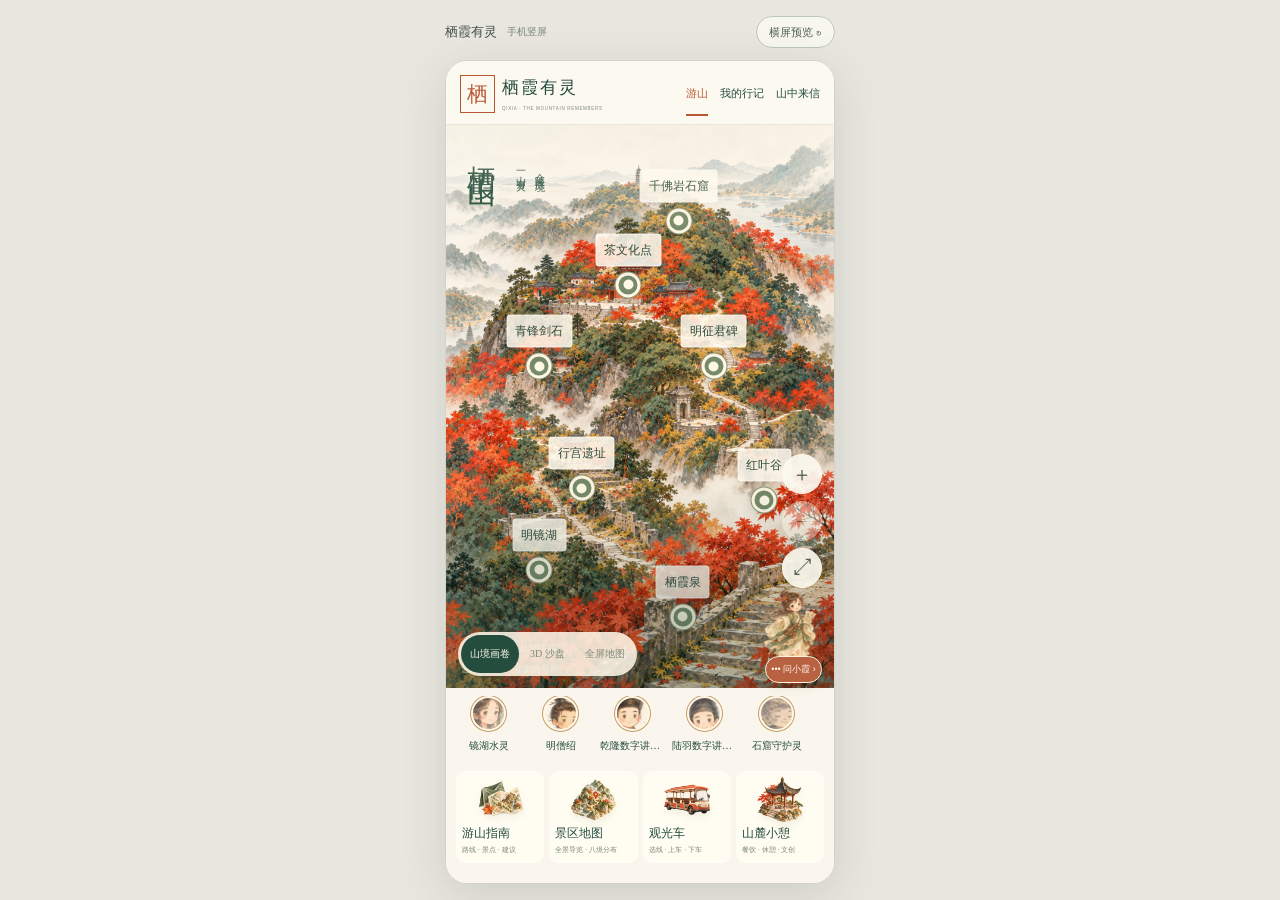
<file: index.html>
<!doctype html>
<html lang="zh-CN">
<head>
<meta charset="utf-8"><meta name="viewport" content="width=device-width,initial-scale=1,viewport-fit=cover">
<meta name="theme-color" content="#faf4e8"><meta name="apple-mobile-web-app-capable" content="yes">
<title>栖霞有灵 · 手机游山伙伴</title>
<link rel="stylesheet" href="assets/theme/mobile-shell.css">
<script src="assets/theme/mobile-shell.js" defer></script>
</head>
<body>
<main class="phone-preview" aria-label="栖霞有灵手机应用">
 <header class="phone-preview-bar"><span><b>栖霞有灵</b><small id="phone-size">手机竖屏</small></span><button id="phone-rotate" type="button" aria-label="切换到手机横屏" aria-pressed="false">横屏预览 ↻</button></header>
 <div class="phone-viewport"><iframe id="phone-app" title="栖霞有灵 · 手机应用" allow="microphone; camera; autoplay; fullscreen" allowfullscreen></iframe><p class="phone-loading" role="status">正在翻开栖霞山…</p></div>
</main>
<noscript>请开启 JavaScript，以使用地图、语音与小霞聊天。</noscript>
</body></html>
</file>
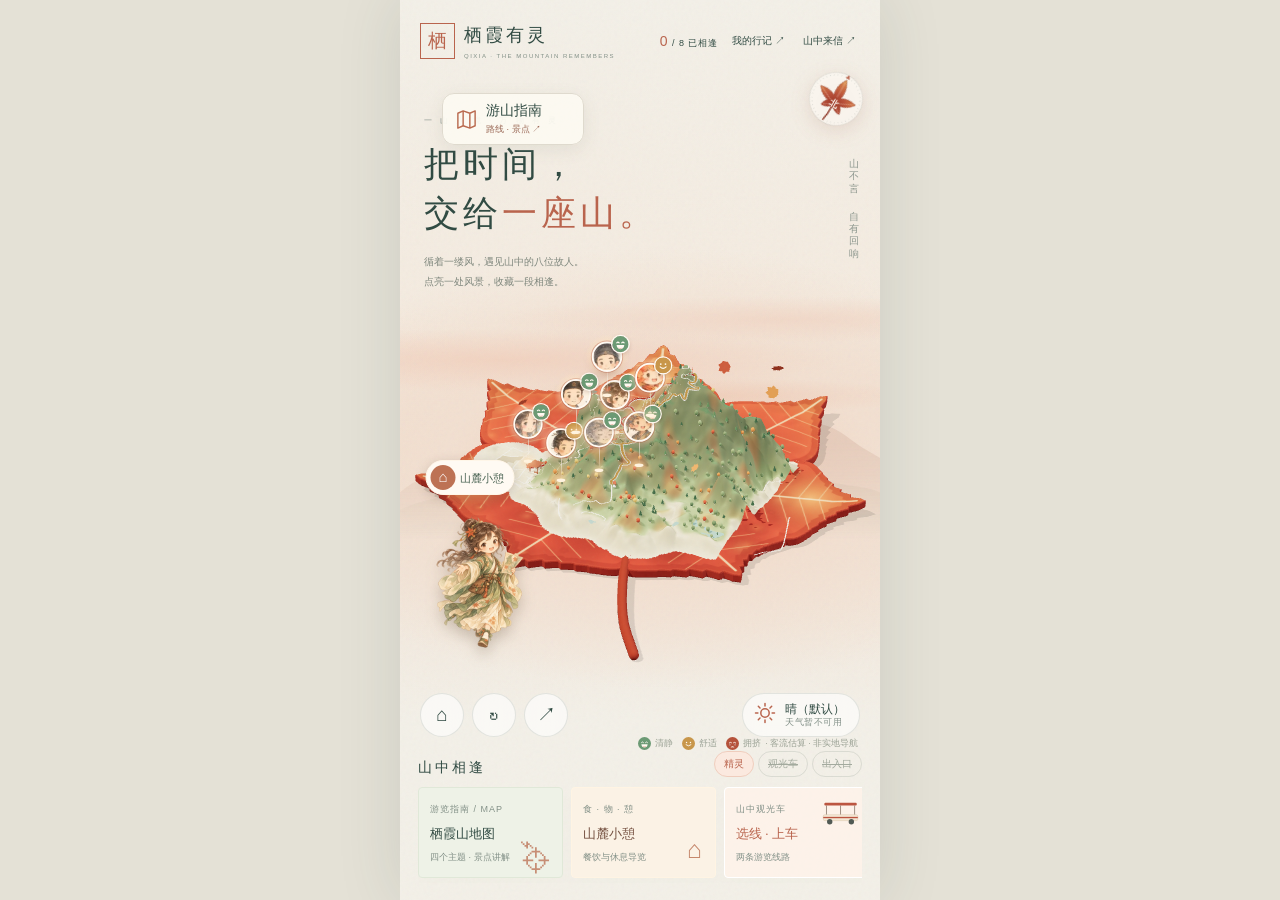
<file: legacy-sandbox/index.html>
<!doctype html>
<html lang="zh-CN"><head><script src="../assets/cloud-api.js"></script><script src="assets/demo-mode.js"></script><meta charset="utf-8"><meta name="viewport" content="width=device-width,initial-scale=1,viewport-fit=cover"><meta name="theme-color" content="#f3f0e8"><meta name="mobile-web-app-capable" content="yes"><meta name="apple-mobile-web-app-capable" content="yes"><meta name="apple-mobile-web-app-status-bar-style" content="default"><title>栖霞有灵 · 一山八境</title>
<style>
:root{--paper:#f3f0e8;--ink:#314b43;--muted:#829087;--red:#b9644d;--line:#42584b22;--serif:'Noto Serif SC','SimSun',serif}*{box-sizing:border-box}body{margin:0;background:var(--paper);color:var(--ink);font:14px 'Segoe UI','Microsoft YaHei',sans-serif;overflow:hidden}button,input,textarea{font:inherit}button{cursor:pointer;color:inherit}button:focus-visible,input:focus-visible,textarea:focus-visible{outline:2px solid var(--red);outline-offset:4px}button{border:0}#scene{position:absolute;inset:0}#scene canvas{display:block;touch-action:none}.grain{position:absolute;inset:0;pointer-events:none;opacity:.23;background-image:url("data:image/svg+xml,%3Csvg viewBox='0 0 160 160' xmlns='http://www.w3.org/2000/svg'%3E%3Cfilter id='n'%3E%3CfeTurbulence type='fractalNoise' baseFrequency='.85' numOctaves='3' stitchTiles='stitch'/%3E%3C/filter%3E%3Cpath fill='%23606050' opacity='.16' filter='url(%23n)' d='M0 0h160v160H0z'/%3E%3C/svg%3E")}.top{position:absolute;top:0;left:0;right:0;padding:30px 42px;display:flex;align-items:center;justify-content:space-between;z-index:5}.brand{display:flex;align-items:center;gap:14px}.seal{border:1px solid var(--red);color:var(--red);font:23px var(--serif);padding:4px 7px}.brand strong{font:22px var(--serif);letter-spacing:5px}.brand small{display:block;font-size:8px;letter-spacing:2.5px;margin-top:6px;color:var(--muted)}.top-actions{display:flex;gap:18px;align-items:center}.top-actions button{background:none;padding:10px 4px;font-size:12px;white-space:nowrap}.progress{font-size:11px;letter-spacing:1px;white-space:nowrap}.progress b{color:var(--red);font-size:17px;font-weight:400}.intro{position:absolute;left:44px;top:19%;pointer-events:none;transition:opacity .4s,transform .4s}.eyebrow{font-size:10px;letter-spacing:4px;color:var(--muted)}h1{font:500 clamp(38px,4vw,66px)/1.45 var(--serif);letter-spacing:5px;margin:18px 0}h1 em{font-style:normal;color:var(--red)}.intro p{font-size:12px;line-height:2;color:#7f877d}.vertical{position:absolute;right:35px;top:23%;writing-mode:vertical-rl;font:12px var(--serif);letter-spacing:6px;color:#8d978e}.compass{position:absolute;right:16px;top:calc(max(19px,env(safe-area-inset-top)) + 52px);width:56px;height:56px;z-index:3;pointer-events:none;filter:drop-shadow(0 5px 10px #8f3a2926)}.compass svg{display:block;width:100%;height:100%;overflow:visible;will-change:transform}.compass .dial{fill:#fbf8f1;fill-opacity:.88;stroke:#314b43;stroke-opacity:.16}.compass .ticks{fill:none;stroke:#314b43;stroke-opacity:.26;stroke-width:2.4;stroke-dasharray:.7 6.05}.compass .stem{fill:none;stroke:#8f3a29;stroke-width:2.6;stroke-linecap:round}.compass .leaf{stroke:#8f3a29;stroke-width:.8;stroke-linejoin:round}.compass .vein{stroke:#fff1e2;stroke-opacity:.5;stroke-width:1;stroke-linecap:round;fill:none}.compass text{fill:#fffaf2;font:600 16px var(--serif);text-anchor:middle}.sky{position:absolute;inset:0;pointer-events:none;background:radial-gradient(70% 3.5% at 22% 40%,#f1cdb9b3 0,transparent 100%),radial-gradient(60% 2.6% at 80% 35.5%,#f0d2c0a6 0,transparent 100%),radial-gradient(45% 2% at 64% 44%,#eec4ad80 0,transparent 100%),radial-gradient(120% 34% at 55% 52%,#f0d0bb 0,#f2e0d1 38%,transparent 72%),linear-gradient(180deg,#f3f0e8 0,#f4ebe0 34%,#f1dccb 50%,#f2e6da 64%,#f3f0e8 80%)}.sky svg{position:absolute;left:0;width:100%;top:36%;height:24%;-webkit-mask-image:linear-gradient(180deg,#000 55%,transparent);mask-image:linear-gradient(180deg,#000 55%,transparent)}.hud{position:absolute;left:42px;bottom:190px;display:flex;gap:8px;align-items:center}.hud button{background:#fff9;border:1px solid var(--line);width:40px;height:40px;border-radius:50%;font-size:19px;backdrop-filter:blur(10px)}.hint{font-size:10px;color:#8b9389;margin-left:8px}.dock{position:absolute;bottom:25px;left:42px;right:42px;z-index:4}.dock-title{display:flex;justify-content:space-between;align-items:end;margin-bottom:13px}.dock-title strong{font:16px var(--serif);letter-spacing:3px}.dock-title span{font-size:10px;color:var(--muted)}.destinations{display:grid;grid-template-columns:repeat(8,1fr);gap:9px}.destination{position:relative;overflow:hidden;display:flex;align-items:center;text-align:left;height:102px;padding:12px 8px 12px 13px;background:#fff8;border:1px solid #fff;border-radius:4px;box-shadow:0 8px 24px #52604b04;transition:transform .35s,background .35s,border-color .35s}.destination:hover{transform:translateY(-5px);background:#fff}.destination.active{border-color:#b9644d80;background:#fff}.destination img{position:absolute;height:100px;width:73px;object-fit:contain;right:-9px;bottom:-9px;opacity:.8;transition:transform .4s}.destination:hover img{transform:translateY(-4px) rotate(-3deg)}.destination .info{position:relative;z-index:1;align-self:flex-start}.destination small{font-size:9px;letter-spacing:1px;color:var(--muted)}.destination strong{display:block;font:14px var(--serif);margin:9px 0 4px}.destination .tag{font-size:9px;color:var(--muted)}.destination.visited:after{content:'✓';position:absolute;right:8px;top:6px;color:var(--red);font-size:11px}#labels{position:absolute;inset:0;pointer-events:none;z-index:1;isolation:isolate}.panel{position:absolute;z-index:7;right:30px;top:100px;width:370px;bottom:185px;min-height:330px;max-height:690px;background:#fcfaf5f5;border:1px solid #fff;border-radius:8px;box-shadow:0 25px 80px #314b431c;backdrop-filter:blur(24px);overflow:auto;transform:translateX(calc(100% + 45px));opacity:0;transition:transform .55s cubic-bezier(.22,1,.36,1),opacity .3s;pointer-events:none}.panel.open{transform:translateX(0);opacity:1;pointer-events:auto}.panel-head{padding:27px 27px 0}.panel-close{position:absolute;right:14px;top:12px;background:none;font-size:26px;color:var(--muted);width:38px;height:38px}.panel h2{font:29px var(--serif);letter-spacing:4px;margin:12px 0 7px}.panel .subtitle{font-size:11px;color:var(--muted)}.portrait{height:195px;position:relative;display:grid;place-items:center;margin-top:8px;overflow:hidden;background:radial-gradient(ellipse at 50% 80%,#e2e8dc 0,transparent 65%)}.portrait:after{content:'';width:160px;height:160px;border:1px solid #aaad8a33;border-radius:50%;position:absolute}.portrait img{position:relative;z-index:1;height:195px;width:175px;object-fit:contain;filter:drop-shadow(0 10px 12px #46554113);animation:arrive .7s cubic-bezier(.2,.8,.2,1)}.panel-body{padding:0 27px 25px}.quote{font:15px/1.9 var(--serif);margin:10px 0 16px}.tabs{display:flex;border-bottom:1px solid var(--line);gap:22px}.tabs button{background:none;padding:11px 0;font-size:11px;color:var(--muted);border-bottom:2px solid transparent}.tabs button.active{color:var(--ink);border-color:var(--red)}.story{font-size:12px;line-height:1.95;color:#7a847b;min-height:76px;padding-top:14px}.main-button{background:var(--ink);color:#fff;border-radius:3px;min-height:43px;padding:12px 18px;font-size:12px;transition:transform .2s,background .2s}.main-button:hover{background:#466557}.main-button:active{transform:scale(.97)}.next{display:flex;align-items:center;justify-content:space-between;width:100%;margin-top:17px}.panel-note{font-size:9px;color:#a3aa9e;margin:14px 0 0;line-height:1.6}.guide{position:absolute;left:44px;bottom:255px;width:230px;font:12px/1.8 var(--serif);color:#8a9287;transition:opacity .3s}.guide:before{content:'山灵来信';display:block;font-size:10px;letter-spacing:3px;color:var(--red);margin-bottom:8px}.selected .intro,.selected .guide{opacity:0;transform:translateY(-8px)}.toast{position:fixed;z-index:20;bottom:180px;left:50%;transform:translate(-50%,12px);opacity:0;padding:12px 20px;background:#314b43ec;color:#fff;border-radius:4px;font-size:12px;pointer-events:none;transition:.3s}.toast.show{opacity:1;transform:translate(-50%,0)}.modal{position:fixed;inset:0;z-index:15;background:#314b4344;backdrop-filter:blur(12px);display:grid;place-items:center;opacity:0;pointer-events:none;transition:opacity .3s}.modal.open{opacity:1;pointer-events:auto}.modal-card{position:relative;width:min(480px,calc(100% - 32px));max-height:85dvh;overflow:auto;background:#faf8f1;padding:34px;border-radius:8px;box-shadow:0 20px 90px #314b4333;transform:translateY(20px);transition:transform .4s}.modal.open .modal-card{transform:translateY(0)}.modal h2{font:25px var(--serif);margin:0 0 12px}.modal p{font-size:12px;line-height:1.9;color:var(--muted)}.modal label{display:block;font-size:12px;margin-top:18px}.modal input,.modal textarea{display:block;width:100%;padding:12px;margin:8px 0 18px;border:1px solid var(--line);background:#fff9;border-radius:3px;color:var(--ink)}.modal textarea{min-height:100px;resize:vertical}.entry{border-top:1px solid var(--line);padding:15px 0}.entry strong{font:16px var(--serif)}.entry small{float:right;color:var(--muted);font-size:10px}.entry p{white-space:pre-wrap}.loading{position:absolute;inset:0;background:var(--paper);display:grid;place-content:center;z-index:25;text-align:center;transition:opacity .7s}.loading.done{opacity:0;pointer-events:none}.loading h2{font:28px var(--serif);letter-spacing:8px}.loading p{font-size:11px;letter-spacing:3px;color:var(--muted)}.loading i{height:1px;background:var(--red);animation:breathe 1s infinite alternate}.model-note{position:absolute;right:44px;bottom:177px;font-size:8px;color:#9ba295;display:flex;align-items:center;gap:4px;white-space:nowrap}.face-icon{display:inline-block;width:13px;height:13px;vertical-align:-3px;flex:none}.model-note .face-icon{margin-left:5px} @keyframes arrive{from{opacity:0;transform:translateY(20px) scale(.94)}to{opacity:1;transform:none}}@keyframes breathe{to{opacity:.2;transform:scaleX(.4)}}
.top{padding:19px 20px}.brand{gap:9px}.brand strong{font-size:18px;letter-spacing:3px}.brand small{font-size:6px;letter-spacing:1.5px}.seal{font-size:19px}.top-actions{gap:10px}.top-actions button{font-size:10px}.progress{font-size:9px}.progress b{font-size:14px}.intro{left:24px;top:115px}.intro h1{font-size:35px;letter-spacing:4px;line-height:1.4;margin:14px 0}.intro p{font-size:10px}.eyebrow{font-size:8px;letter-spacing:3px}.vertical{font-size:10px;right:20px;top:150px;letter-spacing:5px}.guide{display:none}.dock{left:18px;right:18px;bottom:max(17px,env(safe-area-inset-bottom))}.dock-title{margin-bottom:10px}.dock-title strong{font-size:14px}.dock-title span{font-size:9px}.destinations{display:flex;overflow-x:auto;scroll-snap-type:x mandatory;gap:8px;padding-bottom:5px;scrollbar-width:none}.destination{flex:0 0 125px;height:91px;scroll-snap-align:start;padding:11px}.destination strong{font-size:13px}.destination img{height:90px;opacity:.85}.hud{left:20px;bottom:163px}.hud button{width:36px;height:36px}.model-note{bottom:150px;right:22px;font-size:8.5px}.panel{left:10px;right:10px;top:auto;bottom:0;width:auto;min-height:0;max-height:70dvh;border-radius:18px 18px 0 0;transform:translateY(105%);padding-bottom:env(safe-area-inset-bottom)}.panel.open{transform:translateY(0)}.panel:before{content:'';display:block;width:34px;height:4px;background:#c4c8bb;margin:10px auto 0;border-radius:5px}.panel-head{padding:8px 24px 0}.panel h2{font-size:25px;margin:7px 0}.portrait{height:140px;position:absolute;right:28px;top:44px;width:125px;pointer-events:none}.portrait img{height:139px;width:120px}.portrait:after{width:110px;height:110px}.panel-body{padding:10px 24px 24px}.quote{padding-right:115px;font-size:13px;min-height:70px;margin-top:8px}.tabs{gap:24px}.story{min-height:60px}.next{margin-top:12px}.toast{bottom:155px}.selected .dock{pointer-events:none;opacity:.35}.panel-note{font-size:8px}.modal-card{padding:27px}.loading h2{font-size:24px}
@media(prefers-reduced-motion:reduce){*,*:before,*:after{animation:none!important;transition:none!important}}
html,body{width:100%;height:100%;overflow:hidden}#labels{overflow:hidden}.loading.done{visibility:hidden;transition:opacity .7s,visibility 0s .7s}.clue-options{display:flex;gap:6px;flex-wrap:wrap;margin:10px 0}.clue-options button{border:1px solid var(--line);background:#fff9;border-radius:3px;padding:7px 10px;font-size:11px}.clue-options button.correct{border-color:#668a70;background:#e2ebdf}.clue-feedback{color:var(--red);font-size:11px}
/* 山中精灵：每个景点由对应的精灵守着，悬在落点上方轻轻浮动 */
.spirit{position:absolute;left:0;top:0;width:42px;height:62px;padding:0;background:none;pointer-events:auto;transform:translate(-50%,-100%);transform-origin:50% 100%;transition:opacity .35s}.spirit .thread{position:absolute;left:50%;top:32px;bottom:3px;width:1px;background:linear-gradient(#fff8ee,#fff8ee00)}.spirit .foot{position:absolute;left:50%;bottom:0;width:10px;height:4px;margin-left:-5px;border-radius:50%;background:#fff3df;box-shadow:0 0 7px 3px #ffd9a8b0}.spirit .float{position:absolute;left:4px;top:0;width:34px;height:34px;animation:drift 3.8s ease-in-out infinite;animation-delay:var(--d)}.spirit .float:before{content:'';position:absolute;inset:-8px;border-radius:50%;background:radial-gradient(circle,#ffe6c2 35%,#ffe6c200 70%);opacity:.75;animation:glow 3.8s ease-in-out infinite;animation-delay:var(--d)}.spirit .face{position:absolute;inset:0;border-radius:50%;background:#f6eee1 var(--img) no-repeat;background-size:66px auto;background-position:var(--pos);border:2px solid #fffaf3;box-shadow:0 0 0 1px #a8452f59,0 9px 16px -7px #6b2a1a8c;transition:transform .4s cubic-bezier(.2,.8,.2,1),box-shadow .4s}.spirit .mood{position:absolute;right:-7px;top:-6px;width:18px;height:18px;border-radius:50%;box-shadow:0 0 0 1.5px #fffaf3,0 2px 6px #5a2a1a47;transform:scale(0);transition:transform .45s cubic-bezier(.3,1.6,.5,1)}.spirit .mood svg,.face-icon svg{display:block;width:100%;height:100%}.spirit[data-crowd] .mood{transform:scale(1)}.spirit.visited .face{box-shadow:0 0 0 1.5px #d49a4c,0 9px 16px -7px #6b2a1a8c}.spirit:focus-visible{outline:none}.spirit:focus-visible .face{box-shadow:0 0 0 2px var(--red),0 9px 16px -7px #6b2a1a8c}.spirit.active .face{transform:scale(1.22);box-shadow:0 0 0 2px var(--red),0 12px 22px -8px #6b2a1aa6}.spirit.hidden,.spirit.clustered{opacity:0;pointer-events:none}.spirit.cluster:after{content:attr(data-n);position:absolute;z-index:2;left:-3px;top:22px;min-width:17px;height:17px;padding:0 4px;border-radius:9px;background:var(--ink);color:#fff;font:600 10px/17px sans-serif;text-align:center;box-shadow:0 0 0 1.5px #fffaf3}@media(hover:hover){.spirit:hover .face{transform:scale(1.12)}}
@keyframes drift{0%,100%{transform:translateY(0)}50%{transform:translateY(-5px)}}@keyframes glow{0%,100%{transform:scale(.92);opacity:.55}50%{transform:scale(1.08);opacity:.9}}
/* 移动端专用：应用容器、安全区、触控优化 */
html{-webkit-text-size-adjust:100%}body{background:#e4e1d6;overscroll-behavior:none;-webkit-tap-highlight-color:transparent;-webkit-user-select:none;user-select:none}input,textarea{-webkit-user-select:text;user-select:text}button{touch-action:manipulation}
#app{position:relative;width:100%;max-width:480px;height:100vh;height:100dvh;margin:0 auto;overflow:hidden;background:var(--paper);transform:translateZ(0)}
@media(min-width:481px){#app{box-shadow:0 0 60px #314b4322}}
.top{padding-top:max(19px,env(safe-area-inset-top))}
.top-actions button{min-height:44px}.hud button{width:44px;height:44px}.hud{right:20px}.hud .wx-pill{margin-left:auto;width:auto;display:flex;align-items:center;gap:8px;padding:0 14px 0 10px;border-radius:22px;font-size:12px;line-height:1.3;text-align:left;white-space:nowrap}.wx-pill svg{width:24px;height:24px;flex:none;color:var(--red)}.wx-pill small{display:block;font-size:8.5px;color:var(--muted);letter-spacing:.5px}.wx-pill.demo{border-color:#b9644d73;background:#fff4ecd9}
/* 天气：天空与远山随之变化（雨幕、阴云的灰调），3D 场景内另有雨丝、云团与湿润光泽 */
.sky:after{content:'';position:absolute;inset:0;background:linear-gradient(180deg,#dfe4e4 0,#e3e6e3 40%,#e6e7e2 62%,#ecebe5 82%,#f0eee8);opacity:0;transition:opacity 2.5s}.sky:before{content:'';position:absolute;inset:0;z-index:1;opacity:0;transition:opacity 2s;background:url("data:image/svg+xml,%3Csvg xmlns='http://www.w3.org/2000/svg' width='90' height='120'%3E%3Cg stroke='%238fa1a8' stroke-width='1' stroke-linecap='round'%3E%3Cpath d='M14 6l-2.6 15M55 38l-2.6 15M82 74l-2.6 15M31 90l-2.6 15M70 2l-2.2 12M6 60l-2.2 12'/%3E%3C/g%3E%3C/svg%3E");animation:rainfall .55s linear infinite}@keyframes rainfall{to{background-position:0 120px}}
#app[data-wx=partly] .sky:after{opacity:.3}#app[data-wx=overcast] .sky:after{opacity:.68}#app[data-wx=fog] .sky:after{opacity:.75}#app[data-wx=snow] .sky:after{opacity:.7}#app[data-wx=rain] .sky:after{opacity:.85}#app[data-wx=storm] .sky:after{opacity:.95}#app[data-wx=rain] .sky:before{opacity:.32}#app[data-wx=storm] .sky:before{opacity:.5}
.spirit .say{position:absolute;left:50%;bottom:calc(100% + 8px);transform:translateX(-50%) scale(.6);opacity:0;width:max-content;max-width:150px;padding:6px 9px;background:#fffaf3;border-radius:8px;box-shadow:0 6px 16px #5a2a1a26;font:11px/1.5 var(--serif);color:var(--ink);white-space:normal;pointer-events:none;transition:opacity .3s,transform .4s cubic-bezier(.3,1.5,.5,1)}.spirit .say:after{content:'';position:absolute;left:50%;bottom:-4px;width:8px;height:8px;margin-left:-4px;background:inherit;transform:rotate(45deg)}.spirit.greet .say{opacity:1;transform:translateX(-50%) scale(1)}.spirit.greet .face{transform:scale(1.25)}
/* 观光车站牌 */
.stop{position:absolute;left:0;top:0;width:34px;height:44px;padding:0;background:none;pointer-events:auto;transform:translate(-50%,-100%);transition:opacity .35s}.stop .disc{position:absolute;left:3px;top:0;width:28px;height:28px;border-radius:50%;background:#fffaf3;color:var(--red);display:grid;place-items:center;box-shadow:0 0 0 1.5px #b5452f,0 6px 12px -5px #6b2a1a8c}.stop .disc svg{width:18px;height:18px}.stop .thread{position:absolute;left:50%;top:28px;bottom:2px;width:1.5px;margin-left:-.75px;background:#b5452f99}.stop .mood{position:absolute;right:-5px;top:-5px;width:15px;height:15px;border-radius:50%;box-shadow:0 0 0 1.5px #fffaf3}.stop .mood svg{display:block;width:100%;height:100%}.stop.home .disc{background:var(--red);color:#fffaf3;box-shadow:0 0 0 2px #fffaf3,0 6px 12px -5px #6b2a1a8c}.stop.hidden{opacity:0;pointer-events:none}.stop.active .disc{transform:scale(1.2)}
.bus-card{background:#fff3eacc}.bus-card .bus-art{position:absolute;right:8px;top:8px;width:40px;height:32px;opacity:.9}.bus-card strong{font-size:13px}.bus-card strong{color:var(--red)}
/* 站点面板 */
.eta{display:flex;align-items:baseline;gap:6px;margin:14px 0 4px}.eta b{font:500 34px var(--serif);color:var(--red)}.eta span{font-size:12px;color:var(--muted)}.queue{display:flex;align-items:center;gap:7px;font-size:12px;color:#6f7a70}.queue .face-icon{width:18px;height:18px}.line-strip{list-style:none;display:flex;justify-content:space-between;margin:20px 0 6px;padding:0;position:relative}.line-strip:before{content:'';position:absolute;left:12px;right:12px;top:6px;height:2px;background:#e3d3c4}.line-strip li{position:relative;z-index:1;flex:1;text-align:center;font-size:10px;color:var(--muted);line-height:1.4}.line-strip li i{display:block;width:14px;height:14px;margin:0 auto 6px;border-radius:50%;background:#fffaf3;border:2px solid #d9c2ad}.line-strip li.here{color:var(--ink);font-weight:500}.line-strip li.here i{border-color:var(--red);background:var(--red)}.line-strip li.bus i{border-color:var(--red)}.line-strip li.bus:after{content:'';position:absolute;top:-14px;left:50%;width:14px;height:12px;margin-left:-7px;background:var(--red);-webkit-mask:url("data:image/svg+xml,%3Csvg xmlns='http://www.w3.org/2000/svg' viewBox='0 0 14 12'%3E%3Cpath d='M1 3h12v6H1zM2 1h10v2H2z'/%3E%3Ccircle cx='4' cy='10.5' r='1.5'/%3E%3Ccircle cx='10' cy='10.5' r='1.5'/%3E%3C/svg%3E") center/contain no-repeat;mask:url("data:image/svg+xml,%3Csvg xmlns='http://www.w3.org/2000/svg' viewBox='0 0 14 12'%3E%3Cpath d='M1 3h12v6H1zM2 1h10v2H2z'/%3E%3Ccircle cx='4' cy='10.5' r='1.5'/%3E%3Ccircle cx='10' cy='10.5' r='1.5'/%3E%3C/svg%3E") center/contain no-repeat}.near{display:flex;gap:10px;margin:14px 0 4px;flex-wrap:wrap}.near button{display:flex;align-items:center;gap:8px;padding:5px 12px 5px 5px;border-radius:24px;background:#fff;border:1px solid var(--line);font:12px var(--serif);min-height:44px}.near button i{width:32px;height:32px;border-radius:50%;background:#f6eee1 var(--img) no-repeat;background-size:62px auto;background-position:var(--pos);flex:none}.rain-tip{margin:10px 0 0;font-size:11px;color:#5d7f8c}
/* 乘车漫游 */
.ride-bar{position:absolute;z-index:8;left:16px;right:16px;bottom:max(20px,env(safe-area-inset-bottom));display:flex;align-items:center;gap:12px;padding:10px 10px 10px 16px;background:#fffaf3f2;border-radius:30px;box-shadow:0 14px 40px #6b2a1a33;transform:translateY(140%);opacity:0;transition:transform .5s cubic-bezier(.22,1,.36,1),opacity .3s}.riding .ride-bar{transform:none;opacity:1}.ride-bar .ride-ico{width:36px;height:36px;border-radius:50%;background:var(--red);color:#fff;display:grid;place-items:center;flex:none}.ride-bar .ride-ico svg{width:22px;height:22px}.ride-bar b{display:block;font:500 14px var(--serif)}.ride-bar small{font-size:10px;color:var(--muted)}.ride-bar span:nth-child(2){flex:1;min-width:0}.ride-bar button{background:var(--ink);color:#fff;border-radius:22px;min-height:44px;padding:0 18px;font-size:12px}.riding .intro,.riding .dock,.riding .hud,.riding .vertical,.riding .model-note,.riding .stop{opacity:0;pointer-events:none;transition:opacity .4s}
/* 拍照问精灵 */
.ask{display:flex;gap:8px;margin:2px 0 14px}.ask button{display:flex;align-items:center;gap:7px;min-height:44px;padding:0 16px;border-radius:22px;font-size:12px}.ask svg{width:18px;height:18px}.ask .ask-photo{background:var(--red);color:#fff;box-shadow:0 8px 18px -8px #b5452fb3}.ask .ask-listen{background:#fff;border:1px solid var(--line)}.chat{display:flex;flex-direction:column;gap:10px}.msg{display:flex;gap:8px;align-items:flex-end}.msg.me{justify-content:flex-end}.msg.me img{width:120px;height:90px;object-fit:cover;border-radius:12px 12px 3px 12px;box-shadow:0 6px 14px #3a1a1026}.msg .ava{width:30px;height:30px;border-radius:50%;flex:none;background:#f6eee1 var(--img) no-repeat;background-size:58px auto;background-position:var(--pos);box-shadow:0 0 0 1.5px #fffaf3,0 0 0 2.5px #b5452f55}.bubble{max-width:82%;padding:9px 12px;background:#fff;border-radius:12px 12px 12px 3px;box-shadow:0 4px 12px #3a1a1012;font:13px/1.75 var(--serif);color:var(--ink)}.bubble small{display:block;font:9px sans-serif;color:var(--muted);margin-top:3px}.typing i{display:inline-block;width:5px;height:5px;margin:0 2px;border-radius:50%;background:#c9a58c;animation:dot 1s infinite}.typing i:nth-child(2){animation-delay:.15s}.typing i:nth-child(3){animation-delay:.3s}@keyframes dot{50%{transform:translateY(-4px);opacity:.4}}.narr{margin-top:4px;padding:12px 14px;border-radius:10px;background:#fbf3ea;border:1px solid #efdccb}.narr .narr-top{display:flex;align-items:center;justify-content:space-between;font-size:10px;color:var(--red);letter-spacing:1px}.narr .narr-top button{background:none;font-size:11px;color:var(--muted);min-height:32px}.narr p{margin:6px 0 8px;font:12.5px/1.9 var(--serif);color:#5f6a62}.narr .bar{height:2px;background:#ead8c7;border-radius:2px;overflow:hidden}.narr .bar i{display:block;height:100%;width:0;background:var(--red);transition:width .25s linear}.portrait.speaking:after{border-color:#b5452f80;animation:speak 1.1s ease-out infinite}@keyframes speak{from{transform:scale(.9);opacity:1}to{transform:scale(1.15);opacity:0}}.entry-photo{display:block;width:100%;max-height:180px;object-fit:cover;border-radius:6px;margin-top:4px}
.peak-tag{position:absolute;transform:translate(-50%,-100%);font:10px var(--serif);letter-spacing:1px;color:#56665b;background:#fffaf3c7;padding:2px 7px;border-radius:9px;pointer-events:none;white-space:nowrap;transition:opacity .3s}.peak-tag.hidden{opacity:0}
.layers{display:flex;gap:4px;align-items:center}.layers button{min-height:26px;padding:0 9px;border-radius:13px;border:1px solid var(--line);background:transparent;font-size:10px;color:#a3aa9e;text-decoration:line-through;transition:background .2s,color .2s}.layers button[aria-pressed=true]{background:#fbe9df;border-color:#efcdbd;color:var(--red);text-decoration:none}
.no-spirit #labels .spirit,.no-bus #labels .bus-tag,.no-bus #labels .stop,.no-gate #labels .gate-tag,.no-gate #labels .lot-tag{display:none}#labels .occluded{opacity:0!important;pointer-events:none!important}
.crowd-line{display:flex;align-items:center;gap:7px;margin-top:9px;font-size:11px;color:#6f7a70;line-height:1.6}.crowd-line .face-icon{width:18px;height:18px}.crowd-line b{font-weight:500;color:var(--ink)}.crowd-line em{font-style:normal;color:var(--muted)}.panel-close{width:44px;height:44px}.tabs button{min-height:44px}.clue-options button{min-height:40px}
@media(hover:hover){.destination:hover{transform:none;background:#fff8}.destination:hover img{transform:none}}
.destination:active{background:#fff}
.scene-photo{margin:12px 0 16px}.scene-photo img{display:block;width:100%;height:170px;object-fit:cover;border-radius:6px;background:#e7e9dd}.scene-photo figcaption{font-size:10px;line-height:1.6;color:#829087;margin-top:6px}.scene-photo a{color:#9a5848}.story{white-space:pre-line;color:#53665d;font-size:13px;line-height:2}.guide-listen{margin-top:10px;background:#f5ebe1;color:#96533f;border-radius:20px;padding:8px 13px;min-height:38px}@media(max-width:700px){.scene-photo img{height:150px}}
.dialogue{margin:12px 0 18px;padding:15px;border:1px solid #e8dacf;background:#fffaf4;border-radius:12px}.dialogue-title{display:flex;justify-content:space-between;align-items:center;gap:8px}.dialogue-title strong{font:16px var(--serif);color:var(--ink)}.dialogue-title span,.dialogue-note,.dialogue-status{font-size:10px;line-height:1.5;color:#829087}.dialogue-messages{display:flex;flex-direction:column;gap:9px;max-height:230px;overflow:auto;margin:12px 0}.dialogue-message{max-width:90%;padding:9px 12px;border-radius:12px;background:#f0eee5;font:12px/1.7 sans-serif;white-space:pre-wrap}.dialogue-message.user{align-self:flex-end;background:#f6e3d9}.dialogue-message img{display:block;max-width:140px;max-height:100px;border-radius:6px;margin-bottom:6px}.dialogue-form{display:flex;gap:6px;margin-top:8px}.dialogue-form input{width:0;flex:1;border:1px solid #ded9cc;border-radius:18px;padding:9px 12px;background:white;min-height:40px}.dialogue-form button,.dialogue-actions button{border-radius:20px;background:#e7eee7;padding:8px 12px;font-size:11px;min-height:38px}.dialogue-form button{background:var(--ink);color:white}.dialogue-actions{display:flex;gap:6px;flex-wrap:wrap;margin-top:8px}.dialogue-note{margin:8px 0 0}.dialogue-status:empty{display:none}
.letter-overlay[hidden],.letter-card[hidden]{display:none}.letter-overlay{position:fixed;inset:0;z-index:50;background:#263b3288;display:grid;place-items:center;padding:18px;backdrop-filter:blur(7px)}.letter-window{position:relative;width:min(620px,100%);max-height:88dvh;overflow:auto;border-radius:16px;background:#fbf8f1;padding:28px;color:var(--ink);box-shadow:0 25px 80px #15271f44}.letter-window h2{font:27px var(--serif);margin:10px 0}.letter-window h3,.letter-encounter h3{font:17px var(--serif);margin:8px 0}.letter-close{position:absolute;right:16px;top:12px;background:transparent;font-size:28px;color:#7c8a80}.letter-kicker{font-size:10px;letter-spacing:2px;color:var(--red)}.letter-intro,.letter-empty,.letter-hint{font-size:12px;color:#77857c;line-height:1.7}.letter-nav{display:flex;gap:20px;border-bottom:1px solid var(--line);margin:18px 0}.letter-nav button{background:none;padding:10px 0;color:#829087}.letter-nav button.active{border-bottom:2px solid var(--red);color:var(--ink)}.letter-select{padding:8px;border:1px solid var(--line);background:white;border-radius:6px;color:var(--ink)}.word-cloud{display:flex;flex-wrap:wrap;gap:7px;align-items:baseline;margin:14px 0}.word{background:#f4e6da;color:#a05d48;border-radius:20px;padding:5px 10px}.letter-card{background:#fff;border:1px solid #ede8dc;border-radius:10px;padding:15px;margin:12px 0}.letter-meta,.letter-status{font-size:10px;color:#8c9a90}.letter-text{white-space:pre-wrap;font:14px/1.8 var(--serif);margin:9px 0;color:var(--ink)}.letter-image{display:block;max-width:100%;max-height:260px;border-radius:7px;object-fit:contain;margin:8px 0}.letter-link{background:none;color:var(--red);padding:8px 8px 8px 0;font-size:12px}.letter-form label{display:block;margin:15px 0;font-size:12px}.letter-form label span{color:#9ba69d}.letter-form input:not([type=radio]),.letter-form textarea{display:block;width:100%;border:1px solid #deded3;border-radius:7px;background:white;padding:10px;margin:7px 0;color:var(--ink)}.letter-form textarea{min-height:90px}.letter-form fieldset{border:1px solid #e5ded3;border-radius:8px;margin:15px 0}.letter-form .letter-radio{margin:8px 0}.letter-primary{background:var(--ink);color:white;padding:11px 18px;border-radius:6px;min-height:42px}.letter-result{color:var(--red);font-size:12px}.letter-encounter{padding:16px 0;margin-top:20px;border-top:1px solid var(--line)}.letter-invite{margin-top:12px;border-top:1px solid #eaded0;padding-top:10px;font:12px/1.7 var(--serif)}@media(max-width:700px){.letter-window{padding:22px}.top-actions{gap:5px}.top-actions button{font-size:9px}}
</style><link rel="stylesheet" href="assets/js/guide-agent.css"></head><body>
<div id="app">
<div class="sky" aria-hidden="true"><svg viewBox="0 0 400 100" preserveAspectRatio="none"><path d="M0 78 C30 64 52 70 78 58 C104 46 124 60 150 52 C176 44 196 30 222 40 C246 49 262 38 290 44 C320 50 344 40 372 52 C386 58 394 60 400 62 V100 H0Z" fill="#dcbcaa" fill-opacity=".5"/><path d="M0 86 C40 76 62 82 96 72 C130 62 150 74 182 68 C214 62 232 54 262 62 C292 70 316 62 344 70 C366 76 384 74 400 78 V100 H0Z" fill="#c9b5a0" fill-opacity=".42"/><path d="M0 94 C80 88 150 92 220 89 C290 86 340 90 400 88 V100 H0Z" fill="#b8bba5" fill-opacity=".25"/></svg></div><div id="scene" role="img" aria-label="可点击探索的栖霞山秋色沙盘"></div><div class="grain"></div>
<header class="top"><div class="brand"><span class="seal">栖</span><div><strong>栖霞有灵</strong><small>QIXIA · THE MOUNTAIN REMEMBERS</small></div></div><div class="top-actions"><div class="progress"><b id="count">0</b> / 8 已相逢</div><button id="journal-button">我的行记 ↗</button></div></header>
<section class="intro"><div class="eyebrow">一 山 八 境 · 万 物 有 灵</div><h1>把时间，<br>交给<em>一座山。</em></h1><p>循着一缕风，遇见山中的八位故人。<br>点亮一处风景，收藏一段相逢。</p></section><div class="vertical">山 不 言 · 自 有 回 响</div><div class="guide">不必急着抵达山顶。<br>从湖畔出发，看看谁在等你。</div>
<div id="labels"></div><div class="hud"><button id="reset" aria-label="回到全景">⌂</button><button id="rotate" aria-label="开启环山漫游" aria-pressed="false">↻</button><button id="route" aria-label="跟随山灵游览">↗</button><button class="wx-pill" id="wx-pill" aria-live="polite"><span id="wx-icon"></span><span><span id="wx-text">读取天气…</span><small id="wx-sub">栖霞山实时</small></span></button></div><div class="compass" role="img" aria-label="枫叶指北针：叶尖始终指向沙盘北方"><svg id="compass-dial" viewBox="0 0 100 100" aria-hidden="true"><defs><radialGradient id="leaf-fill" cx="50" cy="60" r="46" gradientUnits="userSpaceOnUse"><stop offset="0" stop-color="#9a3727"/><stop offset=".42" stop-color="#b9513a"/><stop offset=".78" stop-color="#cf7444"/><stop offset="1" stop-color="#dd9b55"/></radialGradient></defs><circle class="dial" cx="50" cy="50" r="47.5"/><circle class="ticks" cx="50" cy="50" r="43"/><path d="M50 1.5 L54 8.5 L46 8.5Z" fill="#b9644d"/><path class="stem" d="M50 66 Q50.6 81 47.6 93"/><path class="leaf" fill="url(#leaf-fill)" d="M50.0 66.5 L49.4 66.5 L48.9 66.4 L48.3 66.4 L47.8 66.3 L47.2 66.2 L46.6 66.2 L46.1 66.5 L45.6 66.8 L45.2 67.2 L44.7 67.7 L44.3 68.1 L43.9 68.5 L43.3 69.0 L43.7 68.0 L43.1 68.5 L42.4 69.0 L42.0 69.3 L41.5 69.6 L41.1 70.0 L41.3 69.2 L40.8 69.5 L40.3 69.8 L39.8 70.1 L39.3 70.4 L38.7 70.7 L38.2 71.0 L38.4 70.3 L37.8 70.6 L37.3 70.9 L36.7 71.1 L35.9 71.3 L35.2 71.4 L34.5 71.3 L33.7 71.4 L32.9 71.5 L32.4 71.6 L31.8 71.6 L31.5 71.0 L31.6 70.4 L31.7 69.9 L32.0 69.1 L32.0 68.5 L32.4 67.6 L32.5 67.0 L32.5 66.3 L32.5 65.6 L33.7 64.2 L33.8 63.6 L33.9 63.0 L34.0 62.4 L35.2 61.6 L35.3 60.9 L35.4 60.3 L36.7 59.4 L36.9 58.9 L37.2 58.4 L37.8 58.0 L37.2 57.9 L36.5 57.8 L36.0 57.7 L35.3 57.6 L34.6 57.5 L33.9 57.4 L33.1 57.3 L33.7 56.9 L33.0 56.8 L32.2 56.6 L31.5 56.4 L30.8 56.2 L30.0 56.0 L29.2 55.7 L29.8 55.4 L29.0 55.1 L28.2 54.8 L27.4 54.5 L26.6 54.2 L25.8 53.8 L25.0 53.4 L25.5 53.1 L24.7 52.7 L23.9 52.3 L23.0 51.8 L22.2 51.3 L21.4 50.8 L20.6 50.2 L20.0 49.7 L20.7 49.6 L19.9 49.0 L19.2 48.5 L18.6 47.9 L18.0 47.3 L17.5 46.7 L16.9 46.0 L16.3 45.3 L15.7 44.6 L15.1 43.9 L14.5 43.2 L14.3 42.6 L15.3 42.4 L16.2 42.2 L17.1 42.0 L18.0 41.8 L18.9 41.7 L19.8 41.5 L20.5 41.4 L21.2 41.2 L21.9 41.0 L23.3 41.3 L24.0 41.2 L24.6 41.0 L25.3 40.9 L25.9 40.9 L26.5 40.8 L27.2 40.7 L27.8 40.7 L29.2 41.4 L29.8 41.4 L30.3 41.3 L30.9 41.3 L31.5 41.3 L32.3 41.3 L34.1 42.2 L34.8 42.2 L35.5 42.3 L36.2 42.4 L36.8 42.4 L38.2 43.4 L38.7 43.5 L39.3 43.7 L40.0 43.9 L40.7 44.2 L41.2 44.5 L41.7 44.9 L42.3 45.1 L42.9 45.4 L42.9 44.8 L42.8 44.2 L42.7 43.4 L42.5 42.8 L42.4 42.2 L42.2 41.5 L42.0 40.7 L42.2 40.0 L42.0 39.2 L41.9 38.4 L41.8 37.6 L41.7 36.7 L41.6 35.9 L42.0 35.3 L42.0 34.3 L42.0 33.4 L42.0 32.5 L42.0 31.5 L42.0 30.5 L42.1 29.5 L42.5 30.2 L42.6 29.2 L42.7 28.2 L42.9 27.2 L43.0 26.1 L43.2 25.1 L43.4 24.0 L43.5 23.4 L43.9 24.2 L44.0 23.6 L44.1 23.1 L44.3 22.5 L44.6 21.5 L44.9 20.5 L45.3 19.6 L45.7 18.7 L46.1 17.9 L46.6 17.2 L47.0 16.3 L47.5 15.3 L48.0 14.4 L48.5 13.4 L48.8 12.9 L49.1 12.4 L49.4 12.0 L49.7 11.5 L50.0 11.0 L50.3 11.5 L50.6 12.0 L50.9 12.4 L51.2 12.9 L51.5 13.4 L51.7 13.9 L52.2 14.8 L52.7 15.8 L53.2 16.7 L53.7 17.5 L53.9 18.2 L54.3 19.0 L54.7 19.8 L55.1 20.6 L55.5 21.3 L55.8 21.9 L56.2 22.6 L56.2 24.6 L56.5 25.4 L56.8 26.1 L57.0 26.8 L57.3 27.5 L57.5 28.1 L57.7 28.8 L57.5 30.7 L57.7 31.4 L57.8 32.0 L58.0 32.6 L58.1 33.2 L58.2 33.8 L58.3 34.4 L58.4 35.0 L57.9 36.5 L58.0 37.3 L58.1 38.0 L58.2 38.8 L58.2 39.5 L57.7 41.1 L57.6 41.8 L57.5 42.6 L57.4 43.4 L57.2 43.9 L57.1 44.6 L57.1 45.2 L57.7 45.1 L58.3 44.8 L58.8 44.6 L59.6 44.2 L60.1 43.9 L60.7 43.6 L61.4 43.2 L62.1 42.8 L62.7 42.5 L62.1 43.3 L62.8 43.0 L63.5 42.7 L64.2 42.4 L64.9 42.1 L65.7 41.8 L66.5 41.6 L66.3 42.1 L67.1 41.9 L67.9 41.6 L68.7 41.4 L69.6 41.2 L70.4 41.0 L71.3 40.8 L71.1 41.4 L72.1 41.2 L73.0 41.1 L73.9 41.0 L74.9 40.9 L75.9 40.8 L76.7 40.8 L77.5 40.9 L78.1 41.3 L79.0 41.4 L79.8 41.5 L80.7 41.6 L81.5 41.8 L82.4 41.9 L83.3 42.1 L84.3 42.3 L85.2 42.5 L85.8 42.8 L85.2 43.6 L84.6 44.3 L84.0 45.0 L83.4 45.7 L82.8 46.3 L82.2 47.0 L81.6 47.6 L81.2 48.1 L80.7 48.7 L80.4 49.2 L79.0 49.9 L78.5 50.4 L78.0 50.9 L77.6 51.3 L77.1 51.8 L76.7 52.2 L76.2 52.6 L75.8 53.0 L74.2 53.3 L73.8 53.7 L73.3 54.0 L72.9 54.4 L72.3 54.8 L71.6 55.3 L69.9 55.6 L69.3 55.9 L68.7 56.3 L68.2 56.7 L67.6 57.0 L66.0 57.0 L65.5 57.3 L64.9 57.5 L64.2 57.7 L63.4 57.9 L62.9 57.9 L62.2 58.0 L62.7 58.5 L63.3 58.9 L63.8 59.3 L64.3 59.6 L63.4 59.6 L64.0 60.1 L64.5 60.6 L65.1 61.2 L65.5 61.6 L65.9 62.1 L64.9 61.7 L65.2 62.2 L65.6 62.6 L66.0 63.1 L66.3 63.5 L66.7 64.0 L67.1 64.5 L66.3 64.4 L66.6 64.9 L67.0 65.5 L67.3 66.0 L67.6 66.5 L67.9 67.2 L68.0 67.9 L67.9 68.6 L68.1 69.4 L68.3 70.2 L68.4 70.7 L68.6 71.3 L67.9 71.6 L67.4 71.5 L66.8 71.5 L66.0 71.3 L65.4 71.4 L64.7 71.1 L64.1 71.1 L63.4 71.2 L62.7 71.3 L61.4 70.3 L60.8 70.3 L60.1 70.2 L59.5 70.2 L58.5 69.1 L57.9 69.1 L57.2 69.0 L56.2 67.9 L55.6 67.8 L55.1 67.6 L54.5 67.1 L54.1 66.6 L53.6 66.3 L53.0 66.1 L52.5 66.2 L51.9 66.3 L51.4 66.4 L50.8 66.5 L50.2 66.5Z"/><path class="vein" d="M50.0 46.0 L50.0 17.0 M58.1 55.2 L80.9 44.4 M41.9 55.2 L19.1 44.4 M54.2 61.7 L66.0 69.3 M45.8 61.7 L34.0 69.3"/><text x="50" y="63.5">北</text></svg></div><div class="model-note" id="crowd-legend">艺术化探索沙盘 · 非实地导航地图</div>
<section class="dock"><div class="dock-title"><strong>山中相逢</strong><span class="layers" role="group" aria-label="地图图层"><button data-l="spirit" aria-pressed="true">精灵</button><button data-l="bus" aria-pressed="true">观光车</button><button data-l="gate" aria-pressed="true">出入口</button></span></div><nav class="destinations" aria-label="八个景点" id="destinations"></nav></section>
<aside class="panel" id="panel" aria-label="景点故事" inert><button class="panel-close" id="close-panel" aria-label="返回山中">×</button><div id="detail"></div></aside>
<div class="modal" id="memory-modal" role="dialog" aria-modal="true" aria-label="留一只精灵" inert><div class="modal-card"><button class="panel-close" data-close="memory-modal" aria-label="关闭">×</button><div class="eyebrow">留 下 此 刻 的 一 点 光</div><h2 style="margin-top:14px">让山记住你。</h2><p id="memory-location"></p><form id="memory-form"><label for="name">给这只精灵起个名字</label><input id="name" maxlength="12" placeholder="例如：慢慢" required><label for="note">写下你想留下的一句话</label><textarea id="note" maxlength="240" placeholder="今天，是什么让你停了下来？" required></textarea><button class="main-button" type="submit">把微光留在山中 ↗</button></form></div></div>
<div class="modal" id="journal-modal" role="dialog" aria-modal="true" aria-label="我的行记" inert><div class="modal-card"><button class="panel-close" data-close="journal-modal" aria-label="关闭">×</button><div class="eyebrow">每 一 次 停 留 都 算 数</div><h2 style="margin-top:14px">我的山中行记</h2><div id="journal"></div></div></div><div class="toast" id="toast" role="status"></div><input type="file" id="photo-input" accept="image/*" capture="environment" hidden><div class="ride-bar" id="ride-bar" inert><span class="ride-ico"><svg viewBox="0 0 24 24" fill="none" stroke="currentColor" stroke-width="1.6" stroke-linecap="round" stroke-linejoin="round" aria-hidden="true"><path d="M3.5 7h17M5 7v9M19 7v9M3 16h18v1.8H3zM8 16v-3.5h8V16"/><path d="M4 7l1-2h14l1 2"/><circle cx="7.5" cy="19" r="1.4"/><circle cx="16.5" cy="19" r="1.4"/></svg></span><span><b id="ride-next">乘车中</b><small id="ride-sub">示意线路 · 跟随观光车环山</small></span><button id="ride-exit">下车</button></div><div class="loading" id="loading"><h2>山中，等你。</h2><p id="loading-text">正在展开一座山</p><i></i></div>
</div>
<script src="assets/vendor/three.min.js"></script><script src="assets/vendor/OrbitControls.js"></script><script src="assets/qixia-data.js"></script><script src="assets/transit-config.js"></script><script src="assets/voices/scripts.js"></script><script src="assets/js/guides.js"></script>
<script>
(()=>{'use strict';
const places=[
 {id:'lake',name:'明镜湖',person:'山灵 · 湖畔的陪伴者',role:'湖水 · 倒影 · 慢下来',color:0x8cb3aa,pos:[-3.1,.22,1.9],intro:'先不用赶路。看看湖面，亭桥和树影都在水里。',story:'资料把明镜湖的观察线索归纳为湖面、亭桥、倒影与题名。先从眼前看得见的东西开始：水面映着什么？',task:'在湖面上找一个最想记住的细节。',character:'角色素材/08_镜湖水灵.png'},
 {id:'stele',name:'明征君碑',person:'明僧绍 · 舍宅为寺的来客',role:'石碑 · 山林 · 一段选择',color:0xa6ad9b,pos:[-.8,.95,.15],intro:'一块碑，记住一个人怎样把自己的路交给了山。',story:'明僧绍与栖霞的故事，常从舍宅为寺说起。碑不是答案，它只是把问题留给后来的人。',task:'看看碑面和周围山林，找出一处时间留下的痕迹。',character:'角色素材/02_明僧绍.png'},
 {id:'palace',name:'行宫遗址',person:'乾隆数字讲述者 · 山中行旅',role:'遗址 · 行迹 · 被留下的名字',color:0xb49a77,pos:[1.45,1.72,-.75],intro:'这里曾经有人停留，也曾有人把所见写进了行记。',story:'行宫遗址只保留了部分地面线索。我们把史实、传说和数字演绎分开，让你先看见遗址，再决定相信哪一层。',task:'在遗址体块之间寻找一条经得起观察的线索。',character:'角色素材/03_乾隆数字讲述者.png'},
 {id:'tea',name:'茶文化点',person:'陆羽数字讲述者 · 山中茶事',role:'茶香 · 水声 · 一盏停留',color:0x9cad82,pos:[3.0,1.08,-1.65],intro:'茶要慢一点，山也一样。',story:'陆羽与茶文化的关联是一段数字演绎。我们从水、火、茶叶和人的停留开始讲起。',task:'从茶桌上找出一个让你想继续坐下来的细节。',character:'角色素材/04_陆羽数字讲述者.png'},
 {id:'cave',name:'千佛岩石窟',person:'石窟守护灵 · 岩壁的回声',role:'石窟 · 光影 · 千年的凝望',color:0x918c83,pos:[-2.25,1.12,-1.65],intro:'石壁不会说话，但光会把留下的痕迹照亮。',story:'石窟守护灵带你观察岩壁、龛像与岁月留下的纹理。',task:'找一处岩壁上的光影变化。',character:'角色素材/06_石窟守护灵.png'},
 {id:'stone',name:'青锋剑石',person:'山石地质灵 · 岩层的记忆',role:'地质 · 纹理 · 山的时间',color:0x9b927f,pos:[-3.55,1.02,-.55],intro:'一块石头，也有自己的时间。',story:'山石地质灵把条纹、断面和风化讲给你听，传说与地质解释各自保留。',task:'沿着石面找一条自然形成的纹理。',character:'角色素材/07_山石地质灵.png'},
 {id:'maple',name:'红叶谷',person:'枫叶精灵 · 秋日的来信',role:'枫叶 · 风 · 一封山中来信',color:0xb47a61,pos:[2.15,.78,1.95],intro:'每一片叶子，都知道风从哪里来。',story:'枫叶精灵邀请你观察颜色、风向和同行人的脚步。',task:'挑一片你愿意带回记忆里的颜色。',character:'角色素材/05_枫叶精灵.png'},
 {id:'spring',name:'栖霞泉',person:'镜湖水灵 · 山泉的消息',role:'泉水 · 回声 · 清凉一刻',color:0x77a9a5,pos:[1.05,.52,2.55],intro:'听见水声，就知道山还在呼吸。',story:'镜湖水灵把泉水、石缝和回声变成一场短短的观察。',task:'闭上眼，判断水声从哪一侧传来。',character:'角色素材/08_镜湖水灵.png'}
];
places[0].person='镜湖水灵 · 湖畔的陪伴者';places[7].person='山灵 · 山泉的引路人';places[7].character='角色素材/01_山灵.png';places[7].story='山灵在泉边等你。沿着一线水声，看看泉水如何穿过石缝，汇进湖泊。这是一处为探索体验设置的山泉意境。';
/* 精灵头像在立绘中的取景位置（background-position） */
['46% 14%','50% 10%','46% 14%','35% 10%','46% 15%','37% 20%','59% 34%','72% 14%'].forEach((f,i)=>places[i].face=f);
const $=s=>document.querySelector(s),reduced=matchMedia('(prefers-reduced-motion: reduce)').matches;
const stories=[
'风停下来的时候，明镜湖把亭桥、树影和天空一起收进水中。镜湖水灵守着的，是那些差一点被匆忙错过的片刻。沿着湖岸看看：同一座山，在水里会不会换一种模样？',
'明僧绍的故事，常从舍宅为寺说起。一个人的选择，让一处居所与山林结下更长的缘分。如今站在碑前，文字、苔痕和石阶都在提醒来客：有些留下，不是为了占有，而是为了让更多人抵达。',
'热闹的行旅远去了，山林慢慢收回脚步声。乾隆数字讲述者邀请你从石础和遗存出发，想象一场山中停留。眼前可见的是遗址，故事里展开的是演绎；真正属于你的，是此刻看山的角度。',
'山水、茶叶和一段不被催促的时间，凑成一盏山中茶。陆羽数字讲述者以茶文化为线索，陪你从闻香到观水。此处茶席为体验意境，何妨先放下赶路的心，听一听水沸之前的安静。',
'一束光掠过岩壁，石龛的轮廓便从阴影里浮出来。石窟守护灵守护的，不只是一张张面容，还有一代代人留在石头上的心意。保持距离，轻声凝望，让眼睛替双手完成这次相逢。',
'山石地质灵说，山的时间藏在层理、断面与风化里。青锋剑石的名字让人想到传说，而岩石本身还保留着另一种语言。先找到一条自然纹理，再试着想象：它在你到来之前，经历过多少场雨？',
'秋天不会一次来到山中。它先染红一片叶，再借一阵风，把消息送过整条山谷。枫叶精灵不请你摘走秋色，只请你挑一片最喜欢的颜色，带着它的记忆继续往前走。',
'泉水从石缝里出现，先绕过一片叶，再悄悄汇入山路旁的清凉。山灵在这处山泉意境等你：一路遇见了那么多故事，现在可以留一句自己的了。山不会回答，但它会记住你停下的这一刻。'];places.forEach((p,i)=>p.story=window.QIXIA_GUIDES?.[p.id]?.text||stories[i]);
let saved={};try{saved=JSON.parse(localStorage.getItem('qixia-explore-v2')||'{}')||{}}catch(e){}const state={visited:new Set(Array.isArray(saved.visited)?saved.visited.filter(id=>places.some(p=>p.id===id)):[]),memories:Array.isArray(saved.memories)?saved.memories:[],selected:null,tab:'story'};
function persist(){try{localStorage.setItem('qixia-explore-v2',JSON.stringify({visited:[...state.visited],memories:state.memories}))}catch(e){toast('浏览器暂时不能保存，当前探索仍可继续。')}}function toast(t){$('#toast').textContent=t;$('#toast').classList.add('show');clearTimeout(toast.timer);toast.timer=setTimeout(()=>$('#toast').classList.remove('show'),2600)}
let lastFocus;function modal(id,open){const el=$('#'+id);if(open)lastFocus=document.activeElement;el.classList.toggle('open',open);el.inert=!open;if(open)el.querySelector('input,button').focus();else lastFocus?.focus()}document.querySelectorAll('[data-close]').forEach(b=>b.onclick=()=>modal(b.dataset.close,false));document.querySelectorAll('.modal').forEach(m=>m.onclick=e=>{if(e.target===m)modal(m.id,false)});
function counts(){$('#count').textContent=state.visited.size;document.querySelectorAll('.destination,.spirit').forEach(b=>b.classList.toggle('visited',state.visited.has(b.dataset.id)))}
const tags=['听水','访古','寻迹','问茶','观像','读石','拾秋','寻泉'];places.forEach((p,i)=>{const b=document.createElement('button');b.className='destination';b.dataset.id=p.id;b.innerHTML=`<div class="info"><small>0${i+1} / ${tags[i]}</small><strong>${p.name}</strong><span class="tag">${p.person.split(' · ')[0]}</span></div><img src="${p.character}" alt="" loading="eager">`;b.onclick=()=>select(p.id);$('#destinations').appendChild(b)});counts();
if(!window.THREE){$('#loading-text').textContent='本地 3D 组件缺失，请确认 assets 文件夹完整。';return}const T=THREE;
const scene=new T.Scene();scene.fog=new T.Fog(0xf3f0e8,27,65);const renderer=new T.WebGLRenderer({antialias:true,alpha:true});renderer.setPixelRatio(Math.min(devicePixelRatio,1.75));
const app=$('#app'),appW=app.offsetWidth,appH=app.offsetHeight;renderer.setSize(appW,appH);renderer.outputEncoding=T.sRGBEncoding;renderer.toneMapping=T.ACESFilmicToneMapping;renderer.toneMappingExposure=1.15;renderer.shadowMap.enabled=true;renderer.shadowMap.type=T.PCFSoftShadowMap;$('#scene').appendChild(renderer.domElement);
const camera=new T.PerspectiveCamera(34,appW/appH,.1,120),controls=new T.OrbitControls(camera,renderer.domElement);controls.enableDamping=true;controls.dampingFactor=.065;controls.enablePan=false;controls.minDistance=2.5;controls.maxDistance=29;controls.minPolarAngle=.35;controls.maxPolarAngle=1.3;controls.autoRotateSpeed=.4;controls.target.set(0,1,0);
/* 全景机位：让红叶完整落在标题与按钮之间的空白带内，适配不同屏高 */
const HOME_DIR=new T.Vector3(27.6,34,47.8).normalize();function homeView(){const H=app.offsetHeight,W=app.offsetWidth,u=H/932,top=$('.intro p').getBoundingClientRect().bottom-app.getBoundingClientRect().top+8,bottom=$('.hud').offsetTop-8,bh=Math.max(160,bottom-top),k=Math.max(.85,380*1.05*u/(.98*W),330*1.05*u/bh),D=75.6*k,ppu=H/(2*D*Math.tan(17*Math.PI/180)),dy=(top+bottom)/2-(H/2+29*u/k),t=new T.Vector3(0,1+dy/(ppu*.8),0);return {p:t.clone().addScaledVector(HOME_DIR,D),t}}{const v=homeView();camera.position.copy(v.p);controls.target.copy(v.t)}controls.maxDistance=80;
const hemi=new T.HemisphereLight(0xfffaf0,0x8b9f95,1.1);scene.add(hemi);const sun=new T.DirectionalLight(0xfff2d7,2.1);sun.position.set(-8,16,8);sun.castShadow=true;sun.shadow.mapSize.set(2048,2048);Object.assign(sun.shadow.camera,{left:-15,right:15,top:15,bottom:-15,far:60});sun.shadow.bias=-.0004;sun.shadow.normalBias=.035;sun.shadow.radius=4;scene.add(sun);const fill=new T.DirectionalLight(0xdce8e4,.75);fill.position.set(9,6,-4);scene.add(fill);
const world=new T.Group();scene.add(world);const ivory=new T.MeshStandardMaterial({color:0xe6e0d2,roughness:1}),chalk=new T.MeshStandardMaterial({color:0xf5f0e5,roughness:1}),wood=new T.MeshStandardMaterial({color:0xb2a791,roughness:1});
/* 栖霞山秋色：松青、枫红、银杏黄，整体降饱和以贴合宣纸底色 */
const lin=h=>new T.Color(h).convertSRGBToLinear(),PAL={foot:lin(0xcdbd8c),low:lin(0x93a674),pine:lin(0x557553),deep:lin(0x3e5b45),peak:lin(0x71876a),red:lin(0xb04e37),orange:lin(0xc9783f),gold:lin(0xd5aa58),rock:lin(0x8f876c)};
const terrainMat=new T.MeshStandardMaterial({vertexColors:true,roughness:.95}),roofMat=new T.MeshStandardMaterial({color:lin(0x585e5a),roughness:.9}),wallMat=new T.MeshStandardMaterial({color:lin(0xcfa65e),roughness:1}),pillarMat=new T.MeshStandardMaterial({color:lin(0xa24f3b),roughness:1}),stoneMat=new T.MeshStandardMaterial({color:lin(0xd8d2c3),roughness:1});
const sstep=(a,b,v)=>{const t=Math.min(1,Math.max(0,(v-a)/(b-a)));return t*t*(3-2*t)};
/* ===== 真实地形：AWS 高程 + OpenStreetMap 山界与路网（tools/build_qixia_data.py → assets/qixia-data.js）=====
   米 → 场景单位：1 单位 = 240 米，高度夸张 4 倍以便阅读；区域以山体为中心，四周平滑落到红叶上 */
const QD=window.QIXIA_DATA,QT=window.QIXIA_TRANSIT||{},U=240,VEX=5,HB=6,CEN=[340,-180],LEAF_S=1.18;
const m2w=(x,z)=>[(x-CEN[0])/U,(z-CEN[1])/U],w2m=(x,z)=>[x*U+CEN[0],z*U+CEN[1]],llm=(lat,lon)=>[(lon-QD.origin[1])*QD.k[0],-(lat-QD.origin[0])*QD.k[1]],ll2w=(lat,lon)=>m2w(...llm(lat,lon));
const GR=QD.grid,GN=GR.nx*GR.nz,GH=(()=>{const s=atob(GR.h),a=new Float32Array(GN);for(let i=0;i<GN;i++)a[i]=((s.charCodeAt(2*i)|s.charCodeAt(2*i+1)<<8)<<16>>16)/4;const b=a.slice();for(let j=1;j<GR.nz-1;j++)for(let i=1;i<GR.nx-1;i++){let t=0;for(let dj=-1;dj<=1;dj++)for(let di=-1;di<=1;di++)t+=a[(j+dj)*GR.nx+i+di]*(di||dj?1:4);b[j*GR.nx+i]=t/12}return b})();
const GA=new Float32Array(GN),GY=new Float32Array(GN),GF=new Uint8Array(GN),FOREST=QD.forest[0]||[];
function inPoly(x,z,P){let c=false;for(let i=0,j=P.length-1;i<P.length;j=i++){const [xi,zi]=P[i],[xj,zj]=P[j];if((zi>z)!==(zj>z)&&x<(xj-xi)*(z-zi)/(zj-zi)+xi)c=!c}return c}
function segDist(x,z,a,b){const dx=b[0]-a[0],dz=b[1]-a[1],t=Math.max(0,Math.min(1,((x-a[0])*dx+(z-a[1])*dz)/(dx*dx+dz*dz||1)));return Math.hypot(x-a[0]-dx*t,z-a[1]-dz*t)}
function polyDist(x,z,P){let d=1e9;for(let i=0;i<P.length-1;i++)d=Math.min(d,segDist(x,z,P[i],P[i+1]));return d}
function gridAt(arr,mx,mz){const fx=Math.max(0,Math.min(GR.nx-1.001,(mx-GR.x0)/GR.step)),fz=Math.max(0,Math.min(GR.nz-1.001,(mz-GR.z0)/GR.step)),i=fx|0,j=fz|0,ax=fx-i,az=fz-j,k=j*GR.nx+i;return (arr[k]*(1-ax)+arr[k+1]*ax)*(1-az)+(arr[k+GR.nx]*(1-ax)+arr[k+GR.nx+1]*ax)*az}
/* 秋色分布：红叶谷与南坡山腰枫色最浓，山顶与北坡多松 */
function autumnAt(mx,mz,e){const n=Math.sin(mx/95+mz/170+.5)*Math.sin(mz/80-mx/260)+.45*Math.sin(mx/52-1.2)*Math.cos(mz/61+.4),[rx,rz]=llm(32.159309,118.958954),valley=1.5*Math.exp(-((mx-rx)**2+(mz-rz)**2)/(2*260*260))+.35*sstep(-200,300,mz);return sstep(.2,1,n*.8+valley)*sstep(8,40,e)*(1-sstep(170,250,e))}
let terrain,goal=null;const hooks={},peaks=[];const ray=new T.Raycaster(),pins=[],particles=[];
function mesh(geo,mat,parent=world){const m=new T.Mesh(geo,mat);m.castShadow=true;m.receiveShadow=true;parent.add(m);return m}function cylinder(r1,r2,h,y,mat){const m=mesh(new T.CylinderGeometry(r1,r2,h,100),mat);m.position.y=y;m.scale.z=.78;return m}
/* 底座：一片七裂鸡爪槭红叶。叶柄朝向来客，叶尖微微上卷，把整座山托在掌心 */
function leafOutline(){const P=(a,r)=>new T.Vector2(r*Math.sin(a),r*Math.cos(a)),lobes=[-3,-2,-1,0,1,2,3].map(k=>({a:k*.84,l:[9.9,9.4,8.4,6.9][Math.abs(k)]})),sinus=[{a:-Math.PI,r:5.6}],pts=[];
 for(let k=0;k<6;k++)sinus.push({a:(lobes[k].a+lobes[k+1].a)/2,r:6.5});sinus.push({a:Math.PI,r:5.6});
 const edge=(s,lobe,out)=>{const b=[P(s.a,s.r),P(s.a+(lobe.a-s.a)*.1,s.r+(lobe.l-s.r)*.45),P(lobe.a+(s.a-lobe.a)*.36,lobe.l*.8),P(lobe.a,lobe.l)],n=44,curve=new T.CubicBezierCurve(...b);for(let i=out?0:n-1;out?i<n:i>0;out?i++:i--){const t=i/n,p=curve.getPoint(t),d=curve.getTangent(t),tooth=(i%5)/5,amp=.17*sstep(.25,.9,t);if(!out)d.negate();pts.push(p.add(new T.Vector2(-d.y,d.x).multiplyScalar(tooth*amp)))}};
 lobes.forEach((lobe,k)=>{edge(sinus[k],lobe,true);pts.push(P(lobe.a,lobe.l+.12));edge(sinus[k+1],lobe,false)});return {pts,lobes}}
function leafTexture({pts,lobes}){const N=1536,s=N/22,c=document.createElement('canvas');c.width=c.height=N;const x=c.getContext('2d'),X=(a,r)=>[N/2+r*Math.sin(a)*s,N/2-r*Math.cos(a)*s];let seed=7;const rnd=()=>(seed=(seed*16807)%2147483647)/2147483647;
 const g=x.createRadialGradient(N/2,N/2+1.2*s,0,N/2,N/2,10.6*s);[[0,'#6c1d17'],[.3,'#8a2a20'],[.52,'#a3372a'],[.7,'#b84830'],[.86,'#c96638'],[1,'#d68f4a']].forEach(([o,c])=>g.addColorStop(o,c));x.fillStyle=g;x.fillRect(0,0,N,N);
 lobes.forEach((l,i)=>{const [cx,cy]=X(l.a,l.l*.78),r=x.createRadialGradient(cx,cy,0,cx,cy,2.6*s);r.addColorStop(0,i%2?'#e5ad5c88':'#a8332766');r.addColorStop(1,'#0000');x.fillStyle=r;x.fillRect(0,0,N,N)});
 for(let i=0;i<220;i++){const a=rnd()*6.283,rr=Math.sqrt(rnd())*10*s,cx=N/2+Math.cos(a)*rr,cy=N/2+Math.sin(a)*rr,R=(.15+rnd()*.9)*s,b=x.createRadialGradient(cx,cy,0,cx,cy,R);b.addColorStop(0,['#8e2d2230','#d9894a2e','#b8402c2a','#f0c27a22'][i%4]);b.addColorStop(1,'#0000');x.fillStyle=b;x.fillRect(cx-R,cy-R,2*R,2*R)}
 x.save();x.beginPath();pts.forEach((p,i)=>x[i?'lineTo':'moveTo'](N/2+p.x*s,N/2-p.y*s));x.closePath();x.clip();x.strokeStyle='#6e1f1655';x.lineWidth=.5*s;x.stroke();x.restore();
 x.lineCap='round';lobes.forEach(l=>{const [bx,by]=X(l.a,.4),[tx,ty]=X(l.a,l.l-.15),[mx,my]=X(l.a+.03,l.l*.5);x.strokeStyle='#f6d3a4a6';x.lineWidth=.09*s;x.beginPath();x.moveTo(bx,by);x.quadraticCurveTo(mx,my,tx,ty);x.stroke();
  x.lineWidth=.035*s;x.strokeStyle='#f3cb9a66';for(let d=1.6;d<l.l-1;d+=.75)for(const side of [-1,1]){const [px,py]=X(l.a,d),[qx,qy]=X(l.a+side*(.14+.9/d),d+.9);x.beginPath();x.moveTo(px,py);x.quadraticCurveTo((px+qx)/2,(py+qy)/2-side*2,qx,qy);x.stroke()}});
 for(let i=0;i<9000;i++){x.fillStyle=rnd()<.5?'#ffffff0d':'#3a0f0812';x.fillRect(rnd()*N,rnd()*N,1.6,1.6)}
 const t=new T.CanvasTexture(c);t.encoding=T.sRGBEncoding;t.anisotropy=renderer.capabilities.getMaxAnisotropy();t.repeat.set(1/22,1/22);t.offset.set(.5,.5);return t}
const stemCurve=new T.CatmullRomCurve3([[0,-.12,4.2],[.08,-.1,6.6],[.35,-.15,8.6],[.85,-.26,10.1]].map(v=>new T.Vector3(...v))),leafData=leafOutline(),leafGroup=new T.Group();leafGroup.rotation.y=.42;leafGroup.scale.setScalar(LEAF_S);world.add(leafGroup);{
 const geo=new T.ExtrudeGeometry(new T.Shape(leafData.pts),{depth:.24,bevelEnabled:true,bevelThickness:.05,bevelSize:.05,bevelSegments:2,curveSegments:1});geo.rotateX(-Math.PI/2);const p=geo.attributes.position;for(let i=0;i<p.count;i++){const r=Math.hypot(p.getX(i),p.getZ(i));p.setY(i,p.getY(i)+.62*Math.pow(sstep(6.4,10.4,r),1.5))}geo.computeVertexNormals();
 const leaf=mesh(geo,[new T.MeshStandardMaterial({map:leafTexture(leafData),roughness:.82}),new T.MeshStandardMaterial({color:lin(0x8a2f22),roughness:.9})],leafGroup);leaf.position.y=-.29;
 const stem=mesh(new T.TubeGeometry(stemCurve,40,.17,10,false),new T.MeshStandardMaterial({color:lin(0x84301f),roughness:.8}),leafGroup);
 const cap=mesh(new T.SphereGeometry(.17,10,8),stem.material,leafGroup);cap.position.set(.85,-.26,10.1)}
/* 飘落的红叶：少量实例循环下落，减弱动态时关闭 */
const fallGeo=new T.ShapeGeometry(new T.Shape(leafData.pts.filter((p,i)=>i%3===0)));fallGeo.scale(.035,.035,.035);const falling=new T.InstancedMesh(fallGeo,new T.MeshStandardMaterial({side:T.DoubleSide,roughness:.8}),reduced?0:12),fallDummy=new T.Object3D(),spawn=(top=true)=>({x:(Math.random()-.5)*13,z:(Math.random()-.5)*10,y:top?5.5+Math.random()*2:.3+Math.random()*7,v:.3+Math.random()*.25,s:.6+Math.random()*.45,r:.4+Math.random()}),drift=Array.from({length:falling.count},()=>spawn(false));drift.forEach((d,i)=>falling.setColorAt(i,[PAL.red,PAL.orange,PAL.gold][i%3]));world.add(falling);
const floor=mesh(new T.PlaneGeometry(200,200),new T.ShadowMaterial({opacity:.10}),scene);floor.rotation.x=-Math.PI/2;floor.position.y=-.53;
function height(x,z){const [mx,mz]=w2m(x,z);return Math.max(.03,gridAt(GY,mx,mz))}
function line(points,color,width=.026){const c=new T.CatmullRomCurve3(points);return mesh(new T.TubeGeometry(c,Math.max(24,points.length*5),width,5,false),new T.MeshStandardMaterial({color,roughness:1}))}
/* 山林：松（锥形）+ 枫/银杏/阔叶（圆冠），用实例化网格以保证手机流畅 */
function forest(trees){const leafMat=new T.MeshStandardMaterial({roughness:1,flatShading:true}),dummy=new T.Object3D(),round=trees.filter(t=>!t.pine),pines=trees.filter(t=>t.pine);
 const trunks=new T.InstancedMesh(new T.CylinderGeometry(.023,.04,.32,5),wood,trees.length),crowns=new T.InstancedMesh(new T.IcosahedronGeometry(.23,1),leafMat,round.length),cones=new T.InstancedMesh(new T.ConeGeometry(.2,.62,6),leafMat,pines.length);
 trees.forEach((t,i)=>{dummy.position.set(t.x,t.y+.16*t.s,t.z);dummy.rotation.set(0,0,0);dummy.scale.setScalar(t.s);dummy.updateMatrix();trunks.setMatrixAt(i,dummy.matrix)});
 round.forEach((t,i)=>{dummy.position.set(t.x,t.y+.48*t.s,t.z);dummy.rotation.set(0,t.r,0);dummy.scale.set(t.s,t.s*1.3,t.s);dummy.updateMatrix();crowns.setMatrixAt(i,dummy.matrix);crowns.setColorAt(i,t.c)});
 pines.forEach((t,i)=>{dummy.position.set(t.x,t.y+.5*t.s,t.z);dummy.rotation.set(0,t.r,0);dummy.scale.setScalar(t.s);dummy.updateMatrix();cones.setMatrixAt(i,dummy.matrix);cones.setColorAt(i,t.c)});
 for(const m of [trunks,crowns,cones]){m.castShadow=true;m.receiveShadow=true;world.add(m)}
 /* 之后放下的建筑（如观光车候车亭）可清掉压在上面的树 */
 const zero=new T.Matrix4().makeScale(0,0,0);hooks.trees={hide(x,z,r){trees.forEach((t,i)=>{if(Math.hypot(t.x-x,t.z-z)>=r)return;trunks.setMatrixAt(i,zero);if(t.pine)cones.setMatrixAt(pines.indexOf(t),zero);else crowns.setMatrixAt(round.indexOf(t),zero)});for(const m of [trunks,crowns,cones])m.instanceMatrix.needsUpdate=true}}}
function pavilion(x,z,scale=1){const g=new T.Group();g.position.set(x,height(x,z),z);g.scale.setScalar(scale);mesh(new T.BoxGeometry(.65,.1,.6),stoneMat,g);for(const a of [-1,1])for(const b of [-1,1]){const c=mesh(new T.CylinderGeometry(.025,.025,.4,6),pillarMat,g);c.position.set(a*.23,.25,b*.21)}const roof=mesh(new T.ConeGeometry(.55,.25,4),roofMat,g);roof.rotation.y=Math.PI/4;roof.scale.z=.9;roof.position.y=.57;world.add(g)}
/* 栖霞寺：黄墙黛瓦的殿宇；舍利塔：隋代八角五级石塔 */
function hall(x,z,w,d,h,rot=0){const g=new T.Group();g.position.set(x,height(x,z),z);g.rotation.y=rot;const base=mesh(new T.BoxGeometry(w+.08,.06,d+.08),stoneMat,g);base.position.y=.03;const body=mesh(new T.BoxGeometry(w,h,d),wallMat,g);body.position.y=.06+h/2;const roof=mesh(new T.ConeGeometry(.72,.26,4),roofMat,g);roof.rotation.y=Math.PI/4;roof.scale.set(w*1.12,1,d*1.12);roof.position.y=.06+h+.12;world.add(g)}
function pagoda(x,z,scale=1){const g=new T.Group();g.position.set(x,height(x,z),z);g.scale.setScalar(scale);let y=0;const plinth=mesh(new T.CylinderGeometry(.2,.22,.08,8),stoneMat,g);plinth.position.y=.04;y=.08;for(let i=0;i<5;i++){const r=.12-i*.015,h=i?.1:.16;const body=mesh(new T.CylinderGeometry(r,r,h,8),stoneMat,g);body.position.y=y+h/2;y+=h;const eave=mesh(new T.CylinderGeometry(r+.035,r+.05,.03,8),roofMat,g);eave.position.y=y+.015;y+=.03}const top=mesh(new T.ConeGeometry(.04,.16,8),roofMat,g);top.position.y=y+.08;world.add(g)}
/* 八境在真实山中的位置（OSM 地名与导览图配准，误差约数十米） */
const SPOT_LL=[[32.153998,118.951473],[32.154396,118.952916],[32.154478,118.956789],[32.155238,118.959421],[32.153854,118.955028],[32.155039,118.960269],[32.159309,118.958954],[32.15768,118.957245]];
function ribbonGeo(lines,width,lift){const pos=[],idx=[],side=new T.Vector3(),up=new T.Vector3(0,1,0),a=new T.Vector3(),b=new T.Vector3();let base=0;for(const pts of lines){if(pts.length<2)continue;pts.forEach((p,i)=>{a.copy(pts[Math.max(0,i-1)]);b.copy(pts[Math.min(pts.length-1,i+1)]);side.subVectors(b,a).cross(up).normalize().multiplyScalar(width/2);pos.push(p.x+side.x,p.y+lift,p.z+side.z,p.x-side.x,p.y+lift,p.z-side.z);if(i){const k=base+2*i;idx.push(k-2,k,k-1,k-1,k,k+1)}});base+=pts.length*2}const g=new T.BufferGeometry();g.setAttribute('position',new T.Float32BufferAttribute(pos,3));g.setIndex(idx);g.computeVertexNormals();return g}
/* 米制折线 → 场景点（贴地，按约 15 米加密，只保留区域内的段） */
function toWorldLines(p,minA=.5){const out=[];let cur=[];for(let i=0;i<p.length;i++){const [x,z]=p[i];if(gridAt(GA,x,z)<minA){if(cur.length>1)out.push(cur);cur=[];continue}if(i&&cur.length){const [px,pz]=p[i-1],n=Math.ceil(Math.hypot(x-px,z-pz)/15);for(let k=1;k<n;k++){const [wx,wz]=m2w(px+(x-px)*k/n,pz+(z-pz)*k/n);cur.push(new T.Vector3(wx,height(wx,wz),wz))}}const [wx,wz]=m2w(x,z);cur.push(new T.Vector3(wx,height(wx,wz),wz))}if(cur.length>1)out.push(cur);return out}
function build(){world.updateMatrixWorld(true);SPOT_LL.forEach((ll,i)=>{const [x,z]=ll2w(...ll);places[i].pos=[x,height(x,z)+.06,z]});
 /* 真实路网：车行道 + 步道 */
 const roadMat=new T.MeshStandardMaterial({color:lin(0xf1e7d3),roughness:1,polygonOffset:true,polygonOffsetFactor:-2}),pathMat=new T.MeshStandardMaterial({color:lin(0xdcc6a0),roughness:1,polygonOffset:true,polygonOffsetFactor:-1});
 const pick=k=>QD.roads.filter(r=>r.k===k&&!['primary','secondary'].includes(r.h)).flatMap(r=>toWorldLines(r.p));
 for(const [k,w,m] of [['road',.05,roadMat],['path',.022,pathMat]]){const g=new T.Mesh(ribbonGeo(pick(k),w,.018),m);g.receiveShadow=true;world.add(g)}
 /* 水体：明镜湖等（OSM） */
 const waterMat=new T.MeshStandardMaterial({color:lin(0x86aea8),roughness:.25,metalness:.1});QD.water.forEach(P=>{const c=P.reduce((s,q)=>[s[0]+q[0]/P.length,s[1]+q[1]/P.length],[0,0]);if(P.some(([x,z])=>gridAt(GA,x,z)<.35))return;const sh=new T.Shape(P.map(([x,z])=>{const [wx,wz]=m2w(x,z);return new T.Vector2(wx,-wz)})),g=new T.ShapeGeometry(sh);g.rotateX(-Math.PI/2);const [cx,cz]=m2w(...c),m=new T.Mesh(g,waterMat);m.position.y=height(cx,cz)+.02;m.receiveShadow=true;world.add(m)});
 /* 山林：只种在 OSM 山界之内，避开道路、景点与水面 */
 const hash=n=>{const v=Math.sin(n)*43758.5453;return v-Math.floor(v)},cell=60,segHash=new Map();QD.roads.forEach(r=>{for(let i=0;i<r.p.length-1;i++){const a=r.p[i],b=r.p[i+1];for(const q of [a,b,[(a[0]+b[0])/2,(a[1]+b[1])/2]]){const key=Math.floor(q[0]/cell)+','+Math.floor(q[1]/cell);if(!segHash.has(key))segHash.set(key,[]);segHash.get(key).push([a,b])}}});
 const nearRoad=(x,z,d)=>{const cx=Math.floor(x/cell),cz=Math.floor(z/cell);for(let i=-1;i<=1;i++)for(let j=-1;j<=1;j++)for(const [a,b] of segHash.get((cx+i)+','+(cz+j))||[])if(segDist(x,z,a,b)<d)return true;return false};
 /* 占地登记：景点、观光车站、古迹与亭子各占一块地，冲突时就近错开，树木也让开，避免模型互相穿插 */
 const FOOT=[],isFree=(x,z,r)=>FOOT.every(([a,b,s])=>Math.hypot(a-x,b-z)>=s+r),claim=(x,z,r)=>{FOOT.push([x,z,r]);return [x,z]},
  spot=(x,z,r)=>{if(isFree(x,z,r))return claim(x,z,r);for(let k=1;k<=24;k++){const a=k*2.399,d=r*.45*Math.sqrt(k)+.04,nx=x+Math.cos(a)*d,nz=z+Math.sin(a)*d;if(isFree(nx,nz,r))return claim(nx,nz,r)}return null};
 places.forEach(p=>claim(p.pos[0],p.pos[2],.13));(QT.stops||[]).forEach(s=>{const [x,z]=ll2w(...s.ll);claim(x,z,.17)});
 const P=(name,lat,lon)=>{const poi=QD.pois.find(p=>p.n===name);return poi?m2w(poi.x,poi.z):ll2w(lat,lon)},at=(ll)=>ll2w(...ll);
 /* 栖霞寺三殿、舍利塔、明征君碑、千佛岩石龛、青锋剑石（真实位置，冲突时微调） */
 {const [tx,tz]=at([32.154315,118.9535]);[[0,0,.3,.22,.12],[-.48,.04,.22,.18,.1],[.44,-.04,.2,.16,.09]].forEach(([dx,dz,w,d,h])=>{const p=spot(tx+dx,tz+dz,Math.max(w,d)*.88);if(p)hall(p[0],p[1],w,d,h,.08)});claim(tx,tz,.62);claim(tx+.35,tz+.45,.4)}
 {const p=spot(...at([32.154433,118.954635]),.14);if(p){pagoda(p[0],p[1],.6);claim(p[0],p[1],.2)}}
 {const [sx,sz]=m2w(...llm(...SPOT_LL[1])),p=spot(sx+.16,sz,.07);if(p){const stele=mesh(new T.BoxGeometry(.1,.26,.045),stoneMat);stele.position.set(p[0],height(p[0],p[1])+.13,p[1])}}
 {const [cx,cz]=m2w(...llm(...SPOT_LL[4])),p=spot(cx,cz-.18,.17);if(p)for(let i=0;i<4;i++){const x=p[0]-.12+i*.08,niche=mesh(new T.TorusGeometry(.06,.022,6,14,Math.PI),wood);niche.position.set(x,height(x,p[1])+.08,p[1])}}
 {const [rx,rz]=m2w(...llm(...SPOT_LL[5])),p=spot(rx+.16,rz,.08);if(p){const rock=mesh(new T.ConeGeometry(.09,.36,5),new T.MeshStandardMaterial({color:lin(0x8d8a7e),roughness:1,flatShading:true}));rock.position.set(p[0],height(p[0],p[1])+.14,p[1])}}
 for(const [xz,s] of [[P('话山亭'),.38],[P('桃花扇亭'),.36],[P('碧云亭'),.36],[P('读枫'),.34],[at([32.1619,118.96324]),.4],[at([32.155238,118.959421]),.34]]){const p=spot(xz[0],xz[1],.48*s);if(p)pavilion(p[0],p[1],s)}hooks.foot={isFree,claim};
 const spotsM=SPOT_LL.map(ll=>llm(...ll)),trees=[];let n=0;for(let mz=-1350;mz<1000;mz+=100)for(let mx=-800;mx<1860;mx+=100){n++;const x=mx+(hash(n*1.7)-.5)*52,z=mz+(hash(n*3.1)-.5)*52;if(!inPoly(x,z,FOREST)||nearRoad(x,z,22)||spotsM.some(s=>Math.hypot(x-s[0],z-s[1])<65))continue;const [wx,wz]=m2w(x,z);if(!isFree(wx,wz,.1))continue;const y=height(wx,wz),e=gridAt(GH,x,z)-HB,au=autumnAt(x,z,e),k=hash(n*7.3),pine=au<.35&&(e>110?k<.65:k<.3);let c;if(pine)c=(k<.3?PAL.deep:PAL.pine).clone();else if(au>.35)c=(k<.5?PAL.red:k<.82?PAL.orange:PAL.gold).clone();else c=k<.14?PAL.gold.clone():PAL.low.clone().lerp(PAL.deep,.25+hash(n*9.1)*.6);trees.push({x:wx,y,z:wz,s:.26+hash(n*5.9)*.14,r:hash(n)*6.28,pine,c})}forest(trees);
 /* 主峰标注 */
 for(const [nm,label] of [['凤翔峰','凤翔峰 · 286 米'],['虎山','虎山 · 西峰']]){const [x,z]=P(nm),t=document.createElement('div');t.className='peak-tag';t.textContent=label;$('#labels').appendChild(t);peaks.push({t,v:new T.Vector3(x,height(x,z)+.15,z)})}

places.forEach((p,i)=>{const g=new T.Group();g.position.set(...p.pos);const ring=mesh(new T.TorusGeometry(.17,.014,6,36),new T.MeshBasicMaterial({color:0xf3cf98,transparent:true,opacity:.8}),g);ring.rotation.x=-Math.PI/2;ring.position.y=.02;world.add(g);const b=document.createElement('button');b.className='spirit';b.dataset.id=p.id;b.setAttribute('aria-label',`第 0${i+1} 境 · ${p.name} · ${p.person.split(' · ')[0]}`);b.style.setProperty('--img',`url("${p.character}")`);b.style.setProperty('--pos',p.face);b.style.setProperty('--d',-i*.47+'s');b.innerHTML='<span class="thread"></span><span class="foot"></span><span class="float"><span class="face"></span><i class="mood" aria-hidden="true"></i><span class="say" aria-hidden="true"></span></span>';b.onclick=()=>{const pin=pins.find(x=>x.p===p);if(pin.lead)zoomCluster(pin.lead);else select(p.id)};$('#labels').appendChild(b);pins.push({p,g,ring,b});});counts();applyCrowd();state.memories.forEach(m=>{const p=places.find(p=>p.id===m.place);if(p)mark(p)});$('#loading').classList.add('done');window.qixiaReady=true;}
function mark(p){const m=mesh(new T.OctahedronGeometry(.10),new T.MeshStandardMaterial({color:0xb9644d,emissive:0xb9644d,emissiveIntensity:.15}));m.position.set(p.pos[0]+.23,p.pos[1]+.42,p.pos[2]);}
function burst(p){if(reduced)return;for(let i=0;i<24;i++){const m=mesh(new T.SphereGeometry(.025,5,4),new T.MeshBasicMaterial({color:i%3===0?0xb9644d:0xc49d5f,transparent:true}));m.position.set(p.pos[0],p.pos[1]+.4,p.pos[2]);particles.push({m,v:new T.Vector3(Math.sin(i*2.4)*.9,.6+Math.random(),Math.cos(i*2.4)*.9),life:1})}}
function select(id,opts={}){if(!window.qixiaReady)return;hooks.beforeSelect?.(id,opts);hush();state.focus=null;const p=places.find(p=>p.id===id);state.selected=id;state.visited.add(id);persist();counts();controls.autoRotate=false;$('#rotate').setAttribute('aria-pressed','false');const target=new T.Vector3(...p.pos);target.y+=.4;
if(!opts.keep){goal={p:new T.Vector3(p.pos[0]+4.6,p.pos[1]+5.2,p.pos[2]+6.4),t:target};goal.t.y-=.5}document.body.classList.add('selected');$('#panel').classList.add('open');$('#panel').inert=false;document.querySelectorAll('.destination').forEach(b=>b.classList.toggle('active',b.dataset.id===id));const i=places.indexOf(p);$('#detail').innerHTML=`<div class="panel-head"><div class="eyebrow">第 0${i+1} 境 · ${tags[i]}</div><h2>${p.name}</h2><div class="subtitle">${p.person}</div><div class="crowd-line" id="crowd-line"></div></div><div class="portrait"><img src="${p.character}" alt="${p.person}"></div><div class="panel-body"><p class="quote">“${p.intro}”</p><div class="ask"${VO?"":" hidden"}><button class="ask-photo" id="ask-photo"><svg viewBox="0 0 24 24" fill="none" stroke="currentColor" stroke-width="1.6" stroke-linejoin="round" aria-hidden="true"><path d="M4 8h3l1.6-2.4h6.8L17 8h3v11H4z"/><circle cx="12" cy="13.2" r="3.4"/></svg>拍照给${p.person.split(" · ")[0]}</button><button class="ask-listen" id="ask-listen">▶ 听它讲</button></div><figure class="scene-photo"><img id="scene-photo" alt=""><figcaption id="scene-caption"></figcaption></figure><div class="tabs"><button class="active" data-tab="story">山中故事</button><button data-tab="task">小小寻踪</button><button data-tab="memory">留下精灵</button></div><div class="story" id="story"></div><button class="main-button next" id="next"><span>${i===7?'回到全景，继续漫游':'下一境 · '+places[i+1].name}</span><span>↗</span></button><p class="panel-note">数字角色与艺术化场景演绎，非历史人物实景复原。</p></div>`;$('#story').textContent=p.story;const guide=window.QIXIA_GUIDES[p.id],photo=$('#scene-photo'),caption=$('#scene-caption');photo.alt=guide.caption;photo.src=guide.photo;caption.textContent=guide.caption;if(guide.link){const a=document.createElement('a');a.href=guide.link;a.target='_blank';a.rel='noopener noreferrer';a.textContent=' · 图片来源与许可';caption.appendChild(a);const license=document.createElement('a');license.href='https://creativecommons.org/licenses/by-sa/3.0/';license.target='_blank';license.rel='noopener noreferrer';license.textContent=' · 许可协议';caption.appendChild(license)}photo.onerror=()=>{photo.onerror=null;photo.src=guide.fallback||'assets/photos/overview.jpg';photo.alt='栖霞山全景';caption.textContent='栖霞山全景（该景点照片暂不可用）'};crowdLine();$('#ask-photo')&&($('#ask-photo').onclick=()=>askPhoto(p),$('#ask-listen').onclick=()=>listen(p));$('#detail').querySelectorAll('[data-tab]').forEach(b=>b.onclick=()=>{hush();if(b.dataset.tab==='memory'&&window.openLetter){window.openLetter(p);return}if(b.dataset.tab==='memory'){$('#memory-location').textContent='在'+p.name+'，留下一点此刻的感受。';modal('memory-modal',true);$('#name').focus();return}$('#detail').querySelectorAll('[data-tab]').forEach(x=>x.classList.toggle('active',x===b));$('#story').textContent=b.dataset.tab==='task'?p.task:p.story});$('#next').onclick=()=>i===7?home():select(places[i+1].id);burst(p);hooks.afterSelect?.(p,opts);window.mountConversation?.(p);window.mountLetters?.(p)}
function closePanel(){window.closeConversation?.();hush();$('#panel').classList.remove('open');$('#panel').inert=true;document.body.classList.remove('selected');state.selected=null;state.focus=null;hooks.close?.();document.querySelectorAll('.destination').forEach(b=>b.classList.remove('active'))}function home(){closePanel();goal=homeView()}$('#close-panel').onclick=home;$('#reset').onclick=home;$('#route').onclick=()=>select(places.find(p=>!state.visited.has(p.id))?.id||places[0].id);$('#rotate').onclick=e=>{home();controls.autoRotate=!controls.autoRotate&&!reduced;e.currentTarget.setAttribute('aria-pressed',controls.autoRotate);toast(controls.autoRotate?'环山漫游已开启，拖动即可接管。':'已暂停环山漫游')};controls.addEventListener('start',()=>{goal=null;controls.autoRotate=false;$('#rotate').setAttribute('aria-pressed','false')});
$('#memory-form').onsubmit=e=>{e.preventDefault();const name=$('#name').value.trim(),note=$('#note').value.trim(),p=places.find(p=>p.id===state.selected);if(!name||!note||!p)return;state.memories.push({name,note,place:p.id,date:new Date().toISOString()});persist();mark(p);burst(p);modal('memory-modal',false);e.target.reset();toast('「'+name+'」已留在'+p.name+'，可在行记里重逢。')};$('#journal-button').onclick=()=>{$('#journal').replaceChildren();const summary=document.createElement('p');summary.textContent=`已相逢 ${state.visited.size} / 8 位故人，留下 ${state.memories.length} 只精灵。${state.visited.size===8?'八境已点亮，故事留在山中。':'每一次停留，都让这座山更熟悉一点。'}`;$('#journal').appendChild(summary);if(!state.memories.length){const p=document.createElement('p');p.textContent='行记还是空白的。点击景点，在「留下精灵」中写下你的第一句话。';$('#journal').appendChild(p)}state.memories.slice().reverse().forEach(m=>{const div=document.createElement('div');div.className='entry';const title=document.createElement('strong');title.textContent=m.name;const small=document.createElement('small');small.textContent=places.find(p=>p.id===m.place)?.name||'山中';const p=document.createElement('p');p.textContent=m.note;div.append(title,small,p);if(m.photo){const im=new Image();im.src=m.photo;im.alt='';im.className='entry-photo';div.append(im)}$('#journal').appendChild(div)});modal('journal-modal',true)};
addEventListener('keydown',e=>{const open=document.querySelector('.modal.open');if(e.key==='Escape'){if(open)modal(open.id,false);else home()}if(open&&e.key==='Tab'){const items=[...open.querySelectorAll('button,input,textarea')];const first=items[0],last=items.at(-1);if(e.shiftKey&&document.activeElement===first){e.preventDefault();last.focus()}else if(!e.shiftKey&&document.activeElement===last){e.preventDefault();first.focus()}}});
let down;renderer.domElement.addEventListener('pointerdown',e=>down=[e.clientX,e.clientY]);renderer.domElement.addEventListener('pointerup',e=>{if(!down||Math.hypot(e.clientX-down[0],e.clientY-down[1])>7)return;const rect=app.getBoundingClientRect();const pointer=new T.Vector2((e.clientX-rect.left)/rect.width*2-1,1-(e.clientY-rect.top)/rect.height*2);ray.setFromCamera(pointer,camera);const hits=ray.intersectObjects(pins.map(p=>p.g),true);if(hits.length){let o=hits[0].object;while(o.parent&&!pins.some(p=>p.g===o))o=o.parent;const pin=pins.find(p=>p.g===o);if(pin)select(pin.p.id)}});
addEventListener('resize',()=>{const w=app.offsetWidth,h=app.offsetHeight;camera.aspect=w/h;camera.updateProjectionMatrix();renderer.setSize(w,h);if(!state.selected)goal=homeView()});
const tickers=[];const clock=new T.Clock(),project=new T.Vector3(),dial=$('#compass-dial');let lastAz=null;function frame(){requestAnimationFrame(frame);const dt=Math.min(clock.getDelta(),.05),t=clock.elapsedTime;if(goal){const f=reduced?1:1-Math.exp(-dt*5);camera.position.lerp(goal.p,f);controls.target.lerp(goal.t,f);if(camera.position.distanceTo(goal.p)<.01)goal=null}controls.update();const az=controls.getAzimuthalAngle();if(az!==lastAz){lastAz=az;dial.style.transform=`rotate(${az}rad)`}pins.forEach((pin,i)=>{pin.ring.scale.setScalar(reduced?1:1+.12*Math.sin(t*2+i));project.copy(pin.g.position);project.y+=.03;project.project(camera);pin.b.style.zIndex=Math.round((1-project.z)*1e4);pin.sc=Math.min(1.2,Math.max(.6,58/camera.position.distanceTo(pin.g.position)));pin.b.style.transform=`translate(-50%,-100%) scale(${pin.sc.toFixed(3)})`;const w=app.offsetWidth,h=app.offsetHeight;pin.b.style.left=(project.x*.5+.5)*w+'px';pin.b.style.top=(-project.y*.5+.5)*h+'px';pin.b.classList.toggle('hidden',project.z>1||project.z< -1||!!state.selected&&state.selected!==pin.p.id||!!state.focus&&!state.focus.includes(pin.p.id));pin.b.classList.toggle('active',state.selected===pin.p.id)});relaxPins();peaks.forEach(({t,v})=>{project.copy(v).project(camera);t.style.left=(project.x*.5+.5)*app.offsetWidth+'px';t.style.top=(-project.y*.5+.5)*app.offsetHeight+'px';t.classList.toggle('hidden',project.z>1||!!state.selected||document.body.classList.contains('riding'))});drift.forEach((d,i)=>{d.y-=dt*d.v;if(d.y<.3)Object.assign(d,spawn());fallDummy.position.set(d.x+Math.sin(t*.7+i)*.6,d.y,d.z+Math.cos(t*.5+i*1.3)*.4);fallDummy.rotation.set(t*d.r+i,t*.6+i,Math.sin(t+i));fallDummy.scale.setScalar(d.s);fallDummy.updateMatrix();falling.setMatrixAt(i,fallDummy.matrix)});falling.instanceMatrix.needsUpdate=true;for(let i=particles.length-1;i>=0;i--){const p=particles[i];p.life-=dt*.75;p.m.position.addScaledVector(p.v,dt);p.v.y-=dt*.55;p.m.material.opacity=Math.max(0,p.life);if(p.life<=0){world.remove(p.m);p.m.geometry.dispose();p.m.material.dispose();particles.splice(i,1)}}tickers.forEach(f=>f(dt,t));declutter();renderer.render(scene,camera)}frame();
/* 生成真实地形网格：山界内为林地，山界外 300 米内为山脚城镇与停车场，再往外平滑落到红叶上 */
function buildTerrain(){const discs=[...(QT.gates||[]),...(QT.parking||[])].map(g=>llm(...g.ll)),FD=new Float32Array(GN);
 for(let j=0;j<GR.nz;j++)for(let i=0;i<GR.nx;i++){const k=j*GR.nx+i,mx=GR.x0+i*GR.step,mz=GR.z0+j*GR.step,inside=FOREST.length>2&&inPoly(mx,mz,FOREST);GF[k]=inside?1:0;FD[k]=inside?0:polyDist(mx,mz,FOREST);let D=FD[k];for(const [dx,dz] of discs)D=Math.min(D,Math.max(0,Math.hypot(mx-dx,mz-dz)-170));GA[k]=1-sstep(40,230,D);GY[k]=.03+GA[k]*Math.max(0,GH[k]-HB)*VEX/U}
 const pos=new Float32Array(GN*3),idx=[];for(let k=0;k<GN;k++){const [x,z]=m2w(GR.x0+(k%GR.nx)*GR.step,GR.z0+Math.floor(k/GR.nx)*GR.step);pos[k*3]=x;pos[k*3+1]=GY[k];pos[k*3+2]=z}
 for(let j=0;j<GR.nz-1;j++)for(let i=0;i<GR.nx-1;i++){const k=j*GR.nx+i,n=GR.nx;if(GA[k]+GA[k+1]+GA[k+n]+GA[k+n+1]<.02)continue;idx.push(k,k+n,k+1,k+1,k+n,k+n+1)}
 const geo=new T.BufferGeometry();geo.setAttribute('position',new T.BufferAttribute(pos,3));geo.setIndex(idx);geo.computeVertexNormals();
 const nm=geo.attributes.normal,col=new Float32Array(GN*3),c=new T.Color(),town=new T.Color(),TOWN=lin(0xdccfac);for(let k=0;k<GN;k++){const mx=GR.x0+(k%GR.nx)*GR.step,mz=GR.z0+Math.floor(k/GR.nx)*GR.step,e=GH[k]-HB,ny=nm.getY(k),n=Math.sin(mx/70+mz/160)*Math.cos(mz/75-mx/300)*.5+.5;
  c.copy(PAL.low).lerp(PAL.pine,sstep(10,130,e));c.lerp(PAL.deep,n*.5*sstep(40,160,e));c.lerp(PAL.peak,sstep(210,270,e)*.4);c.lerp(PAL.rock,(1-sstep(.55,.85,ny))*.4*sstep(15,60,e));const au=autumnAt(mx,mz,e);if(au>0){const t=Math.sin(mx/40+mz/55)*.5+.5,fall=PAL.red.clone().lerp(PAL.orange,t);if(t>.8)fall.lerp(PAL.gold,(t-.8)*3);c.lerp(fall,au*.45)}
  town.copy(TOWN).lerp(PAL.foot,n*.4);c.lerp(town,sstep(0,80,FD[k])).lerp(TOWN,1-GA[k]);c.multiplyScalar(.7+.3*ny*ny);col[k*3]=c.r;col[k*3+1]=c.g;col[k*3+2]=c.b}
 geo.setAttribute('color',new T.BufferAttribute(col,3));terrain=mesh(geo,terrainMat)}
scene.fog=new T.Fog(0xf3f0e8,80,160);renderer.toneMappingExposure=.8;sun.intensity=1.5;
const clues=[['湖面平静时，最容易看见什么？',['树与亭的倒影','飞溅的浪花','流动的沙丘'],0,'倒影让湖面成为另一座安静的山。'],['观察古碑，什么最能提示时间的流逝？',['崭新的包装','石面的风化与苔痕','统一的油漆'],1,'细小的风化痕迹，也能成为阅读时间的入口。'],['面对遗址，先从哪种线索开始观察？',['凭空想象的宫殿','网络里的传说','现场的基础与石块'],2,'先观察看得见的遗存，再走进故事里的想象。'],['你愿意用什么方式感受这盏山茶？',['放慢呼吸，闻一闻','立刻赶去下一站','只记住杯子的价格'],0,'给茶一点时间，也给自己一点时间。'],['在石窟前，怎样观察更合适？',['触摸雕刻表面','保持距离，观察龛像与光影','在石面上留下名字'],1,'不触碰的凝望，也是一种温柔的守护。'],['读懂一块山石，可以从什么开始？',['人为写上的标价','它像不像一把剑','岩层、纹理与断面'],2,'传说可以很动人，岩层也有属于自己的故事。'],['想留住一片秋色，可以怎样做？',['记住颜色或拍下它','折下树枝带走','摇动树干让叶子落下'],0,'让叶子留在山中，把秋色收进记忆里。'],['在泉边停下，哪种感受最值得留意？',['手机消息提示音','水声与周围的回响','匆忙走过的速度'],1,'你听见的，是这座山缓缓流动的呼吸。']];
$('#detail').addEventListener('click',e=>{if(e.target.dataset.tab!=='task')return;const p=places.find(p=>p.id===state.selected),q=clues[places.indexOf(p)],area=$('#story');area.replaceChildren();const question=document.createElement('div');question.textContent=q[0];const opts=document.createElement('div');opts.className='clue-options';const feedback=document.createElement('div');feedback.className='clue-feedback';feedback.setAttribute('role','status');q[1].forEach((a,i)=>{const b=document.createElement('button');b.textContent=a;b.onclick=()=>{if(i===q[2]){b.classList.add('correct');feedback.textContent='✓ '+q[3];burst(p);toast('寻踪完成 · 收藏一枚山中印记')}else feedback.textContent='再慢一点，换个角度看看。'};opts.appendChild(b)});area.append(question,opts,feedback)});

/* ===== 山中天气：接入 Open-Meteo 实时天气（栖霞山 32.155°N, 118.955°E，免密钥） ===== */
const WX_URL='https://api.open-meteo.com/v1/forecast?latitude=32.155&longitude=118.955&current=temperature_2m,weather_code,precipitation,is_day&hourly=precipitation_probability&forecast_hours=4&timezone=Asia%2FShanghai';
const WX_BASE={sun:1.5,sunC:0xfff2d7,hemi:1.1,sky:0xfffaf0,exp:.8,fog:0xf3f0e8,near:80,far:160,cloud:0,cloudC:0xffffff,rain:0,snow:0,leaves:1,wet:0};
const WX_MODES={clear:{},partly:{sun:1.2,sunC:0xfff0de,exp:.79,fog:0xf1efe9,cloud:.55},
 overcast:{sun:.55,sunC:0xe9e7e2,hemi:1.08,sky:0xeef0ee,exp:.77,fog:0xe8e8e3,near:70,far:150,cloud:1,cloudC:0xeceeed,leaves:.7},
 fog:{sun:.5,sunC:0xebe9e3,sky:0xf0f0ec,exp:.78,fog:0xe9e9e4,near:28,far:92,cloud:.35,leaves:.6},
 rain:{sun:.32,sunC:0xd8dee2,hemi:.98,sky:0xe0e6e8,exp:.74,fog:0xe1e5e3,near:52,far:135,cloud:1,cloudC:0xc9d0d2,rain:1,leaves:.3,wet:1},
 storm:{sun:.22,sunC:0xd0d7dc,hemi:.9,sky:0xd6dde0,exp:.7,fog:0xdbe0df,near:45,far:125,cloud:1,cloudC:0xb8c1c4,rain:1.4,leaves:.2,wet:1},
 snow:{sun:.5,sunC:0xeef1f4,hemi:1.12,sky:0xf2f5f6,exp:.8,fog:0xeceeed,near:55,far:140,cloud:1,cloudC:0xf1f3f3,snow:1,leaves:.2,wet:.3}};
/* WMO 天气代码 → [场景模式, 中文名, 雨量强度] */
function wmo(c){if(c<=1)return ['clear','晴'];if(c===2)return ['partly','多云'];if(c===3)return ['overcast','阴'];if(c===45||c===48)return ['fog','雾'];if(c>=51&&c<=57)return ['rain','毛毛雨',.45];if(c===61)return ['rain','小雨',.6];if(c===63)return ['rain','中雨',.85];if(c===65||c===66||c===67)return ['rain',c===65?'大雨':'冻雨',1.15];if(c>=71&&c<=77||c===85||c===86)return ['snow','雪'];if(c===80)return ['rain','阵雨',.7];if(c===81)return ['rain','阵雨',.9];if(c===82)return ['rain','强阵雨',1.2];if(c>=95)return ['storm','雷阵雨',1.3];return ['overcast','阴']}
const WXN={clear:'晴',partly:'多云',overcast:'阴',fog:'雾',rain:'雨',storm:'雷雨',snow:'雪'},wxCol=k=>lin(k),wxTarget={},wxCur={};function wxParams(mode,amt){const p=Object.assign({},WX_BASE,WX_MODES[mode]);if(amt&&p.rain)p.rain=amt;return p}
function wxSet(mode,amt,instant){const p=wxParams(mode,amt);for(const k in p){const v=/C$|^sky$|^fog$/.test(k)?wxCol(p[k]):p[k];wxTarget[k]=v;if(instant||wxCur[k]===undefined)wxCur[k]=v.clone?v.clone():v}app.dataset.wx=mode}
const wx={live:true,mode:'clear',name:'',temp:null,pop:null,ok:false,demo:null};wxSet('clear',0,true);
/* 雨丝：线段粒子；雪：点粒子；云：低多边形云团 */
const RAIN_N=1500,rainPos=new Float32Array(RAIN_N*6),rainV=new Float32Array(RAIN_N);for(let i=0;i<RAIN_N;i++){const a=Math.random()*6.283,r=Math.sqrt(Math.random())*11.5;rainPos[i*6]=Math.cos(a)*r;rainPos[i*6+1]=Math.random()*15;rainPos[i*6+2]=Math.sin(a)*r;rainV[i]=15+Math.random()*7}
const rainGeo=new T.BufferGeometry();rainGeo.setAttribute('position',new T.BufferAttribute(rainPos,3));const rain=new T.LineSegments(rainGeo,new T.LineBasicMaterial({color:0x8d9ea6,transparent:true,opacity:0,depthWrite:false}));rain.frustumCulled=false;world.add(rain);
function rainSeg(i){rainPos[i*6+3]=rainPos[i*6]+.06;rainPos[i*6+4]=rainPos[i*6+1]+.42;rainPos[i*6+5]=rainPos[i*6+2]-.03}for(let i=0;i<RAIN_N;i++)rainSeg(i);
const SNOW_N=700,snowPos=new Float32Array(SNOW_N*3);for(let i=0;i<SNOW_N;i++){const a=Math.random()*6.283,r=Math.sqrt(Math.random())*11;snowPos[i*3]=Math.cos(a)*r;snowPos[i*3+1]=Math.random()*14;snowPos[i*3+2]=Math.sin(a)*r}
const snowGeo=new T.BufferGeometry();snowGeo.setAttribute('position',new T.BufferAttribute(snowPos,3));const snow=new T.Points(snowGeo,new T.PointsMaterial({color:0xffffff,size:.11,transparent:true,opacity:0,depthWrite:false}));snow.frustumCulled=false;world.add(snow);
const cloudMat=new T.MeshStandardMaterial({color:0xffffff,roughness:1,flatShading:true,transparent:true,opacity:0,depthWrite:false}),clouds=new T.Group();world.add(clouds);
[[-4.6,7.4,-2.2,1.1],[1.2,8.6,-3.4,1.35],[4.8,7.2,.4,1],[-1.8,7.9,2.6,.9],[2.6,8.2,3.2,1.05],[-6.2,6.8,1,.8]].forEach(([x,y,z,s],k)=>{const g=new T.Group();g.position.set(x,y,z);g.scale.set(s,s*.62,s);for(let i=0;i<5;i++){const m=new T.Mesh(new T.IcosahedronGeometry(.62+((k+i)%3)*.18,1),cloudMat);m.position.set((i-2)*.62,(i%2)*.22,((i*7+k)%3-1)*.32);g.add(m)}clouds.add(g)});
const leafMat=leafGroup.children[0].material[0];let flash=0,nextFlash=4;
tickers.push((dt,t)=>{const f=reduced?1:1-Math.exp(-dt*1.6);for(const k in wxTarget){const a=wxTarget[k];if(a.isColor)wxCur[k].lerp(a,f);else wxCur[k]+=(a-wxCur[k])*f}const c=wxCur;
 if(wx.mode==='storm'&&!reduced){nextFlash-=dt;if(nextFlash<0){flash=1;nextFlash=5+Math.random()*7}}flash=Math.max(0,flash-dt*3.2);
 sun.intensity=c.sun;sun.color.copy(c.sunC);hemi.intensity=c.hemi+flash*1.6;hemi.color.copy(c.sky);renderer.toneMappingExposure=c.exp;scene.fog.color.copy(c.fog);scene.fog.near=c.near;scene.fog.far=c.far;
 terrainMat.color.setScalar(1-.16*c.wet);leafMat.roughness=.82-.38*c.wet;leafMat.color.setScalar(1-.1*c.wet);
 cloudMat.opacity=.82*Math.min(1,c.cloud);cloudMat.color.copy(c.cloudC);clouds.visible=c.cloud>.02;clouds.rotation.y+=dt*.018;
 falling.count=Math.round(drift.length*c.leaves);
 rain.visible=c.rain>.02;rain.material.opacity=.5*Math.min(1,c.rain);if(rain.visible){const n=Math.round(RAIN_N*Math.min(1,c.rain*.8+.2));rainGeo.setDrawRange(0,n*2);if(!reduced){for(let i=0;i<n;i++){rainPos[i*6+1]-=rainV[i]*dt*(.8+.2*c.rain);if(rainPos[i*6+1]<0)rainPos[i*6+1]+=15;rainSeg(i)}rainGeo.attributes.position.needsUpdate=true}}
 snow.visible=c.snow>.02;snow.material.opacity=.9*Math.min(1,c.snow);if(snow.visible&&!reduced){for(let i=0;i<SNOW_N;i++){snowPos[i*3+1]-=dt*(.7+(i%5)*.12);snowPos[i*3]+=Math.sin(t*.8+i)*dt*.15;if(snowPos[i*3+1]<0)snowPos[i*3+1]+=14}snowGeo.attributes.position.needsUpdate=true}});
const WX_ICON={clear:'<circle cx="12" cy="12" r="4.2"/><path d="M12 2.5v2.4M12 19.1v2.4M2.5 12h2.4M19.1 12h2.4M5.3 5.3L7 7M17 17l1.7 1.7M5.3 18.7L7 17M17 7l1.7-1.7"/>',
 partly:'<circle cx="9" cy="8.5" r="3.4"/><path d="M9 2.4v1.4M3 8.5h1.4M4.8 4.3l1 1M13.2 4.3l-1 1"/><path d="M8.5 19.5h9a3.3 3.3 0 0 0 .3-6.6 4.6 4.6 0 0 0-8.8.8 2.9 2.9 0 0 0-.5 5.8z"/>',
 overcast:'<path d="M6.5 18.5h11a3.8 3.8 0 0 0 .4-7.6 5.6 5.6 0 0 0-10.8 1A3.4 3.4 0 0 0 6.5 18.5z"/>',
 fog:'<path d="M6.5 13.5h11a3.6 3.6 0 0 0 .2-7.2 5.4 5.4 0 0 0-10.4 1A3.1 3.1 0 0 0 6.5 13.5zM4 17h16M6 20.5h12"/>',
 rain:'<path d="M6.5 14.5h11a3.6 3.6 0 0 0 .3-7.2 5.4 5.4 0 0 0-10.5 1A3.1 3.1 0 0 0 6.5 14.5zM8.5 17.5l-1 3M12.5 17.5l-1 3M16.5 17.5l-1 3"/>',
 storm:'<path d="M6.5 14h11a3.6 3.6 0 0 0 .3-7.2 5.4 5.4 0 0 0-10.5 1A3.1 3.1 0 0 0 6.5 14zM12.5 15.5l-2 3.4h3l-2 3.4"/>',
 snow:'<path d="M6.5 14h11a3.6 3.6 0 0 0 .3-7.2 5.4 5.4 0 0 0-10.5 1A3.1 3.1 0 0 0 6.5 14z"/><circle cx="8.5" cy="18.5" r=".8"/><circle cx="12" cy="20.5" r=".8"/><circle cx="15.5" cy="18.5" r=".8"/>'};
function wxRender(){const demo=!!wx.demo;$('#wx-pill').classList.toggle('demo',demo);$('#wx-icon').innerHTML=`<svg viewBox="0 0 24 24" fill="none" stroke="currentColor" stroke-width="1.5" stroke-linecap="round" stroke-linejoin="round" aria-hidden="true">${WX_ICON[wx.demo||wx.mode]}</svg>`;
 if(demo){$('#wx-text').textContent='演示 · '+WXN[wx.demo];$('#wx-sub').textContent='点按切换 · 非实时'}
 else if(wx.ok){$('#wx-text').textContent=`${wx.name} ${Math.round(wx.temp)}°`;$('#wx-sub').textContent=`栖霞山实时${wx.pop!=null?' · 降水 '+wx.pop+'%':''}`}
 else{$('#wx-text').textContent='晴（默认）';$('#wx-sub').textContent='天气暂不可用'}
 $('#wx-pill').setAttribute('aria-label',demo?`演示天气：${$('#wx-text').textContent}，点按切换`:`栖霞山天气：${$('#wx-text').textContent}，${$('#wx-sub').textContent}。点按可切换演示天气`)}
async function wxFetch(){const ac=new AbortController(),timer=setTimeout(()=>ac.abort(),8000);try{const r=await fetch(WX_URL,{signal:ac.signal});if(!r.ok)throw Error(r.status);const d=await r.json(),[mode,name,amt]=wmo(d.current.weather_code);Object.assign(wx,{ok:true,mode,name,amt,temp:d.current.temperature_2m,pop:Math.max(...(d.hourly?.precipitation_probability||[0]).slice(0,3))})}catch(e){if(!wx.ok)Object.assign(wx,{mode:'clear',name:'晴'})}finally{clearTimeout(timer)}if(!wx.demo)wxSet(wx.mode,wx.amt);wxRender();applyCrowd()}
$('#wx-pill').onclick=()=>{const seq=[null,'clear','overcast','rain'],next=seq[(seq.indexOf(wx.demo)+1)%seq.length];wx.demo=next;wxSet(next||wx.mode,next?0:wx.amt);wxRender();applyCrowd();crowdLine();toast(next?`演示天气：${WXN[next]}（非实时，客流按 11:00 估算）`:'已回到栖霞山实时天气')};
wxRender();wxFetch();setInterval(wxFetch,15*60e3);
/* ===== 客流表情：大笑=很清静，微笑=人不多，哭脸=人多 =====
   目前没有公开的栖霞山分景点实时客流接口，这里按时段、周末、红叶季与天气估算。
   景区若开放接口，把 CROWD_URL 指向返回 {"lake":120,"stele":80,...} 的 JSON，即以实测人数替换估算。 */
const CROWD_URL='',CROWD_CAP=[600,500,400,200,500,250,800,300],CROWD_BASE=[.55,.5,.3,.2,.5,.25,.7,.3],crowd={list:[],measured:null};
const FACE={laugh:{c:'#6c9a74',label:'清静',d:'<path d="M5.4 8.4q1.5-1.9 3 0M11.6 8.4q1.5-1.9 3 0" fill="none" stroke="#fffaf2" stroke-width="1.4" stroke-linecap="round"/><path d="M5.2 11.2h9.6q-.5 5-4.8 5t-4.8-5z" fill="#fffaf2"/><path d="M7.4 14.3q2.6 1.5 5.2 0q-1 1.4-2.6 1.4t-2.6-1.4z" fill="#d97b62"/>'},
 smile:{c:'#c8964a',label:'舒适',d:'<circle cx="7" cy="8.4" r="1.1" fill="#fffaf2"/><circle cx="13" cy="8.4" r="1.1" fill="#fffaf2"/><path d="M6.2 12q3.8 3.6 7.6 0" fill="none" stroke="#fffaf2" stroke-width="1.4" stroke-linecap="round"/>'},
 cry:{c:'#b5523b',label:'拥挤',d:'<path d="M5.2 8.9q1.6-1.5 3.2-.2M14.8 8.9q-1.6-1.5-3.2-.2" fill="none" stroke="#fffaf2" stroke-width="1.4" stroke-linecap="round"/><path d="M6.1 10q-1.3 2.6 0 3.6 1.3-1 0-3.6zM13.9 10q-1.3 2.6 0 3.6 1.3-1 0-3.6z" fill="#cfe9f2"/><path d="M7 16.2q3-3.8 6 0q-3-1.2-6 0z" fill="#fffaf2"/>'}};
const faceSvg=k=>`<svg viewBox="0 0 20 20" aria-hidden="true"><circle cx="10" cy="10" r="10" fill="${FACE[k].c}"/>${FACE[k].d}</svg>`;
$('#crowd-legend').innerHTML=['laugh','smile','cry'].map(k=>`<span class="face-icon">${faceSvg(k)}</span>${FACE[k].label}`).join('')+'<span>· 客流估算 · 非实地导航</span>';
const jitter=n=>{const v=Math.sin(n)*43758.5453;return v-Math.floor(v)};
function crowdModel(){const d=new Date(Date.now()+8*36e5),demo=!!wx.demo||!!window.qixia?.transit?.clock.demo,h=demo?11:d.getUTCHours()+d.getUTCMinutes()/60,dow=d.getUTCDay(),m=d.getUTCMonth()+1,open=h>=7&&h<17.5,
 curve=open?.25+.75*Math.max(Math.exp(-(((h-10.8)/1.8)**2)),.9*Math.exp(-(((h-14.5)/1.6)**2))):.02,week=dow===0||dow===6?1.35:1,season=(m===10&&d.getUTCDate()>=20)||m===11?1.6:1,weather={rain:.45,storm:.25,snow:.5,fog:.8,overcast:.9}[wx.demo||wx.mode]||1,slot=Math.floor(Date.now()/9e5);
 return places.map((p,i)=>{const measured=crowd.measured?.[p.id];if(measured!=null){const load=measured/CROWD_CAP[i];return {load,count:measured,open:true,real:true}}const load=CROWD_BASE[i]*curve*week*season*weather*(.88+.24*jitter(slot*7+i));return {load,count:Math.max(0,Math.round(load*CROWD_CAP[i]/10)*10),open}})}
const crowdLevel=l=>l<.4?'laugh':l<.75?'smile':'cry';
function applyCrowd(){crowd.list=crowdModel();setTimeout(()=>hooks.crowd?.());pins.forEach(({p,b},i)=>{const c=crowd.list[i],k=crowdLevel(c.load);b.dataset.crowd=k;b.querySelector('.mood').innerHTML=faceSvg(k);b.setAttribute('aria-label',`第 0${i+1} 境 · ${p.name} · ${p.person.split(' · ')[0]} · ${c.open?'此刻约 '+c.count+' 人，'+FACE[k].label:'非开放时段，很清静'}`)});crowdLine()}
function crowdLine(){const el=$('#crowd-line');if(!el||!state.selected||!crowd.list.length)return;const i=places.findIndex(p=>p.id===state.selected),c=crowd.list[i],k=crowdLevel(c.load);let tip='';
 if(k==='cry'){const j=crowd.list.map((x,n)=>[x.load,n]).filter(([,n])=>n!==i).sort((a,b)=>a[0]-b[0])[0][1];tip=` · 想清静些，可先去「${places[j].name}」`}
 el.innerHTML=`<span class="face-icon">${faceSvg(k)}</span><span>${c.open?`此刻约 <b>${c.count}</b> 人 · ${FACE[k].label}`:'非开放时段 · 山里很安静'}<em>${tip}${c.real?'':(wx.demo?' （演示估算）':' （估算）')}</em></span>`}
async function crowdFetch(){if(!CROWD_URL)return;try{const r=await fetch(CROWD_URL);if(r.ok)crowd.measured=await r.json()}catch(e){}applyCrowd()}
crowdFetch();setInterval(()=>{crowdFetch();applyCrowd()},5*60e3);

/* ===== 精灵配音：预生成音频（assets/voices/*.m4a），同一时刻只播一段 ===== */
const VO=window.QIXIA_VOICES||null,voice=new Audio();voice.preload='auto';let speakToken=0,speakDone=null;
function speak(id){hush(false);const tok=++speakToken;voice.src=`assets/voices/${id}.m4a`;$('#detail .portrait')?.classList.add('speaking');
 return new Promise(res=>{speakDone=(ok=false)=>{voice.onended=voice.onerror=null;speakDone=null;$('#detail .portrait')?.classList.remove('speaking');res(ok&&tok===speakToken)};voice.onended=()=>speakDone?.(true);voice.onerror=()=>speakDone?.(false);voice.play().catch(()=>speakDone?.(false))})}
function hush(stop=true){speakToken++;if(stop)voice.pause();if('speechSynthesis' in window)window.speechSynthesis.cancel();speakDone?.()}
voice.addEventListener('timeupdate',()=>{const bar=$('#narr-bar');if(bar&&voice.duration)bar.style.width=(voice.currentTime/voice.duration*100)+'%'});
const spiritName=p=>p.person.split(' · ')[0],avaStyle=p=>`--img:url(&quot;${p.character}&quot;);--pos:${p.face}`;
function narrate(p,clip,label){const text=VO.spots[p.id].clips[clip],box=document.createElement('div');box.className='narr';box.innerHTML=`<div class="narr-top"><span>${label}</span><button type="button">停止</button></div><p></p><div class="bar"><i id="narr-bar"></i></div>`;box.querySelector('p').textContent=text;box.querySelector('button').onclick=e=>{hush();e.target.remove()};$('#narr-bar')?.removeAttribute('id');return {box,play:()=>speak(`${p.id}-${clip}`)}}
function listen(p){
 window.pauseConversation?.();hush();$('#detail').querySelectorAll('[data-tab]').forEach(x=>x.classList.toggle('active',x.dataset.tab==='story'));
 const area=$('#story');area.textContent=p.story;
 const status=document.createElement('div'),stop=document.createElement('button');stop.className='guide-listen';stop.textContent='停止讲解';status.textContent=`${spiritName(p)} · 完整语音讲解`;area.prepend(stop,status);
 let stopped=false;stop.onclick=()=>{stopped=true;hush();status.textContent='讲解已停止';stop.remove()};
 speak(`${p.id}-full`).then(ok=>{if(!status.isConnected||stopped)return;status.textContent=ok?'讲解播放完毕':'讲解未能播放，请稍后重试';stop.remove()});
}
/* ===== 拍照给精灵：先播「我看看」垫场，同时识图；识别出看点后播对应讲解 ===== */
const photoInput=$('#photo-input');let photoFor=null;
function askPhoto(p){if(!VO)return;photoFor=p;voice.muted=true;voice.src=`assets/voices/${p.id}-filler.m4a`;voice.play().then(()=>{voice.pause();voice.muted=false},()=>{voice.muted=false});photoInput.value='';photoInput.click()}
function shrink(file,max,q){return new Promise((res,rej)=>{const url=URL.createObjectURL(file),im=new Image();im.onload=()=>{const k=Math.min(1,max/Math.max(im.width,im.height)),c=document.createElement('canvas');c.width=Math.round(im.width*k);c.height=Math.round(im.height*k);c.getContext('2d').drawImage(im,0,0,c.width,c.height);URL.revokeObjectURL(url);res(c.toDataURL('image/jpeg',q))};im.onerror=()=>{URL.revokeObjectURL(url);rej(Error('图片读取失败'))};im.src=url})}
async function lookAt(p,image){if(!location.protocol.startsWith('http'))return null;const ac=new AbortController(),tm=setTimeout(()=>ac.abort(),10000);try{const r=await fetch('api/look',{method:'POST',headers:{'Content-Type':'application/json'},body:JSON.stringify({spot:p.name,persona:p.person,points:VO.spots[p.id].points,image}),signal:ac.signal});return r.ok?await r.json():null}catch(e){return null}finally{clearTimeout(tm)}}
photoInput.onchange=async()=>{const file=photoInput.files[0],p=photoFor;if(!file||!p||state.selected!==p.id)return;let image,thumb;try{[image,thumb]=await Promise.all([shrink(file,640,.72),shrink(file,200,.6)])}catch(e){toast('这张图片打不开，换一张试试。');return}
 $('#detail').querySelectorAll('[data-tab]').forEach(x=>x.classList.toggle('active',x.dataset.tab==='story'));const chat=document.createElement('div');chat.className='chat';chat.innerHTML=`<div class="msg me"><img alt="你拍的照片"></div><div class="msg"><span class="ava" style="${avaStyle(p)}"></span><div class="bubble"><span class="typing" aria-label="正在看照片"><i></i><i></i><i></i></span></div></div>`;chat.querySelector('img').src=thumb;$('#story').replaceChildren(chat);$('#panel').scrollTop=$('#panel').scrollHeight;
 const filler=speak(`${p.id}-filler`),res=await lookAt(p,image);if(state.selected!==p.id)return;
 const point=res?res.point:0,clip=point?'p'+point:'intro',bubble=chat.querySelector('.bubble'),reply=res?res.reply:'我认出这里啦，先从头讲给你听。',tag=res?`看到：${res.see||'山中一景'} · ${(res.ms/1000).toFixed(1)} 秒`:'离线讲解 · 未连接识图服务';
 bubble.textContent='';const txt=document.createElement('span'),sm=document.createElement('small');bubble.append(txt,sm);let k=0;const typer=setInterval(()=>{txt.textContent=reply.slice(0,++k);if(k>=reply.length){clearInterval(typer);sm.textContent=tag}},reduced?0:35);
 state.memories.push({name:spiritName(p)+' 的回信',note:reply,place:p.id,date:new Date().toISOString(),photo:thumb});persist();mark(p);
 await filler;if(state.selected!==p.id)return;const n=narrate(p,clip,point?`讲解 · ${VO.spots[p.id].points[point-1]}`:'讲解 · 初次见面');chat.appendChild(n.box);$('#panel').scrollTop=$('#panel').scrollHeight;n.play()};

/* 全景下将人物头像在屏幕空间轻微错开，保留每个景点的独立入口。 */
function relaxPins(){
 const vis=pins.filter(p=>!p.b.classList.contains('hidden')&&p.sc).map(p=>({p,x:parseFloat(p.b.style.left),y:parseFloat(p.b.style.top),ox:parseFloat(p.b.style.left),oy:parseFloat(p.b.style.top),r:20*p.sc}));
 pins.forEach(p=>{p.b.classList.remove('clustered','cluster');p.b.dataset.n='';p.lead=null});
 const w=app.offsetWidth,h=app.offsetHeight;
 for(let step=0;step<32;step++){
  for(let i=0;i<vis.length;i++)for(let j=i+1;j<vis.length;j++){
   const a=vis[i],b=vis[j];let dx=b.x-a.x,dy=(b.y-45*b.p.sc)-(a.y-45*a.p.sc),d=Math.hypot(dx,dy),min=a.r+b.r+4;
   if(d<min){if(d<.01){dx=1;dy=0;d=1}const push=(min-d)/2;dx/=d;dy/=d;a.x-=dx*push;a.y-=dy*push;b.x+=dx*push;b.y+=dy*push}
  }
  for(const v of vis){v.x=Math.max(v.r,Math.min(w-v.r,v.x));v.y=Math.max(65*v.p.sc,Math.min(h-4,v.y))}
 }
 vis.forEach(v=>{v.p.b.style.left=v.x+'px';v.p.b.style.top=v.y+'px'});
}
function zoomCluster(list){const c=list.reduce((v,q)=>v.add(new T.Vector3(...q.p.pos)),new T.Vector3()).multiplyScalar(1/list.length),span=Math.max(.6,...list.map(q=>Math.hypot(q.p.pos[0]-c.x,q.p.pos[2]-c.z)));const d=Math.max(5,span*7);goal={p:c.clone().add(new T.Vector3(.45*d,.75*d,.75*d)),t:c}}
/* 标签避让：地图上所有标签按重要程度排布，被更重要的挡住时淡出；拉近镜头后自然出现 */
function PRI(e){const c=e.classList;return c.contains('active')||c.contains('followed')?100:c.contains('spirit')?60:c.contains('rest-tag')?52:c.contains('stop')?(c.contains('home')?55:45):c.contains('gate-tag')?40:c.contains('lot-tag')?32:c.contains('bus-tag')?28:10}
function declutter(){declutter.n=(declutter.n||0)+1;if(declutter.n%3||!window.qixiaReady)return;const items=[];for(const e of $('#labels').children){if(e.classList.contains('hidden')||e.classList.contains('clustered'))continue;const r=(e.querySelector('.float,.disc')||e).getBoundingClientRect();if(r.width)items.push({e,r,p:PRI(e)})}items.sort((a,b)=>b.p-a.p);const kept=[];for(const o of items){const hit=!o.e.classList.contains('spirit')&&kept.some(k=>o.r.left<k.r.right+3&&o.r.right>k.r.left-3&&o.r.top<k.r.bottom+3&&o.r.bottom>k.r.top-3);o.e.classList.toggle('occluded',hit);if(!hit)kept.push(o)}}
/* 图层开关：精灵 / 观光车 / 出入口，记住游客的选择 */
{let off=[];try{off=JSON.parse(localStorage.getItem('qixia-layers')||'[]')}catch(e){}document.querySelectorAll('.layers button').forEach(b=>{const set=on=>{b.setAttribute('aria-pressed',on);document.body.classList.toggle('no-'+b.dataset.l,!on)};set(!off.includes(b.dataset.l));b.onclick=()=>{const on=b.getAttribute('aria-pressed')!=='true';set(on);off=[...document.querySelectorAll('.layers button[aria-pressed=false]')].map(x=>x.dataset.l);try{localStorage.setItem('qixia-layers',JSON.stringify(off))}catch(e){}}})}
buildTerrain();build();
window.qixia={applyCrowd,places,state,select,home,closePanel,renderer,scene,camera,controls,world,app,$,T,tickers,hooks,height,m2w,w2m,llm,ll2w,QD,QT,U,pins,speak,hush,crowd,crowdLevel,faceSvg,FACE,toast,mesh,lin,PAL,stoneMat,pillarMat,roofMat,wood,wallMat,ribbonGeo,toWorldLines,gridAt,GA,segDist,inPoly,reduced,VO,avaStyle,spiritName,homeView,persist,setGoal:g=>{goal=g},wx,setWeather:(mode,amt)=>{wx.demo=mode;wxSet(mode,amt);wxRender();applyCrowd()}};
})();
</script><script src="assets/js/transit.js"></script><script src="assets/js/gates.js"></script><script src="assets/js/conversation.js"></script><script src="assets/js/letters.js"></script><script src="assets/js/guide-agent.js"></script><script src="assets/js/visitor-map.js"></script><script src="assets/js/travel-library.js"></script><script src="assets/js/photo-studio.js"></script><script src="assets/js/mountain-rest.js"></script><script src="../assets/theme/paper-ui.js"></script></body></html>
</file>
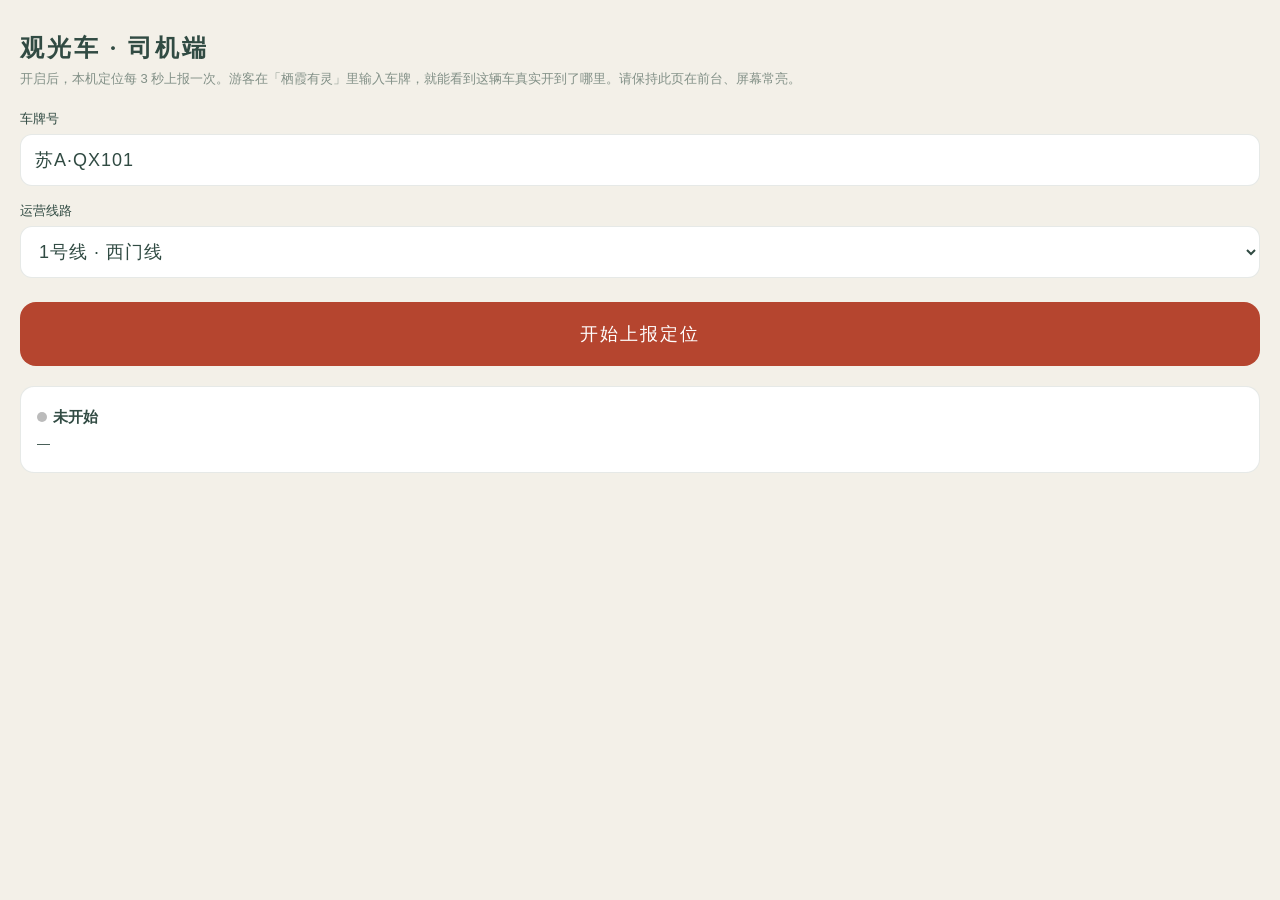
<file: driver.html>
<!doctype html>
<html lang="zh-CN"><head><meta charset="utf-8"><meta name="viewport" content="width=device-width,initial-scale=1,viewport-fit=cover"><meta name="theme-color" content="#314b43"><title>栖霞有灵 · 司机端</title>
<style>
:root{--paper:#f3f0e8;--ink:#314b43;--muted:#829087;--red:#b5452f;--line:#42584b22}
*{box-sizing:border-box}body{margin:0;min-height:100dvh;background:var(--paper);color:var(--ink);font:15px -apple-system,'PingFang SC','Microsoft YaHei',sans-serif;padding:max(24px,env(safe-area-inset-top)) 20px 32px}
h1{font:600 24px 'Noto Serif SC',serif;letter-spacing:3px;margin:8px 0 4px}p{color:var(--muted);font-size:13px;line-height:1.7;margin:0 0 20px}
label{display:block;font-size:13px;margin:16px 0 6px}input,select{width:100%;min-height:52px;padding:0 14px;border:1px solid var(--line);border-radius:12px;background:#fff;font-size:18px;color:var(--ink);letter-spacing:1px}
button{width:100%;min-height:64px;margin-top:24px;border:0;border-radius:16px;background:var(--red);color:#fff;font-size:18px;letter-spacing:2px}button.on{background:var(--ink)}
.status{margin-top:20px;padding:16px;border-radius:14px;background:#fff;border:1px solid var(--line);font-size:13px;line-height:1.9}.status b{font-size:15px}.dot{display:inline-block;width:10px;height:10px;border-radius:50%;background:#bbb;margin-right:6px}.dot.on{background:#3f9a62;box-shadow:0 0 0 4px #3f9a6233}
.warn{margin-top:16px;padding:12px 14px;border-radius:12px;background:#fbe9df;color:#8a3a26;font-size:13px;line-height:1.7}
</style></head><body>
<h1>观光车 · 司机端</h1>
<p>开启后，本机定位每 3 秒上报一次。游客在「栖霞有灵」里输入车牌，就能看到这辆车真实开到了哪里。请保持此页在前台、屏幕常亮。</p>
<label for="plate">车牌号</label><input id="plate" value="苏A·QX101" maxlength="16" autocomplete="off">
<label for="line">运营线路</label><select id="line"></select>
<button id="toggle">开始上报定位</button>
<div class="status"><span class="dot" id="dot"></span><b id="st">未开始</b><br><span id="detail">—</span></div>
<div class="warn" id="warn" hidden></div>
<script src="assets/transit-config.js"></script>
<script>
(()=>{'use strict';
const $=s=>document.querySelector(s),TC=window.QIXIA_TRANSIT||{lines:[]};
TC.lines.forEach(l=>$('#line').insertAdjacentHTML('beforeend',`<option value="${l.id}">${l.name} · ${l.short}</option>`));
try{const s=JSON.parse(localStorage.getItem('qixia-driver')||'{}');if(s.plate)$('#plate').value=s.plate;if(s.line)$('#line').value=s.line}catch(e){}
if(!window.isSecureContext){$('#warn').hidden=false;$('#warn').textContent='手机浏览器只允许在 HTTPS 页面获取定位。请在电脑上运行 sh tools/make-cert.sh 后重启服务，用终端打印的 https 地址打开本页。'}
let watch=null,last=0,lock=null,sent=0,pending=null;
async function send(p){const body={plate:$('#plate').value.trim(),line:$('#line').value,lat:p.coords.latitude,lng:p.coords.longitude,heading:p.coords.heading,speed:p.coords.speed,acc:p.coords.accuracy};
 try{const r=await fetch('api/fleet',{method:'POST',headers:{'Content-Type':'application/json'},body:JSON.stringify(body)});if(!r.ok)throw Error((await r.json()).error||r.status);sent++;
  $('#st').textContent='上报中';$('#detail').innerHTML=`${body.lat.toFixed(5)}, ${body.lng.toFixed(5)} · 精度 ±${Math.round(body.acc||0)} 米<br>已上报 ${sent} 次 · ${new Date().toLocaleTimeString()}`;}
 catch(e){$('#st').textContent='上报失败，正在重试';$('#detail').textContent=e.message}}
function onPos(p){pending=p;const t=Date.now();if(t-last>=3000){last=t;send(p)}}
async function start(){if(!navigator.geolocation){alert('此浏览器不支持定位');return}localStorage.setItem('qixia-driver',JSON.stringify({plate:$('#plate').value.trim(),line:$('#line').value}));
 watch=navigator.geolocation.watchPosition(onPos,e=>{$('#st').textContent='无法获取定位';$('#detail').textContent=e.code===1?'请在系统设置中允许此网页使用定位':e.message},{enableHighAccuracy:true,maximumAge:2000,timeout:15000});
 try{lock=await navigator.wakeLock?.request('screen')}catch(e){}
 $('#toggle').textContent='停止上报';$('#toggle').classList.add('on');$('#dot').classList.add('on');$('#st').textContent='等待定位…';$('#plate').disabled=$('#line').disabled=true}
function stop(){navigator.geolocation.clearWatch(watch);watch=null;lock?.release?.();$('#toggle').textContent='开始上报定位';$('#toggle').classList.remove('on');$('#dot').classList.remove('on');$('#st').textContent='已停止';$('#plate').disabled=$('#line').disabled=false}
$('#toggle').onclick=()=>watch==null?start():stop();
setInterval(()=>{if(watch!=null&&pending&&Date.now()-last>=3000){last=Date.now();send(pending)}},3000);
})();
</script></body></html>
</file>
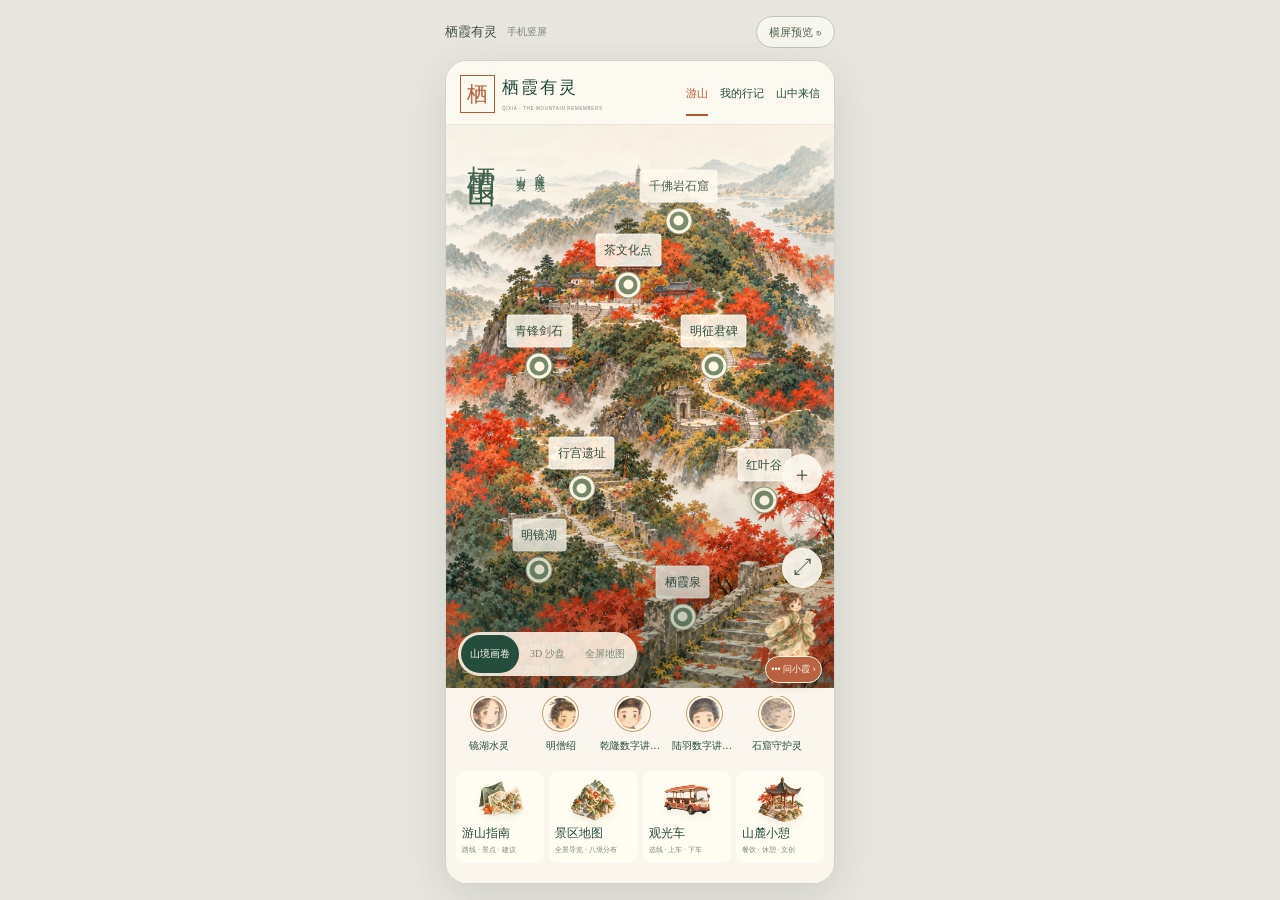
<file: 栖霞有灵_手机应用.html>
<!doctype html>
<html lang="zh-CN"><head><script src="assets/cloud-api.js"></script><script src="assets/demo-mode.js"></script><meta charset="utf-8"><script>if(window===window.top)location.replace("栖霞有灵_3D白模原型.html"+location.search+location.hash);</script><meta name="viewport" content="width=device-width,initial-scale=1,viewport-fit=cover"><meta name="theme-color" content="#f3f0e8"><meta name="mobile-web-app-capable" content="yes"><meta name="apple-mobile-web-app-capable" content="yes"><meta name="apple-mobile-web-app-status-bar-style" content="default"><title>栖霞有灵 · 一山八境</title>
<style>
:root{--paper:#f3f0e8;--ink:#314b43;--muted:#829087;--red:#b9644d;--line:#42584b22;--serif:'Noto Serif SC','SimSun',serif}*{box-sizing:border-box}body{margin:0;background:var(--paper);color:var(--ink);font:14px 'Segoe UI','Microsoft YaHei',sans-serif;overflow:hidden}button,input,textarea{font:inherit}button{cursor:pointer;color:inherit}button:focus-visible,input:focus-visible,textarea:focus-visible{outline:2px solid var(--red);outline-offset:4px}button{border:0}#scene{position:absolute;inset:0}#scene canvas{display:block;touch-action:none}.grain{position:absolute;inset:0;pointer-events:none;opacity:.23;background-image:url("data:image/svg+xml,%3Csvg viewBox='0 0 160 160' xmlns='http://www.w3.org/2000/svg'%3E%3Cfilter id='n'%3E%3CfeTurbulence type='fractalNoise' baseFrequency='.85' numOctaves='3' stitchTiles='stitch'/%3E%3C/filter%3E%3Cpath fill='%23606050' opacity='.16' filter='url(%23n)' d='M0 0h160v160H0z'/%3E%3C/svg%3E")}.top{position:absolute;top:0;left:0;right:0;padding:30px 42px;display:flex;align-items:center;justify-content:space-between;z-index:5}.brand{display:flex;align-items:center;gap:14px}.seal{border:1px solid var(--red);color:var(--red);font:23px var(--serif);padding:4px 7px}.brand strong{font:22px var(--serif);letter-spacing:5px}.brand small{display:block;font-size:8px;letter-spacing:2.5px;margin-top:6px;color:var(--muted)}.top-actions{display:flex;gap:18px;align-items:center}.top-actions button{background:none;padding:10px 4px;font-size:12px;white-space:nowrap}.progress{font-size:11px;letter-spacing:1px;white-space:nowrap}.progress b{color:var(--red);font-size:17px;font-weight:400}.intro{position:absolute;left:44px;top:19%;pointer-events:none;transition:opacity .4s,transform .4s}.eyebrow{font-size:10px;letter-spacing:4px;color:var(--muted)}h1{font:500 clamp(38px,4vw,66px)/1.45 var(--serif);letter-spacing:5px;margin:18px 0}h1 em{font-style:normal;color:var(--red)}.intro p{font-size:12px;line-height:2;color:#7f877d}.vertical{position:absolute;right:35px;top:23%;writing-mode:vertical-rl;font:12px var(--serif);letter-spacing:6px;color:#8d978e}.compass{position:absolute;right:16px;top:calc(max(19px,env(safe-area-inset-top)) + 52px);width:56px;height:56px;z-index:3;pointer-events:none;filter:drop-shadow(0 5px 10px #8f3a2926)}.compass svg{display:block;width:100%;height:100%;overflow:visible;will-change:transform}.compass .dial{fill:#fbf8f1;fill-opacity:.88;stroke:#314b43;stroke-opacity:.16}.compass .ticks{fill:none;stroke:#314b43;stroke-opacity:.26;stroke-width:2.4;stroke-dasharray:.7 6.05}.compass .stem{fill:none;stroke:#8f3a29;stroke-width:2.6;stroke-linecap:round}.compass .leaf{stroke:#8f3a29;stroke-width:.8;stroke-linejoin:round}.compass .vein{stroke:#fff1e2;stroke-opacity:.5;stroke-width:1;stroke-linecap:round;fill:none}.compass text{fill:#fffaf2;font:600 16px var(--serif);text-anchor:middle}.sky{position:absolute;inset:0;pointer-events:none;background:radial-gradient(70% 3.5% at 22% 40%,#f1cdb9b3 0,transparent 100%),radial-gradient(60% 2.6% at 80% 35.5%,#f0d2c0a6 0,transparent 100%),radial-gradient(45% 2% at 64% 44%,#eec4ad80 0,transparent 100%),radial-gradient(120% 34% at 55% 52%,#f0d0bb 0,#f2e0d1 38%,transparent 72%),linear-gradient(180deg,#f3f0e8 0,#f4ebe0 34%,#f1dccb 50%,#f2e6da 64%,#f3f0e8 80%)}.sky svg{position:absolute;left:0;width:100%;top:36%;height:24%;-webkit-mask-image:linear-gradient(180deg,#000 55%,transparent);mask-image:linear-gradient(180deg,#000 55%,transparent)}.hud{position:absolute;left:42px;bottom:190px;display:flex;gap:8px;align-items:center}.hud button{background:#fff9;border:1px solid var(--line);width:40px;height:40px;border-radius:50%;font-size:19px;backdrop-filter:blur(10px)}.hint{font-size:10px;color:#8b9389;margin-left:8px}.dock{position:absolute;bottom:25px;left:42px;right:42px;z-index:4}.dock-title{display:flex;justify-content:space-between;align-items:end;margin-bottom:13px}.dock-title strong{font:16px var(--serif);letter-spacing:3px}.dock-title span{font-size:10px;color:var(--muted)}.destinations{display:grid;grid-template-columns:repeat(8,1fr);gap:9px}.destination{position:relative;overflow:hidden;display:flex;align-items:center;text-align:left;height:102px;padding:12px 8px 12px 13px;background:#fff8;border:1px solid #fff;border-radius:4px;box-shadow:0 8px 24px #52604b04;transition:transform .35s,background .35s,border-color .35s}.destination:hover{transform:translateY(-5px);background:#fff}.destination.active{border-color:#b9644d80;background:#fff}.destination img{position:absolute;height:100px;width:73px;object-fit:contain;right:-9px;bottom:-9px;opacity:.8;transition:transform .4s}.destination:hover img{transform:translateY(-4px) rotate(-3deg)}.destination .info{position:relative;z-index:1;align-self:flex-start}.destination small{font-size:9px;letter-spacing:1px;color:var(--muted)}.destination strong{display:block;font:14px var(--serif);margin:9px 0 4px}.destination .tag{font-size:9px;color:var(--muted)}.destination.visited:after{content:'✓';position:absolute;right:8px;top:6px;color:var(--red);font-size:11px}#labels{position:absolute;inset:0;pointer-events:none;z-index:1;isolation:isolate}.panel{position:absolute;z-index:7;right:30px;top:100px;width:370px;bottom:185px;min-height:330px;max-height:690px;background:#fcfaf5f5;border:1px solid #fff;border-radius:8px;box-shadow:0 25px 80px #314b431c;backdrop-filter:blur(24px);overflow:auto;transform:translateX(calc(100% + 45px));opacity:0;transition:transform .55s cubic-bezier(.22,1,.36,1),opacity .3s;pointer-events:none}.panel.open{transform:translateX(0);opacity:1;pointer-events:auto}.panel-head{padding:27px 27px 0}.panel-close{position:absolute;right:14px;top:12px;background:none;font-size:26px;color:var(--muted);width:38px;height:38px}.panel h2{font:29px var(--serif);letter-spacing:4px;margin:12px 0 7px}.panel .subtitle{font-size:11px;color:var(--muted)}.portrait{height:195px;position:relative;display:grid;place-items:center;margin-top:8px;overflow:hidden;background:radial-gradient(ellipse at 50% 80%,#e2e8dc 0,transparent 65%)}.portrait:after{content:'';width:160px;height:160px;border:1px solid #aaad8a33;border-radius:50%;position:absolute}.portrait img{position:relative;z-index:1;height:195px;width:175px;object-fit:contain;filter:drop-shadow(0 10px 12px #46554113);animation:arrive .7s cubic-bezier(.2,.8,.2,1)}.panel-body{padding:0 27px 25px}.quote{font:15px/1.9 var(--serif);margin:10px 0 16px}.tabs{display:flex;border-bottom:1px solid var(--line);gap:22px}.tabs button{background:none;padding:11px 0;font-size:11px;color:var(--muted);border-bottom:2px solid transparent}.tabs button.active{color:var(--ink);border-color:var(--red)}.story{font-size:12px;line-height:1.95;color:#7a847b;min-height:76px;padding-top:14px}.main-button{background:var(--ink);color:#fff;border-radius:3px;min-height:43px;padding:12px 18px;font-size:12px;transition:transform .2s,background .2s}.main-button:hover{background:#466557}.main-button:active{transform:scale(.97)}.next{display:flex;align-items:center;justify-content:space-between;width:100%;margin-top:17px}.panel-note{font-size:9px;color:#a3aa9e;margin:14px 0 0;line-height:1.6}.guide{position:absolute;left:44px;bottom:255px;width:230px;font:12px/1.8 var(--serif);color:#8a9287;transition:opacity .3s}.guide:before{content:'山灵来信';display:block;font-size:10px;letter-spacing:3px;color:var(--red);margin-bottom:8px}.selected .intro,.selected .guide{opacity:0;transform:translateY(-8px)}.toast{position:fixed;z-index:20;bottom:180px;left:50%;transform:translate(-50%,12px);opacity:0;padding:12px 20px;background:#314b43ec;color:#fff;border-radius:4px;font-size:12px;pointer-events:none;transition:.3s}.toast.show{opacity:1;transform:translate(-50%,0)}.modal{position:fixed;inset:0;z-index:15;background:#314b4344;backdrop-filter:blur(12px);display:grid;place-items:center;opacity:0;pointer-events:none;transition:opacity .3s}.modal.open{opacity:1;pointer-events:auto}.modal-card{position:relative;width:min(480px,calc(100% - 32px));max-height:85dvh;overflow:auto;background:#faf8f1;padding:34px;border-radius:8px;box-shadow:0 20px 90px #314b4333;transform:translateY(20px);transition:transform .4s}.modal.open .modal-card{transform:translateY(0)}.modal h2{font:25px var(--serif);margin:0 0 12px}.modal p{font-size:12px;line-height:1.9;color:var(--muted)}.modal label{display:block;font-size:12px;margin-top:18px}.modal input,.modal textarea{display:block;width:100%;padding:12px;margin:8px 0 18px;border:1px solid var(--line);background:#fff9;border-radius:3px;color:var(--ink)}.modal textarea{min-height:100px;resize:vertical}.entry{border-top:1px solid var(--line);padding:15px 0}.entry strong{font:16px var(--serif)}.entry small{float:right;color:var(--muted);font-size:10px}.entry p{white-space:pre-wrap}.loading{position:absolute;inset:0;background:var(--paper);display:grid;place-content:center;z-index:25;text-align:center;transition:opacity .7s}.loading.done{opacity:0;pointer-events:none}.loading h2{font:28px var(--serif);letter-spacing:8px}.loading p{font-size:11px;letter-spacing:3px;color:var(--muted)}.loading i{height:1px;background:var(--red);animation:breathe 1s infinite alternate}.model-note{position:absolute;right:44px;bottom:177px;font-size:8px;color:#9ba295;display:flex;align-items:center;gap:4px;white-space:nowrap}.face-icon{display:inline-block;width:13px;height:13px;vertical-align:-3px;flex:none}.model-note .face-icon{margin-left:5px} @keyframes arrive{from{opacity:0;transform:translateY(20px) scale(.94)}to{opacity:1;transform:none}}@keyframes breathe{to{opacity:.2;transform:scaleX(.4)}}
.top{padding:19px 20px}.brand{gap:9px}.brand strong{font-size:18px;letter-spacing:3px}.brand small{font-size:6px;letter-spacing:1.5px}.seal{font-size:19px}.top-actions{gap:10px}.top-actions button{font-size:10px}.progress{font-size:9px}.progress b{font-size:14px}.intro{left:24px;top:115px}.intro h1{font-size:35px;letter-spacing:4px;line-height:1.4;margin:14px 0}.intro p{font-size:10px}.eyebrow{font-size:8px;letter-spacing:3px}.vertical{font-size:10px;right:20px;top:150px;letter-spacing:5px}.guide{display:none}.dock{left:18px;right:18px;bottom:max(17px,env(safe-area-inset-bottom))}.dock-title{margin-bottom:10px}.dock-title strong{font-size:14px}.dock-title span{font-size:9px}.destinations{display:flex;overflow-x:auto;scroll-snap-type:x mandatory;gap:8px;padding-bottom:5px;scrollbar-width:none}.destination{flex:0 0 125px;height:91px;scroll-snap-align:start;padding:11px}.destination strong{font-size:13px}.destination img{height:90px;opacity:.85}.hud{left:20px;bottom:163px}.hud button{width:36px;height:36px}.model-note{bottom:150px;right:22px;font-size:8.5px}.panel{left:10px;right:10px;top:auto;bottom:0;width:auto;min-height:0;max-height:70dvh;border-radius:18px 18px 0 0;transform:translateY(105%);padding-bottom:env(safe-area-inset-bottom)}.panel.open{transform:translateY(0)}.panel:before{content:'';display:block;width:34px;height:4px;background:#c4c8bb;margin:10px auto 0;border-radius:5px}.panel-head{padding:8px 24px 0}.panel h2{font-size:25px;margin:7px 0}.portrait{height:140px;position:absolute;right:28px;top:44px;width:125px;pointer-events:none}.portrait img{height:139px;width:120px}.portrait:after{width:110px;height:110px}.panel-body{padding:10px 24px 24px}.quote{padding-right:115px;font-size:13px;min-height:70px;margin-top:8px}.tabs{gap:24px}.story{min-height:60px}.next{margin-top:12px}.toast{bottom:155px}.selected .dock{pointer-events:none;opacity:.35}.panel-note{font-size:8px}.modal-card{padding:27px}.loading h2{font-size:24px}
@media(prefers-reduced-motion:reduce){*,*:before,*:after{animation:none!important;transition:none!important}}
html,body{width:100%;height:100%;overflow:hidden}#labels{overflow:hidden}.loading.done{visibility:hidden;transition:opacity .7s,visibility 0s .7s}.clue-options{display:flex;gap:6px;flex-wrap:wrap;margin:10px 0}.clue-options button{border:1px solid var(--line);background:#fff9;border-radius:3px;padding:7px 10px;font-size:11px}.clue-options button.correct{border-color:#668a70;background:#e2ebdf}.clue-feedback{color:var(--red);font-size:11px}
/* 山中精灵：每个景点由对应的精灵守着，悬在落点上方轻轻浮动 */
.spirit{position:absolute;left:0;top:0;width:42px;height:62px;padding:0;background:none;pointer-events:auto;transform:translate(-50%,-100%);transform-origin:50% 100%;transition:opacity .35s}.spirit .thread{position:absolute;left:50%;top:32px;bottom:3px;width:1px;background:linear-gradient(#fff8ee,#fff8ee00)}.spirit .foot{position:absolute;left:50%;bottom:0;width:10px;height:4px;margin-left:-5px;border-radius:50%;background:#fff3df;box-shadow:0 0 7px 3px #ffd9a8b0}.spirit .float{position:absolute;left:4px;top:0;width:34px;height:34px;animation:drift 3.8s ease-in-out infinite;animation-delay:var(--d)}.spirit .float:before{content:'';position:absolute;inset:-8px;border-radius:50%;background:radial-gradient(circle,#ffe6c2 35%,#ffe6c200 70%);opacity:.75;animation:glow 3.8s ease-in-out infinite;animation-delay:var(--d)}.spirit .face{position:absolute;inset:0;border-radius:50%;background:#f6eee1 var(--img) no-repeat;background-size:66px auto;background-position:var(--pos);border:2px solid #fffaf3;box-shadow:0 0 0 1px #a8452f59,0 9px 16px -7px #6b2a1a8c;transition:transform .4s cubic-bezier(.2,.8,.2,1),box-shadow .4s}.spirit .mood{position:absolute;right:-7px;top:-6px;width:18px;height:18px;border-radius:50%;box-shadow:0 0 0 1.5px #fffaf3,0 2px 6px #5a2a1a47;transform:scale(0);transition:transform .45s cubic-bezier(.3,1.6,.5,1)}.spirit .mood svg,.face-icon svg{display:block;width:100%;height:100%}.spirit[data-crowd] .mood{transform:scale(1)}.spirit.visited .face{box-shadow:0 0 0 1.5px #d49a4c,0 9px 16px -7px #6b2a1a8c}.spirit:focus-visible{outline:none}.spirit:focus-visible .face{box-shadow:0 0 0 2px var(--red),0 9px 16px -7px #6b2a1a8c}.spirit.active .face{transform:scale(1.22);box-shadow:0 0 0 2px var(--red),0 12px 22px -8px #6b2a1aa6}.spirit.hidden,.spirit.clustered{opacity:0;pointer-events:none}.spirit.cluster:after{content:attr(data-n);position:absolute;z-index:2;left:-3px;top:22px;min-width:17px;height:17px;padding:0 4px;border-radius:9px;background:var(--ink);color:#fff;font:600 10px/17px sans-serif;text-align:center;box-shadow:0 0 0 1.5px #fffaf3}@media(hover:hover){.spirit:hover .face{transform:scale(1.12)}}
@keyframes drift{0%,100%{transform:translateY(0)}50%{transform:translateY(-5px)}}@keyframes glow{0%,100%{transform:scale(.92);opacity:.55}50%{transform:scale(1.08);opacity:.9}}
/* 移动端专用：应用容器、安全区、触控优化 */
html{-webkit-text-size-adjust:100%}body{background:#e4e1d6;overscroll-behavior:none;-webkit-tap-highlight-color:transparent;-webkit-user-select:none;user-select:none}input,textarea{-webkit-user-select:text;user-select:text}button{touch-action:manipulation}
#app{position:relative;width:100%;max-width:480px;height:100vh;height:100dvh;margin:0 auto;overflow:hidden;background:var(--paper);transform:translateZ(0)}
@media(min-width:481px){#app{box-shadow:0 0 60px #314b4322}}
.top{padding-top:max(19px,env(safe-area-inset-top))}
.top-actions button{min-height:44px}.hud button{width:44px;height:44px}.hud{right:20px}.hud .wx-pill{margin-left:auto;width:auto;display:flex;align-items:center;gap:8px;padding:0 14px 0 10px;border-radius:22px;font-size:12px;line-height:1.3;text-align:left;white-space:nowrap}.wx-pill svg{width:24px;height:24px;flex:none;color:var(--red)}.wx-pill small{display:block;font-size:8.5px;color:var(--muted);letter-spacing:.5px}.wx-pill.demo{border-color:#b9644d73;background:#fff4ecd9}
/* 天气：天空与远山随之变化（雨幕、阴云的灰调），3D 场景内另有雨丝、云团与湿润光泽 */
.sky:after{content:'';position:absolute;inset:0;background:linear-gradient(180deg,#dfe4e4 0,#e3e6e3 40%,#e6e7e2 62%,#ecebe5 82%,#f0eee8);opacity:0;transition:opacity 2.5s}.sky:before{content:'';position:absolute;inset:0;z-index:1;opacity:0;transition:opacity 2s;background:url("data:image/svg+xml,%3Csvg xmlns='http://www.w3.org/2000/svg' width='90' height='120'%3E%3Cg stroke='%238fa1a8' stroke-width='1' stroke-linecap='round'%3E%3Cpath d='M14 6l-2.6 15M55 38l-2.6 15M82 74l-2.6 15M31 90l-2.6 15M70 2l-2.2 12M6 60l-2.2 12'/%3E%3C/g%3E%3C/svg%3E");animation:rainfall .55s linear infinite}@keyframes rainfall{to{background-position:0 120px}}
#app[data-wx=partly] .sky:after{opacity:.3}#app[data-wx=overcast] .sky:after{opacity:.68}#app[data-wx=fog] .sky:after{opacity:.75}#app[data-wx=snow] .sky:after{opacity:.7}#app[data-wx=rain] .sky:after{opacity:.85}#app[data-wx=storm] .sky:after{opacity:.95}#app[data-wx=rain] .sky:before{opacity:.32}#app[data-wx=storm] .sky:before{opacity:.5}
.spirit .say{position:absolute;left:50%;bottom:calc(100% + 8px);transform:translateX(-50%) scale(.6);opacity:0;width:max-content;max-width:150px;padding:6px 9px;background:#fffaf3;border-radius:8px;box-shadow:0 6px 16px #5a2a1a26;font:11px/1.5 var(--serif);color:var(--ink);white-space:normal;pointer-events:none;transition:opacity .3s,transform .4s cubic-bezier(.3,1.5,.5,1)}.spirit .say:after{content:'';position:absolute;left:50%;bottom:-4px;width:8px;height:8px;margin-left:-4px;background:inherit;transform:rotate(45deg)}.spirit.greet .say{opacity:1;transform:translateX(-50%) scale(1)}.spirit.greet .face{transform:scale(1.25)}
/* 观光车站牌 */
.stop{position:absolute;left:0;top:0;width:34px;height:44px;padding:0;background:none;pointer-events:auto;transform:translate(-50%,-100%);transition:opacity .35s}.stop .disc{position:absolute;left:3px;top:0;width:28px;height:28px;border-radius:50%;background:#fffaf3;color:var(--red);display:grid;place-items:center;box-shadow:0 0 0 1.5px #b5452f,0 6px 12px -5px #6b2a1a8c}.stop .disc svg{width:18px;height:18px}.stop .thread{position:absolute;left:50%;top:28px;bottom:2px;width:1.5px;margin-left:-.75px;background:#b5452f99}.stop .mood{position:absolute;right:-5px;top:-5px;width:15px;height:15px;border-radius:50%;box-shadow:0 0 0 1.5px #fffaf3}.stop .mood svg{display:block;width:100%;height:100%}.stop.home .disc{background:var(--red);color:#fffaf3;box-shadow:0 0 0 2px #fffaf3,0 6px 12px -5px #6b2a1a8c}.stop.hidden{opacity:0;pointer-events:none}.stop.active .disc{transform:scale(1.2)}
.bus-card{background:#fff3eacc}.bus-card .bus-art{position:absolute;right:8px;top:8px;width:40px;height:32px;opacity:.9}.bus-card strong{font-size:13px}.bus-card strong{color:var(--red)}
/* 站点面板 */
.eta{display:flex;align-items:baseline;gap:6px;margin:14px 0 4px}.eta b{font:500 34px var(--serif);color:var(--red)}.eta span{font-size:12px;color:var(--muted)}.queue{display:flex;align-items:center;gap:7px;font-size:12px;color:#6f7a70}.queue .face-icon{width:18px;height:18px}.line-strip{list-style:none;display:flex;justify-content:space-between;margin:20px 0 6px;padding:0;position:relative}.line-strip:before{content:'';position:absolute;left:12px;right:12px;top:6px;height:2px;background:#e3d3c4}.line-strip li{position:relative;z-index:1;flex:1;text-align:center;font-size:10px;color:var(--muted);line-height:1.4}.line-strip li i{display:block;width:14px;height:14px;margin:0 auto 6px;border-radius:50%;background:#fffaf3;border:2px solid #d9c2ad}.line-strip li.here{color:var(--ink);font-weight:500}.line-strip li.here i{border-color:var(--red);background:var(--red)}.line-strip li.bus i{border-color:var(--red)}.line-strip li.bus:after{content:'';position:absolute;top:-14px;left:50%;width:14px;height:12px;margin-left:-7px;background:var(--red);-webkit-mask:url("data:image/svg+xml,%3Csvg xmlns='http://www.w3.org/2000/svg' viewBox='0 0 14 12'%3E%3Cpath d='M1 3h12v6H1zM2 1h10v2H2z'/%3E%3Ccircle cx='4' cy='10.5' r='1.5'/%3E%3Ccircle cx='10' cy='10.5' r='1.5'/%3E%3C/svg%3E") center/contain no-repeat;mask:url("data:image/svg+xml,%3Csvg xmlns='http://www.w3.org/2000/svg' viewBox='0 0 14 12'%3E%3Cpath d='M1 3h12v6H1zM2 1h10v2H2z'/%3E%3Ccircle cx='4' cy='10.5' r='1.5'/%3E%3Ccircle cx='10' cy='10.5' r='1.5'/%3E%3C/svg%3E") center/contain no-repeat}.near{display:flex;gap:10px;margin:14px 0 4px;flex-wrap:wrap}.near button{display:flex;align-items:center;gap:8px;padding:5px 12px 5px 5px;border-radius:24px;background:#fff;border:1px solid var(--line);font:12px var(--serif);min-height:44px}.near button i{width:32px;height:32px;border-radius:50%;background:#f6eee1 var(--img) no-repeat;background-size:62px auto;background-position:var(--pos);flex:none}.rain-tip{margin:10px 0 0;font-size:11px;color:#5d7f8c}
/* 乘车漫游 */
.ride-bar{position:absolute;z-index:8;left:16px;right:16px;bottom:max(20px,env(safe-area-inset-bottom));display:flex;align-items:center;gap:12px;padding:10px 10px 10px 16px;background:#fffaf3f2;border-radius:30px;box-shadow:0 14px 40px #6b2a1a33;transform:translateY(140%);opacity:0;transition:transform .5s cubic-bezier(.22,1,.36,1),opacity .3s}.riding .ride-bar{transform:none;opacity:1}.ride-bar .ride-ico{width:36px;height:36px;border-radius:50%;background:var(--red);color:#fff;display:grid;place-items:center;flex:none}.ride-bar .ride-ico svg{width:22px;height:22px}.ride-bar b{display:block;font:500 14px var(--serif)}.ride-bar small{font-size:10px;color:var(--muted)}.ride-bar span:nth-child(2){flex:1;min-width:0}.ride-bar button{background:var(--ink);color:#fff;border-radius:22px;min-height:44px;padding:0 18px;font-size:12px}.riding .intro,.riding .dock,.riding .hud,.riding .vertical,.riding .model-note,.riding .stop{opacity:0;pointer-events:none;transition:opacity .4s}
/* 拍照问精灵 */
.ask{display:flex;gap:8px;margin:2px 0 14px}.ask button{display:flex;align-items:center;gap:7px;min-height:44px;padding:0 16px;border-radius:22px;font-size:12px}.ask svg{width:18px;height:18px}.ask .ask-photo{background:var(--red);color:#fff;box-shadow:0 8px 18px -8px #b5452fb3}.ask .ask-listen{background:#fff;border:1px solid var(--line)}.chat{display:flex;flex-direction:column;gap:10px}.msg{display:flex;gap:8px;align-items:flex-end}.msg.me{justify-content:flex-end}.msg.me img{width:120px;height:90px;object-fit:cover;border-radius:12px 12px 3px 12px;box-shadow:0 6px 14px #3a1a1026}.msg .ava{width:30px;height:30px;border-radius:50%;flex:none;background:#f6eee1 var(--img) no-repeat;background-size:58px auto;background-position:var(--pos);box-shadow:0 0 0 1.5px #fffaf3,0 0 0 2.5px #b5452f55}.bubble{max-width:82%;padding:9px 12px;background:#fff;border-radius:12px 12px 12px 3px;box-shadow:0 4px 12px #3a1a1012;font:13px/1.75 var(--serif);color:var(--ink)}.bubble small{display:block;font:9px sans-serif;color:var(--muted);margin-top:3px}.typing i{display:inline-block;width:5px;height:5px;margin:0 2px;border-radius:50%;background:#c9a58c;animation:dot 1s infinite}.typing i:nth-child(2){animation-delay:.15s}.typing i:nth-child(3){animation-delay:.3s}@keyframes dot{50%{transform:translateY(-4px);opacity:.4}}.narr{margin-top:4px;padding:12px 14px;border-radius:10px;background:#fbf3ea;border:1px solid #efdccb}.narr .narr-top{display:flex;align-items:center;justify-content:space-between;font-size:10px;color:var(--red);letter-spacing:1px}.narr .narr-top button{background:none;font-size:11px;color:var(--muted);min-height:32px}.narr p{margin:6px 0 8px;font:12.5px/1.9 var(--serif);color:#5f6a62}.narr .bar{height:2px;background:#ead8c7;border-radius:2px;overflow:hidden}.narr .bar i{display:block;height:100%;width:0;background:var(--red);transition:width .25s linear}.portrait.speaking:after{border-color:#b5452f80;animation:speak 1.1s ease-out infinite}@keyframes speak{from{transform:scale(.9);opacity:1}to{transform:scale(1.15);opacity:0}}.entry-photo{display:block;width:100%;max-height:180px;object-fit:cover;border-radius:6px;margin-top:4px}
.peak-tag{position:absolute;transform:translate(-50%,-100%);font:10px var(--serif);letter-spacing:1px;color:#56665b;background:#fffaf3c7;padding:2px 7px;border-radius:9px;pointer-events:none;white-space:nowrap;transition:opacity .3s}.peak-tag.hidden{opacity:0}
.layers{display:flex;gap:4px;align-items:center}.layers button{min-height:26px;padding:0 9px;border-radius:13px;border:1px solid var(--line);background:transparent;font-size:10px;color:#a3aa9e;text-decoration:line-through;transition:background .2s,color .2s}.layers button[aria-pressed=true]{background:#fbe9df;border-color:#efcdbd;color:var(--red);text-decoration:none}
.no-spirit #labels .spirit,.no-bus #labels .bus-tag,.no-bus #labels .stop,.no-gate #labels .gate-tag,.no-gate #labels .lot-tag{display:none}#labels .occluded{opacity:0!important;pointer-events:none!important}
.crowd-line{display:flex;align-items:center;gap:7px;margin-top:9px;font-size:11px;color:#6f7a70;line-height:1.6}.crowd-line .face-icon{width:18px;height:18px}.crowd-line b{font-weight:500;color:var(--ink)}.crowd-line em{font-style:normal;color:var(--muted)}.panel-close{width:44px;height:44px}.tabs button{min-height:44px}.clue-options button{min-height:40px}
@media(hover:hover){.destination:hover{transform:none;background:#fff8}.destination:hover img{transform:none}}
.destination:active{background:#fff}
.scene-photo{margin:12px 0 16px}.scene-photo img{display:block;width:100%;height:170px;object-fit:cover;border-radius:6px;background:#e7e9dd}.scene-photo figcaption{font-size:10px;line-height:1.6;color:#829087;margin-top:6px}.scene-photo a{color:#9a5848}.story{white-space:pre-line;color:#53665d;font-size:13px;line-height:2}.guide-listen{margin-top:10px;background:#f5ebe1;color:#96533f;border-radius:20px;padding:8px 13px;min-height:38px}@media(max-width:700px){.scene-photo img{height:150px}}
.dialogue{margin:12px 0 18px;padding:15px;border:1px solid #e8dacf;background:#fffaf4;border-radius:12px}.dialogue-title{display:flex;justify-content:space-between;align-items:center;gap:8px}.dialogue-title strong{font:16px var(--serif);color:var(--ink)}.dialogue-title span,.dialogue-note,.dialogue-status{font-size:10px;line-height:1.5;color:#829087}.dialogue-messages{display:flex;flex-direction:column;gap:9px;max-height:230px;overflow:auto;margin:12px 0}.dialogue-message{max-width:90%;padding:9px 12px;border-radius:12px;background:#f0eee5;font:12px/1.7 sans-serif;white-space:pre-wrap}.dialogue-message.user{align-self:flex-end;background:#f6e3d9}.dialogue-message img{display:block;max-width:140px;max-height:100px;border-radius:6px;margin-bottom:6px}.dialogue-form{display:flex;gap:6px;margin-top:8px}.dialogue-form input{width:0;flex:1;border:1px solid #ded9cc;border-radius:18px;padding:9px 12px;background:white;min-height:40px}.dialogue-form button,.dialogue-actions button{border-radius:20px;background:#e7eee7;padding:8px 12px;font-size:11px;min-height:38px}.dialogue-form button{background:var(--ink);color:white}.dialogue-actions{display:flex;gap:6px;flex-wrap:wrap;margin-top:8px}.dialogue-note{margin:8px 0 0}.dialogue-status:empty{display:none}
.letter-overlay[hidden],.letter-card[hidden]{display:none}.letter-overlay{position:fixed;inset:0;z-index:50;background:#263b3288;display:grid;place-items:center;padding:18px;backdrop-filter:blur(7px)}.letter-window{position:relative;width:min(620px,100%);max-height:88dvh;overflow:auto;border-radius:16px;background:#fbf8f1;padding:28px;color:var(--ink);box-shadow:0 25px 80px #15271f44}.letter-window h2{font:27px var(--serif);margin:10px 0}.letter-window h3,.letter-encounter h3{font:17px var(--serif);margin:8px 0}.letter-close{position:absolute;right:16px;top:12px;background:transparent;font-size:28px;color:#7c8a80}.letter-kicker{font-size:10px;letter-spacing:2px;color:var(--red)}.letter-intro,.letter-empty,.letter-hint{font-size:12px;color:#77857c;line-height:1.7}.letter-nav{display:flex;gap:20px;border-bottom:1px solid var(--line);margin:18px 0}.letter-nav button{background:none;padding:10px 0;color:#829087}.letter-nav button.active{border-bottom:2px solid var(--red);color:var(--ink)}.letter-select{padding:8px;border:1px solid var(--line);background:white;border-radius:6px;color:var(--ink)}.word-cloud{display:flex;flex-wrap:wrap;gap:7px;align-items:baseline;margin:14px 0}.word{background:#f4e6da;color:#a05d48;border-radius:20px;padding:5px 10px}.letter-card{background:#fff;border:1px solid #ede8dc;border-radius:10px;padding:15px;margin:12px 0}.letter-meta,.letter-status{font-size:10px;color:#8c9a90}.letter-text{white-space:pre-wrap;font:14px/1.8 var(--serif);margin:9px 0;color:var(--ink)}.letter-image{display:block;max-width:100%;max-height:260px;border-radius:7px;object-fit:contain;margin:8px 0}.letter-link{background:none;color:var(--red);padding:8px 8px 8px 0;font-size:12px}.letter-form label{display:block;margin:15px 0;font-size:12px}.letter-form label span{color:#9ba69d}.letter-form input:not([type=radio]),.letter-form textarea{display:block;width:100%;border:1px solid #deded3;border-radius:7px;background:white;padding:10px;margin:7px 0;color:var(--ink)}.letter-form textarea{min-height:90px}.letter-form fieldset{border:1px solid #e5ded3;border-radius:8px;margin:15px 0}.letter-form .letter-radio{margin:8px 0}.letter-primary{background:var(--ink);color:white;padding:11px 18px;border-radius:6px;min-height:42px}.letter-result{color:var(--red);font-size:12px}.letter-encounter{padding:16px 0;margin-top:20px;border-top:1px solid var(--line)}.letter-invite{margin-top:12px;border-top:1px solid #eaded0;padding-top:10px;font:12px/1.7 var(--serif)}@media(max-width:700px){.letter-window{padding:22px}.top-actions{gap:5px}.top-actions button{font-size:9px}}
</style><link rel="stylesheet" href="assets/js/guide-agent.css"><link rel="stylesheet" href="assets/theme/mountain-theme.css"><link rel="stylesheet" href="assets/js/guide-autumn.css"></head><body class="mountain-theme">
<div id="app">
<div class="sky" aria-hidden="true"><svg viewBox="0 0 400 100" preserveAspectRatio="none"><path d="M0 78 C30 64 52 70 78 58 C104 46 124 60 150 52 C176 44 196 30 222 40 C246 49 262 38 290 44 C320 50 344 40 372 52 C386 58 394 60 400 62 V100 H0Z" fill="#dcbcaa" fill-opacity=".5"/><path d="M0 86 C40 76 62 82 96 72 C130 62 150 74 182 68 C214 62 232 54 262 62 C292 70 316 62 344 70 C366 76 384 74 400 78 V100 H0Z" fill="#c9b5a0" fill-opacity=".42"/><path d="M0 94 C80 88 150 92 220 89 C290 86 340 90 400 88 V100 H0Z" fill="#b8bba5" fill-opacity=".25"/></svg></div><div id="scene" role="img" aria-label="可点击探索的栖霞山秋色沙盘"></div><div class="grain"></div>
<header class="top"><div class="brand"><span class="seal">栖</span><div><strong>栖霞有灵</strong><small>QIXIA · THE MOUNTAIN REMEMBERS</small></div></div><div class="top-actions"><div class="progress"><b id="count">0</b> / 8 已相逢</div><button id="journal-button">我的行记 ↗</button></div></header>
<section class="intro"><div class="eyebrow">一 山 八 境 · 万 物 有 灵</div><h1>把时间，<br>交给<em>一座山。</em></h1><p>循着一缕风，遇见山中的八位故人。<br>点亮一处风景，收藏一段相逢。</p></section><div class="vertical">山 不 言 · 自 有 回 响</div><div class="guide">不必急着抵达山顶。<br>从湖畔出发，看看谁在等你。</div>
<div id="labels"></div><div class="hud"><button id="reset" aria-label="回到全景">⌂</button><button id="rotate" aria-label="开启环山漫游" aria-pressed="false">↻</button><button id="route" aria-label="跟随山灵游览">↗</button><button class="wx-pill" id="wx-pill" aria-live="polite"><span id="wx-icon"></span><span><span id="wx-text">读取天气…</span><small id="wx-sub">栖霞山实时</small></span></button></div><div class="compass" role="img" aria-label="枫叶指北针：叶尖始终指向沙盘北方"><svg id="compass-dial" viewBox="0 0 100 100" aria-hidden="true"><defs><radialGradient id="leaf-fill" cx="50" cy="60" r="46" gradientUnits="userSpaceOnUse"><stop offset="0" stop-color="#9a3727"/><stop offset=".42" stop-color="#b9513a"/><stop offset=".78" stop-color="#cf7444"/><stop offset="1" stop-color="#dd9b55"/></radialGradient></defs><circle class="dial" cx="50" cy="50" r="47.5"/><circle class="ticks" cx="50" cy="50" r="43"/><path d="M50 1.5 L54 8.5 L46 8.5Z" fill="#b9644d"/><path class="stem" d="M50 66 Q50.6 81 47.6 93"/><path class="leaf" fill="url(#leaf-fill)" d="M50.0 66.5 L49.4 66.5 L48.9 66.4 L48.3 66.4 L47.8 66.3 L47.2 66.2 L46.6 66.2 L46.1 66.5 L45.6 66.8 L45.2 67.2 L44.7 67.7 L44.3 68.1 L43.9 68.5 L43.3 69.0 L43.7 68.0 L43.1 68.5 L42.4 69.0 L42.0 69.3 L41.5 69.6 L41.1 70.0 L41.3 69.2 L40.8 69.5 L40.3 69.8 L39.8 70.1 L39.3 70.4 L38.7 70.7 L38.2 71.0 L38.4 70.3 L37.8 70.6 L37.3 70.9 L36.7 71.1 L35.9 71.3 L35.2 71.4 L34.5 71.3 L33.7 71.4 L32.9 71.5 L32.4 71.6 L31.8 71.6 L31.5 71.0 L31.6 70.4 L31.7 69.9 L32.0 69.1 L32.0 68.5 L32.4 67.6 L32.5 67.0 L32.5 66.3 L32.5 65.6 L33.7 64.2 L33.8 63.6 L33.9 63.0 L34.0 62.4 L35.2 61.6 L35.3 60.9 L35.4 60.3 L36.7 59.4 L36.9 58.9 L37.2 58.4 L37.8 58.0 L37.2 57.9 L36.5 57.8 L36.0 57.7 L35.3 57.6 L34.6 57.5 L33.9 57.4 L33.1 57.3 L33.7 56.9 L33.0 56.8 L32.2 56.6 L31.5 56.4 L30.8 56.2 L30.0 56.0 L29.2 55.7 L29.8 55.4 L29.0 55.1 L28.2 54.8 L27.4 54.5 L26.6 54.2 L25.8 53.8 L25.0 53.4 L25.5 53.1 L24.7 52.7 L23.9 52.3 L23.0 51.8 L22.2 51.3 L21.4 50.8 L20.6 50.2 L20.0 49.7 L20.7 49.6 L19.9 49.0 L19.2 48.5 L18.6 47.9 L18.0 47.3 L17.5 46.7 L16.9 46.0 L16.3 45.3 L15.7 44.6 L15.1 43.9 L14.5 43.2 L14.3 42.6 L15.3 42.4 L16.2 42.2 L17.1 42.0 L18.0 41.8 L18.9 41.7 L19.8 41.5 L20.5 41.4 L21.2 41.2 L21.9 41.0 L23.3 41.3 L24.0 41.2 L24.6 41.0 L25.3 40.9 L25.9 40.9 L26.5 40.8 L27.2 40.7 L27.8 40.7 L29.2 41.4 L29.8 41.4 L30.3 41.3 L30.9 41.3 L31.5 41.3 L32.3 41.3 L34.1 42.2 L34.8 42.2 L35.5 42.3 L36.2 42.4 L36.8 42.4 L38.2 43.4 L38.7 43.5 L39.3 43.7 L40.0 43.9 L40.7 44.2 L41.2 44.5 L41.7 44.9 L42.3 45.1 L42.9 45.4 L42.9 44.8 L42.8 44.2 L42.7 43.4 L42.5 42.8 L42.4 42.2 L42.2 41.5 L42.0 40.7 L42.2 40.0 L42.0 39.2 L41.9 38.4 L41.8 37.6 L41.7 36.7 L41.6 35.9 L42.0 35.3 L42.0 34.3 L42.0 33.4 L42.0 32.5 L42.0 31.5 L42.0 30.5 L42.1 29.5 L42.5 30.2 L42.6 29.2 L42.7 28.2 L42.9 27.2 L43.0 26.1 L43.2 25.1 L43.4 24.0 L43.5 23.4 L43.9 24.2 L44.0 23.6 L44.1 23.1 L44.3 22.5 L44.6 21.5 L44.9 20.5 L45.3 19.6 L45.7 18.7 L46.1 17.9 L46.6 17.2 L47.0 16.3 L47.5 15.3 L48.0 14.4 L48.5 13.4 L48.8 12.9 L49.1 12.4 L49.4 12.0 L49.7 11.5 L50.0 11.0 L50.3 11.5 L50.6 12.0 L50.9 12.4 L51.2 12.9 L51.5 13.4 L51.7 13.9 L52.2 14.8 L52.7 15.8 L53.2 16.7 L53.7 17.5 L53.9 18.2 L54.3 19.0 L54.7 19.8 L55.1 20.6 L55.5 21.3 L55.8 21.9 L56.2 22.6 L56.2 24.6 L56.5 25.4 L56.8 26.1 L57.0 26.8 L57.3 27.5 L57.5 28.1 L57.7 28.8 L57.5 30.7 L57.7 31.4 L57.8 32.0 L58.0 32.6 L58.1 33.2 L58.2 33.8 L58.3 34.4 L58.4 35.0 L57.9 36.5 L58.0 37.3 L58.1 38.0 L58.2 38.8 L58.2 39.5 L57.7 41.1 L57.6 41.8 L57.5 42.6 L57.4 43.4 L57.2 43.9 L57.1 44.6 L57.1 45.2 L57.7 45.1 L58.3 44.8 L58.8 44.6 L59.6 44.2 L60.1 43.9 L60.7 43.6 L61.4 43.2 L62.1 42.8 L62.7 42.5 L62.1 43.3 L62.8 43.0 L63.5 42.7 L64.2 42.4 L64.9 42.1 L65.7 41.8 L66.5 41.6 L66.3 42.1 L67.1 41.9 L67.9 41.6 L68.7 41.4 L69.6 41.2 L70.4 41.0 L71.3 40.8 L71.1 41.4 L72.1 41.2 L73.0 41.1 L73.9 41.0 L74.9 40.9 L75.9 40.8 L76.7 40.8 L77.5 40.9 L78.1 41.3 L79.0 41.4 L79.8 41.5 L80.7 41.6 L81.5 41.8 L82.4 41.9 L83.3 42.1 L84.3 42.3 L85.2 42.5 L85.8 42.8 L85.2 43.6 L84.6 44.3 L84.0 45.0 L83.4 45.7 L82.8 46.3 L82.2 47.0 L81.6 47.6 L81.2 48.1 L80.7 48.7 L80.4 49.2 L79.0 49.9 L78.5 50.4 L78.0 50.9 L77.6 51.3 L77.1 51.8 L76.7 52.2 L76.2 52.6 L75.8 53.0 L74.2 53.3 L73.8 53.7 L73.3 54.0 L72.9 54.4 L72.3 54.8 L71.6 55.3 L69.9 55.6 L69.3 55.9 L68.7 56.3 L68.2 56.7 L67.6 57.0 L66.0 57.0 L65.5 57.3 L64.9 57.5 L64.2 57.7 L63.4 57.9 L62.9 57.9 L62.2 58.0 L62.7 58.5 L63.3 58.9 L63.8 59.3 L64.3 59.6 L63.4 59.6 L64.0 60.1 L64.5 60.6 L65.1 61.2 L65.5 61.6 L65.9 62.1 L64.9 61.7 L65.2 62.2 L65.6 62.6 L66.0 63.1 L66.3 63.5 L66.7 64.0 L67.1 64.5 L66.3 64.4 L66.6 64.9 L67.0 65.5 L67.3 66.0 L67.6 66.5 L67.9 67.2 L68.0 67.9 L67.9 68.6 L68.1 69.4 L68.3 70.2 L68.4 70.7 L68.6 71.3 L67.9 71.6 L67.4 71.5 L66.8 71.5 L66.0 71.3 L65.4 71.4 L64.7 71.1 L64.1 71.1 L63.4 71.2 L62.7 71.3 L61.4 70.3 L60.8 70.3 L60.1 70.2 L59.5 70.2 L58.5 69.1 L57.9 69.1 L57.2 69.0 L56.2 67.9 L55.6 67.8 L55.1 67.6 L54.5 67.1 L54.1 66.6 L53.6 66.3 L53.0 66.1 L52.5 66.2 L51.9 66.3 L51.4 66.4 L50.8 66.5 L50.2 66.5Z"/><path class="vein" d="M50.0 46.0 L50.0 17.0 M58.1 55.2 L80.9 44.4 M41.9 55.2 L19.1 44.4 M54.2 61.7 L66.0 69.3 M45.8 61.7 L34.0 69.3"/><text x="50" y="63.5">北</text></svg></div><div class="model-note" id="crowd-legend">艺术化探索沙盘 · 非实地导航地图</div>
<section class="dock"><div class="dock-title"><strong>山中相逢</strong><span class="layers" role="group" aria-label="地图图层"><button data-l="spirit" aria-pressed="true">精灵</button><button data-l="bus" aria-pressed="true">观光车</button><button data-l="gate" aria-pressed="true">出入口</button></span></div><nav class="destinations" aria-label="八个景点" id="destinations"></nav></section>
<aside class="panel" id="panel" aria-label="景点故事" inert><button class="panel-close" id="close-panel" aria-label="返回山中">×</button><div id="detail"></div></aside>
<div class="modal" id="memory-modal" role="dialog" aria-modal="true" aria-label="留一只精灵" inert><div class="modal-card"><button class="panel-close" data-close="memory-modal" aria-label="关闭">×</button><div class="eyebrow">留 下 此 刻 的 一 点 光</div><h2 style="margin-top:14px">让山记住你。</h2><p id="memory-location"></p><form id="memory-form"><label for="name">给这只精灵起个名字</label><input id="name" maxlength="12" placeholder="例如：慢慢" required><label for="note">写下你想留下的一句话</label><textarea id="note" maxlength="240" placeholder="今天，是什么让你停了下来？" required></textarea><button class="main-button" type="submit">把微光留在山中 ↗</button></form></div></div>
<div class="modal" id="journal-modal" role="dialog" aria-modal="true" aria-label="我的行记" inert><div class="modal-card"><button class="panel-close" data-close="journal-modal" aria-label="关闭">×</button><div class="eyebrow">每 一 次 停 留 都 算 数</div><h2 style="margin-top:14px">我的山中行记</h2><div id="journal"></div></div></div><div class="toast" id="toast" role="status"></div><input type="file" id="photo-input" accept="image/*" capture="environment" hidden><div class="ride-bar" id="ride-bar" inert><span class="ride-ico"><svg viewBox="0 0 24 24" fill="none" stroke="currentColor" stroke-width="1.6" stroke-linecap="round" stroke-linejoin="round" aria-hidden="true"><path d="M3.5 7h17M5 7v9M19 7v9M3 16h18v1.8H3zM8 16v-3.5h8V16"/><path d="M4 7l1-2h14l1 2"/><circle cx="7.5" cy="19" r="1.4"/><circle cx="16.5" cy="19" r="1.4"/></svg></span><span><b id="ride-next">乘车中</b><small id="ride-sub">示意线路 · 跟随观光车环山</small></span><button id="ride-exit">下车</button></div><div class="loading" id="loading"><h2>山中，等你。</h2><p id="loading-text">正在展开一座山</p><i></i></div>
</div>
<script src="assets/vendor/three.min.js"></script><script src="assets/vendor/OrbitControls.js"></script><script src="assets/qixia-data.js"></script><script src="assets/transit-config.js"></script><script src="assets/voices/scripts.js"></script><script src="assets/js/guides.js"></script>
<script>
(()=>{'use strict';
const places=[
 {id:'lake',name:'明镜湖',person:'山灵 · 湖畔的陪伴者',role:'湖水 · 倒影 · 慢下来',color:0x8cb3aa,pos:[-3.1,.22,1.9],intro:'先不用赶路。看看湖面，亭桥和树影都在水里。',story:'资料把明镜湖的观察线索归纳为湖面、亭桥、倒影与题名。先从眼前看得见的东西开始：水面映着什么？',task:'在湖面上找一个最想记住的细节。',character:'角色素材/08_镜湖水灵.png'},
 {id:'stele',name:'明征君碑',person:'明僧绍 · 舍宅为寺的来客',role:'石碑 · 山林 · 一段选择',color:0xa6ad9b,pos:[-.8,.95,.15],intro:'一块碑，记住一个人怎样把自己的路交给了山。',story:'明僧绍与栖霞的故事，常从舍宅为寺说起。碑不是答案，它只是把问题留给后来的人。',task:'看看碑面和周围山林，找出一处时间留下的痕迹。',character:'角色素材/02_明僧绍.png'},
 {id:'palace',name:'行宫遗址',person:'乾隆数字讲述者 · 山中行旅',role:'遗址 · 行迹 · 被留下的名字',color:0xb49a77,pos:[1.45,1.72,-.75],intro:'这里曾经有人停留，也曾有人把所见写进了行记。',story:'行宫遗址只保留了部分地面线索。我们把史实、传说和数字演绎分开，让你先看见遗址，再决定相信哪一层。',task:'在遗址体块之间寻找一条经得起观察的线索。',character:'角色素材/03_乾隆数字讲述者.png'},
 {id:'tea',name:'茶文化点',person:'陆羽数字讲述者 · 山中茶事',role:'茶香 · 水声 · 一盏停留',color:0x9cad82,pos:[3.0,1.08,-1.65],intro:'茶要慢一点，山也一样。',story:'陆羽与茶文化的关联是一段数字演绎。我们从水、火、茶叶和人的停留开始讲起。',task:'从茶桌上找出一个让你想继续坐下来的细节。',character:'角色素材/04_陆羽数字讲述者.png'},
 {id:'cave',name:'千佛岩石窟',person:'石窟守护灵 · 岩壁的回声',role:'石窟 · 光影 · 千年的凝望',color:0x918c83,pos:[-2.25,1.12,-1.65],intro:'石壁不会说话，但光会把留下的痕迹照亮。',story:'石窟守护灵带你观察岩壁、龛像与岁月留下的纹理。',task:'找一处岩壁上的光影变化。',character:'角色素材/06_石窟守护灵.png'},
 {id:'stone',name:'青锋剑石',person:'山石地质灵 · 岩层的记忆',role:'地质 · 纹理 · 山的时间',color:0x9b927f,pos:[-3.55,1.02,-.55],intro:'一块石头，也有自己的时间。',story:'山石地质灵把条纹、断面和风化讲给你听，传说与地质解释各自保留。',task:'沿着石面找一条自然形成的纹理。',character:'角色素材/07_山石地质灵.png'},
 {id:'maple',name:'红叶谷',person:'枫叶精灵 · 秋日的来信',role:'枫叶 · 风 · 一封山中来信',color:0xb47a61,pos:[2.15,.78,1.95],intro:'每一片叶子，都知道风从哪里来。',story:'枫叶精灵邀请你观察颜色、风向和同行人的脚步。',task:'挑一片你愿意带回记忆里的颜色。',character:'角色素材/05_枫叶精灵.png'},
 {id:'spring',name:'栖霞泉',person:'镜湖水灵 · 山泉的消息',role:'泉水 · 回声 · 清凉一刻',color:0x77a9a5,pos:[1.05,.52,2.55],intro:'听见水声，就知道山还在呼吸。',story:'镜湖水灵把泉水、石缝和回声变成一场短短的观察。',task:'闭上眼，判断水声从哪一侧传来。',character:'角色素材/08_镜湖水灵.png'}
];
places[0].person='镜湖水灵 · 湖畔的陪伴者';places[7].person='山灵 · 山泉的引路人';places[7].character='角色素材/01_山灵.png';places[7].story='山灵在泉边等你。沿着一线水声，看看泉水如何穿过石缝，汇进湖泊。这是一处为探索体验设置的山泉意境。';
/* 精灵头像在立绘中的取景位置（background-position） */
['46% 14%','50% 10%','46% 14%','35% 10%','46% 15%','37% 20%','59% 34%','72% 14%'].forEach((f,i)=>places[i].face=f);
const $=s=>document.querySelector(s),reduced=matchMedia('(prefers-reduced-motion: reduce)').matches;
const stories=[
'风停下来的时候，明镜湖把亭桥、树影和天空一起收进水中。镜湖水灵守着的，是那些差一点被匆忙错过的片刻。沿着湖岸看看：同一座山，在水里会不会换一种模样？',
'明僧绍的故事，常从舍宅为寺说起。一个人的选择，让一处居所与山林结下更长的缘分。如今站在碑前，文字、苔痕和石阶都在提醒来客：有些留下，不是为了占有，而是为了让更多人抵达。',
'热闹的行旅远去了，山林慢慢收回脚步声。乾隆数字讲述者邀请你从石础和遗存出发，想象一场山中停留。眼前可见的是遗址，故事里展开的是演绎；真正属于你的，是此刻看山的角度。',
'山水、茶叶和一段不被催促的时间，凑成一盏山中茶。陆羽数字讲述者以茶文化为线索，陪你从闻香到观水。此处茶席为体验意境，何妨先放下赶路的心，听一听水沸之前的安静。',
'一束光掠过岩壁，石龛的轮廓便从阴影里浮出来。石窟守护灵守护的，不只是一张张面容，还有一代代人留在石头上的心意。保持距离，轻声凝望，让眼睛替双手完成这次相逢。',
'山石地质灵说，山的时间藏在层理、断面与风化里。青锋剑石的名字让人想到传说，而岩石本身还保留着另一种语言。先找到一条自然纹理，再试着想象：它在你到来之前，经历过多少场雨？',
'秋天不会一次来到山中。它先染红一片叶，再借一阵风，把消息送过整条山谷。枫叶精灵不请你摘走秋色，只请你挑一片最喜欢的颜色，带着它的记忆继续往前走。',
'泉水从石缝里出现，先绕过一片叶，再悄悄汇入山路旁的清凉。山灵在这处山泉意境等你：一路遇见了那么多故事，现在可以留一句自己的了。山不会回答，但它会记住你停下的这一刻。'];places.forEach((p,i)=>p.story=window.QIXIA_GUIDES?.[p.id]?.text||stories[i]);
let saved={};try{saved=JSON.parse(localStorage.getItem('qixia-explore-v2')||'{}')||{}}catch(e){}const state={visited:new Set(Array.isArray(saved.visited)?saved.visited.filter(id=>places.some(p=>p.id===id)):[]),memories:Array.isArray(saved.memories)?saved.memories:[],selected:null,tab:'story'};
function persist(){try{localStorage.setItem('qixia-explore-v2',JSON.stringify({visited:[...state.visited],memories:state.memories}))}catch(e){toast('浏览器暂时不能保存，当前探索仍可继续。')}}function toast(t){$('#toast').textContent=t;$('#toast').classList.add('show');clearTimeout(toast.timer);toast.timer=setTimeout(()=>$('#toast').classList.remove('show'),2600)}
let lastFocus;function modal(id,open){const el=$('#'+id);if(open)lastFocus=document.activeElement;el.classList.toggle('open',open);el.inert=!open;if(open)el.querySelector('input,button').focus();else lastFocus?.focus()}document.querySelectorAll('[data-close]').forEach(b=>b.onclick=()=>modal(b.dataset.close,false));document.querySelectorAll('.modal').forEach(m=>m.onclick=e=>{if(e.target===m)modal(m.id,false)});
function counts(){$('#count').textContent=state.visited.size;document.querySelectorAll('.destination,.spirit').forEach(b=>b.classList.toggle('visited',state.visited.has(b.dataset.id)))}
const tags=['听水','访古','寻迹','问茶','观像','读石','拾秋','寻泉'];places.forEach((p,i)=>{const b=document.createElement('button');b.className='destination';b.dataset.id=p.id;b.innerHTML=`<div class="info"><small>0${i+1} / ${tags[i]}</small><strong>${p.name}</strong><span class="tag">${p.person.split(' · ')[0]}</span></div><img src="${p.character}" alt="" loading="eager">`;b.onclick=()=>select(p.id);$('#destinations').appendChild(b)});counts();
if(!window.THREE){$('#loading-text').textContent='本地 3D 组件缺失，请确认 assets 文件夹完整。';return}const T=THREE;
const scene=new T.Scene();scene.fog=new T.Fog(0xf3f0e8,27,65);const renderer=new T.WebGLRenderer({antialias:true,alpha:true});renderer.setPixelRatio(Math.min(devicePixelRatio,1.75));
const app=$('#app'),appW=app.offsetWidth,appH=app.offsetHeight;renderer.setSize(appW,appH);renderer.outputEncoding=T.sRGBEncoding;renderer.toneMapping=T.ACESFilmicToneMapping;renderer.toneMappingExposure=1.15;renderer.shadowMap.enabled=true;renderer.shadowMap.type=T.PCFSoftShadowMap;$('#scene').appendChild(renderer.domElement);
const camera=new T.PerspectiveCamera(34,appW/appH,.1,120),controls=new T.OrbitControls(camera,renderer.domElement);controls.enableDamping=true;controls.dampingFactor=.065;controls.enablePan=false;controls.minDistance=2.5;controls.maxDistance=29;controls.minPolarAngle=.35;controls.maxPolarAngle=1.3;controls.autoRotateSpeed=.4;controls.target.set(0,1,0);
/* 全景机位：让红叶完整落在标题与按钮之间的空白带内，适配不同屏高 */
const HOME_DIR=new T.Vector3(27.6,34,47.8).normalize();function homeView(){if(window.qixiaThemeHome)return window.qixiaThemeHome();const H=app.offsetHeight,W=app.offsetWidth,u=H/932,top=$('.intro p').getBoundingClientRect().bottom-app.getBoundingClientRect().top+8,bottom=$('.hud').offsetTop-8,bh=Math.max(160,bottom-top),k=Math.max(.85,380*1.05*u/(.98*W),330*1.05*u/bh),D=75.6*k,ppu=H/(2*D*Math.tan(17*Math.PI/180)),dy=(top+bottom)/2-(H/2+29*u/k),t=new T.Vector3(0,1+dy/(ppu*.8),0);return {p:t.clone().addScaledVector(HOME_DIR,D),t}}{const v=homeView();camera.position.copy(v.p);controls.target.copy(v.t)}controls.maxDistance=80;
const hemi=new T.HemisphereLight(0xfffaf0,0x8b9f95,1.1);scene.add(hemi);const sun=new T.DirectionalLight(0xfff2d7,2.1);sun.position.set(-8,16,8);sun.castShadow=true;sun.shadow.mapSize.set(2048,2048);Object.assign(sun.shadow.camera,{left:-15,right:15,top:15,bottom:-15,far:60});sun.shadow.bias=-.0004;sun.shadow.normalBias=.035;sun.shadow.radius=4;scene.add(sun);const fill=new T.DirectionalLight(0xdce8e4,.75);fill.position.set(9,6,-4);scene.add(fill);
const world=new T.Group();scene.add(world);const ivory=new T.MeshStandardMaterial({color:0xe6e0d2,roughness:1}),chalk=new T.MeshStandardMaterial({color:0xf5f0e5,roughness:1}),wood=new T.MeshStandardMaterial({color:0xb2a791,roughness:1});
/* 栖霞山秋色：松青、枫红、银杏黄，整体降饱和以贴合宣纸底色 */
const lin=h=>new T.Color(h).convertSRGBToLinear(),PAL={foot:lin(0xcdbd8c),low:lin(0x93a674),pine:lin(0x557553),deep:lin(0x3e5b45),peak:lin(0x71876a),red:lin(0xb04e37),orange:lin(0xc9783f),gold:lin(0xd5aa58),rock:lin(0x8f876c)};
const terrainMat=new T.MeshStandardMaterial({vertexColors:true,roughness:.95}),roofMat=new T.MeshStandardMaterial({color:lin(0x585e5a),roughness:.9}),wallMat=new T.MeshStandardMaterial({color:lin(0xcfa65e),roughness:1}),pillarMat=new T.MeshStandardMaterial({color:lin(0xa24f3b),roughness:1}),stoneMat=new T.MeshStandardMaterial({color:lin(0xd8d2c3),roughness:1});
const sstep=(a,b,v)=>{const t=Math.min(1,Math.max(0,(v-a)/(b-a)));return t*t*(3-2*t)};
/* ===== 真实地形：AWS 高程 + OpenStreetMap 山界与路网（tools/build_qixia_data.py → assets/qixia-data.js）=====
   米 → 场景单位：1 单位 = 240 米，高度夸张 4 倍以便阅读；区域以山体为中心，四周平滑落到红叶上 */
const QD=window.QIXIA_DATA,QT=window.QIXIA_TRANSIT||{},U=240,VEX=5,HB=6,CEN=[340,-180],LEAF_S=1.18;
const m2w=(x,z)=>[(x-CEN[0])/U,(z-CEN[1])/U],w2m=(x,z)=>[x*U+CEN[0],z*U+CEN[1]],llm=(lat,lon)=>[(lon-QD.origin[1])*QD.k[0],-(lat-QD.origin[0])*QD.k[1]],ll2w=(lat,lon)=>m2w(...llm(lat,lon));
const GR=QD.grid,GN=GR.nx*GR.nz,GH=(()=>{const s=atob(GR.h),a=new Float32Array(GN);for(let i=0;i<GN;i++)a[i]=((s.charCodeAt(2*i)|s.charCodeAt(2*i+1)<<8)<<16>>16)/4;const b=a.slice();for(let j=1;j<GR.nz-1;j++)for(let i=1;i<GR.nx-1;i++){let t=0;for(let dj=-1;dj<=1;dj++)for(let di=-1;di<=1;di++)t+=a[(j+dj)*GR.nx+i+di]*(di||dj?1:4);b[j*GR.nx+i]=t/12}return b})();
const GA=new Float32Array(GN),GY=new Float32Array(GN),GF=new Uint8Array(GN),FOREST=QD.forest[0]||[];
function inPoly(x,z,P){let c=false;for(let i=0,j=P.length-1;i<P.length;j=i++){const [xi,zi]=P[i],[xj,zj]=P[j];if((zi>z)!==(zj>z)&&x<(xj-xi)*(z-zi)/(zj-zi)+xi)c=!c}return c}
function segDist(x,z,a,b){const dx=b[0]-a[0],dz=b[1]-a[1],t=Math.max(0,Math.min(1,((x-a[0])*dx+(z-a[1])*dz)/(dx*dx+dz*dz||1)));return Math.hypot(x-a[0]-dx*t,z-a[1]-dz*t)}
function polyDist(x,z,P){let d=1e9;for(let i=0;i<P.length-1;i++)d=Math.min(d,segDist(x,z,P[i],P[i+1]));return d}
function gridAt(arr,mx,mz){const fx=Math.max(0,Math.min(GR.nx-1.001,(mx-GR.x0)/GR.step)),fz=Math.max(0,Math.min(GR.nz-1.001,(mz-GR.z0)/GR.step)),i=fx|0,j=fz|0,ax=fx-i,az=fz-j,k=j*GR.nx+i;return (arr[k]*(1-ax)+arr[k+1]*ax)*(1-az)+(arr[k+GR.nx]*(1-ax)+arr[k+GR.nx+1]*ax)*az}
/* 秋色分布：红叶谷与南坡山腰枫色最浓，山顶与北坡多松 */
function autumnAt(mx,mz,e){const n=Math.sin(mx/95+mz/170+.5)*Math.sin(mz/80-mx/260)+.45*Math.sin(mx/52-1.2)*Math.cos(mz/61+.4),[rx,rz]=llm(32.159309,118.958954),valley=1.5*Math.exp(-((mx-rx)**2+(mz-rz)**2)/(2*260*260))+.35*sstep(-200,300,mz);return sstep(.2,1,n*.8+valley)*sstep(8,40,e)*(1-sstep(170,250,e))}
let terrain,goal=null;const hooks={},peaks=[];const ray=new T.Raycaster(),pins=[],particles=[];
function mesh(geo,mat,parent=world){const m=new T.Mesh(geo,mat);m.castShadow=true;m.receiveShadow=true;parent.add(m);return m}function cylinder(r1,r2,h,y,mat){const m=mesh(new T.CylinderGeometry(r1,r2,h,100),mat);m.position.y=y;m.scale.z=.78;return m}
/* 底座：一片七裂鸡爪槭红叶。叶柄朝向来客，叶尖微微上卷，把整座山托在掌心 */
function leafOutline(){const P=(a,r)=>new T.Vector2(r*Math.sin(a),r*Math.cos(a)),lobes=[-3,-2,-1,0,1,2,3].map(k=>({a:k*.84,l:[9.9,9.4,8.4,6.9][Math.abs(k)]})),sinus=[{a:-Math.PI,r:5.6}],pts=[];
 for(let k=0;k<6;k++)sinus.push({a:(lobes[k].a+lobes[k+1].a)/2,r:6.5});sinus.push({a:Math.PI,r:5.6});
 const edge=(s,lobe,out)=>{const b=[P(s.a,s.r),P(s.a+(lobe.a-s.a)*.1,s.r+(lobe.l-s.r)*.45),P(lobe.a+(s.a-lobe.a)*.36,lobe.l*.8),P(lobe.a,lobe.l)],n=44,curve=new T.CubicBezierCurve(...b);for(let i=out?0:n-1;out?i<n:i>0;out?i++:i--){const t=i/n,p=curve.getPoint(t),d=curve.getTangent(t),tooth=(i%5)/5,amp=.17*sstep(.25,.9,t);if(!out)d.negate();pts.push(p.add(new T.Vector2(-d.y,d.x).multiplyScalar(tooth*amp)))}};
 lobes.forEach((lobe,k)=>{edge(sinus[k],lobe,true);pts.push(P(lobe.a,lobe.l+.12));edge(sinus[k+1],lobe,false)});return {pts,lobes}}
function leafTexture({pts,lobes}){const N=1536,s=N/22,c=document.createElement('canvas');c.width=c.height=N;const x=c.getContext('2d'),X=(a,r)=>[N/2+r*Math.sin(a)*s,N/2-r*Math.cos(a)*s];let seed=7;const rnd=()=>(seed=(seed*16807)%2147483647)/2147483647;
 const g=x.createRadialGradient(N/2,N/2+1.2*s,0,N/2,N/2,10.6*s);[[0,'#6c1d17'],[.3,'#8a2a20'],[.52,'#a3372a'],[.7,'#b84830'],[.86,'#c96638'],[1,'#d68f4a']].forEach(([o,c])=>g.addColorStop(o,c));x.fillStyle=g;x.fillRect(0,0,N,N);
 lobes.forEach((l,i)=>{const [cx,cy]=X(l.a,l.l*.78),r=x.createRadialGradient(cx,cy,0,cx,cy,2.6*s);r.addColorStop(0,i%2?'#e5ad5c88':'#a8332766');r.addColorStop(1,'#0000');x.fillStyle=r;x.fillRect(0,0,N,N)});
 for(let i=0;i<220;i++){const a=rnd()*6.283,rr=Math.sqrt(rnd())*10*s,cx=N/2+Math.cos(a)*rr,cy=N/2+Math.sin(a)*rr,R=(.15+rnd()*.9)*s,b=x.createRadialGradient(cx,cy,0,cx,cy,R);b.addColorStop(0,['#8e2d2230','#d9894a2e','#b8402c2a','#f0c27a22'][i%4]);b.addColorStop(1,'#0000');x.fillStyle=b;x.fillRect(cx-R,cy-R,2*R,2*R)}
 x.save();x.beginPath();pts.forEach((p,i)=>x[i?'lineTo':'moveTo'](N/2+p.x*s,N/2-p.y*s));x.closePath();x.clip();x.strokeStyle='#6e1f1655';x.lineWidth=.5*s;x.stroke();x.restore();
 x.lineCap='round';lobes.forEach(l=>{const [bx,by]=X(l.a,.4),[tx,ty]=X(l.a,l.l-.15),[mx,my]=X(l.a+.03,l.l*.5);x.strokeStyle='#f6d3a4a6';x.lineWidth=.09*s;x.beginPath();x.moveTo(bx,by);x.quadraticCurveTo(mx,my,tx,ty);x.stroke();
  x.lineWidth=.035*s;x.strokeStyle='#f3cb9a66';for(let d=1.6;d<l.l-1;d+=.75)for(const side of [-1,1]){const [px,py]=X(l.a,d),[qx,qy]=X(l.a+side*(.14+.9/d),d+.9);x.beginPath();x.moveTo(px,py);x.quadraticCurveTo((px+qx)/2,(py+qy)/2-side*2,qx,qy);x.stroke()}});
 for(let i=0;i<9000;i++){x.fillStyle=rnd()<.5?'#ffffff0d':'#3a0f0812';x.fillRect(rnd()*N,rnd()*N,1.6,1.6)}
 const t=new T.CanvasTexture(c);t.encoding=T.sRGBEncoding;t.anisotropy=renderer.capabilities.getMaxAnisotropy();t.repeat.set(1/22,1/22);t.offset.set(.5,.5);return t}
const stemCurve=new T.CatmullRomCurve3([[0,-.12,4.2],[.08,-.1,6.6],[.35,-.15,8.6],[.85,-.26,10.1]].map(v=>new T.Vector3(...v))),leafData=leafOutline(),leafGroup=new T.Group();leafGroup.rotation.y=.42;leafGroup.scale.setScalar(LEAF_S);world.add(leafGroup);{
 const geo=new T.ExtrudeGeometry(new T.Shape(leafData.pts),{depth:.24,bevelEnabled:true,bevelThickness:.05,bevelSize:.05,bevelSegments:2,curveSegments:1});geo.rotateX(-Math.PI/2);const p=geo.attributes.position;for(let i=0;i<p.count;i++){const r=Math.hypot(p.getX(i),p.getZ(i));p.setY(i,p.getY(i)+.62*Math.pow(sstep(6.4,10.4,r),1.5))}geo.computeVertexNormals();
 const leaf=mesh(geo,[new T.MeshStandardMaterial({map:leafTexture(leafData),roughness:.82}),new T.MeshStandardMaterial({color:lin(0x8a2f22),roughness:.9})],leafGroup);leaf.position.y=-.29;
 const stem=mesh(new T.TubeGeometry(stemCurve,40,.17,10,false),new T.MeshStandardMaterial({color:lin(0x84301f),roughness:.8}),leafGroup);
 const cap=mesh(new T.SphereGeometry(.17,10,8),stem.material,leafGroup);cap.position.set(.85,-.26,10.1)}
/* 飘落的红叶：少量实例循环下落，减弱动态时关闭 */
const fallGeo=new T.ShapeGeometry(new T.Shape(leafData.pts.filter((p,i)=>i%3===0)));fallGeo.scale(.035,.035,.035);const falling=new T.InstancedMesh(fallGeo,new T.MeshStandardMaterial({side:T.DoubleSide,roughness:.8}),reduced?0:12),fallDummy=new T.Object3D(),spawn=(top=true)=>({x:(Math.random()-.5)*13,z:(Math.random()-.5)*10,y:top?5.5+Math.random()*2:.3+Math.random()*7,v:.3+Math.random()*.25,s:.6+Math.random()*.45,r:.4+Math.random()}),drift=Array.from({length:falling.count},()=>spawn(false));drift.forEach((d,i)=>falling.setColorAt(i,[PAL.red,PAL.orange,PAL.gold][i%3]));world.add(falling);
const floor=mesh(new T.PlaneGeometry(200,200),new T.ShadowMaterial({opacity:.10}),scene);floor.rotation.x=-Math.PI/2;floor.position.y=-.53;
function height(x,z){const [mx,mz]=w2m(x,z);return Math.max(.03,gridAt(GY,mx,mz))}
function line(points,color,width=.026){const c=new T.CatmullRomCurve3(points);return mesh(new T.TubeGeometry(c,Math.max(24,points.length*5),width,5,false),new T.MeshStandardMaterial({color,roughness:1}))}
/* 山林：松（锥形）+ 枫/银杏/阔叶（圆冠），用实例化网格以保证手机流畅 */
function forest(trees){const leafMat=new T.MeshStandardMaterial({roughness:1,flatShading:true}),dummy=new T.Object3D(),round=trees.filter(t=>!t.pine),pines=trees.filter(t=>t.pine);
 const trunks=new T.InstancedMesh(new T.CylinderGeometry(.023,.04,.32,5),wood,trees.length),crowns=new T.InstancedMesh(new T.IcosahedronGeometry(.23,1),leafMat,round.length),cones=new T.InstancedMesh(new T.ConeGeometry(.2,.62,6),leafMat,pines.length);
 trees.forEach((t,i)=>{dummy.position.set(t.x,t.y+.16*t.s,t.z);dummy.rotation.set(0,0,0);dummy.scale.setScalar(t.s);dummy.updateMatrix();trunks.setMatrixAt(i,dummy.matrix)});
 round.forEach((t,i)=>{dummy.position.set(t.x,t.y+.48*t.s,t.z);dummy.rotation.set(0,t.r,0);dummy.scale.set(t.s,t.s*1.3,t.s);dummy.updateMatrix();crowns.setMatrixAt(i,dummy.matrix);crowns.setColorAt(i,t.c)});
 pines.forEach((t,i)=>{dummy.position.set(t.x,t.y+.5*t.s,t.z);dummy.rotation.set(0,t.r,0);dummy.scale.setScalar(t.s);dummy.updateMatrix();cones.setMatrixAt(i,dummy.matrix);cones.setColorAt(i,t.c)});
 for(const m of [trunks,crowns,cones]){m.castShadow=true;m.receiveShadow=true;world.add(m)}
 /* 之后放下的建筑（如观光车候车亭）可清掉压在上面的树 */
 const zero=new T.Matrix4().makeScale(0,0,0);hooks.trees={hide(x,z,r){trees.forEach((t,i)=>{if(Math.hypot(t.x-x,t.z-z)>=r)return;trunks.setMatrixAt(i,zero);if(t.pine)cones.setMatrixAt(pines.indexOf(t),zero);else crowns.setMatrixAt(round.indexOf(t),zero)});for(const m of [trunks,crowns,cones])m.instanceMatrix.needsUpdate=true}}}
function pavilion(x,z,scale=1){const g=new T.Group();g.position.set(x,height(x,z),z);g.scale.setScalar(scale);mesh(new T.BoxGeometry(.65,.1,.6),stoneMat,g);for(const a of [-1,1])for(const b of [-1,1]){const c=mesh(new T.CylinderGeometry(.025,.025,.4,6),pillarMat,g);c.position.set(a*.23,.25,b*.21)}const roof=mesh(new T.ConeGeometry(.55,.25,4),roofMat,g);roof.rotation.y=Math.PI/4;roof.scale.z=.9;roof.position.y=.57;world.add(g)}
/* 栖霞寺：黄墙黛瓦的殿宇；舍利塔：隋代八角五级石塔 */
function hall(x,z,w,d,h,rot=0){const g=new T.Group();g.position.set(x,height(x,z),z);g.rotation.y=rot;const base=mesh(new T.BoxGeometry(w+.08,.06,d+.08),stoneMat,g);base.position.y=.03;const body=mesh(new T.BoxGeometry(w,h,d),wallMat,g);body.position.y=.06+h/2;const roof=mesh(new T.ConeGeometry(.72,.26,4),roofMat,g);roof.rotation.y=Math.PI/4;roof.scale.set(w*1.12,1,d*1.12);roof.position.y=.06+h+.12;world.add(g)}
function pagoda(x,z,scale=1){const g=new T.Group();g.position.set(x,height(x,z),z);g.scale.setScalar(scale);let y=0;const plinth=mesh(new T.CylinderGeometry(.2,.22,.08,8),stoneMat,g);plinth.position.y=.04;y=.08;for(let i=0;i<5;i++){const r=.12-i*.015,h=i?.1:.16;const body=mesh(new T.CylinderGeometry(r,r,h,8),stoneMat,g);body.position.y=y+h/2;y+=h;const eave=mesh(new T.CylinderGeometry(r+.035,r+.05,.03,8),roofMat,g);eave.position.y=y+.015;y+=.03}const top=mesh(new T.ConeGeometry(.04,.16,8),roofMat,g);top.position.y=y+.08;world.add(g)}
/* 八境在真实山中的位置（OSM 地名与导览图配准，误差约数十米） */
const SPOT_LL=[[32.153998,118.951473],[32.154396,118.952916],[32.154478,118.956789],[32.155238,118.959421],[32.153854,118.955028],[32.155039,118.960269],[32.159309,118.958954],[32.15768,118.957245]];
function ribbonGeo(lines,width,lift){const pos=[],idx=[],side=new T.Vector3(),up=new T.Vector3(0,1,0),a=new T.Vector3(),b=new T.Vector3();let base=0;for(const pts of lines){if(pts.length<2)continue;pts.forEach((p,i)=>{a.copy(pts[Math.max(0,i-1)]);b.copy(pts[Math.min(pts.length-1,i+1)]);side.subVectors(b,a).cross(up).normalize().multiplyScalar(width/2);pos.push(p.x+side.x,p.y+lift,p.z+side.z,p.x-side.x,p.y+lift,p.z-side.z);if(i){const k=base+2*i;idx.push(k-2,k,k-1,k-1,k,k+1)}});base+=pts.length*2}const g=new T.BufferGeometry();g.setAttribute('position',new T.Float32BufferAttribute(pos,3));g.setIndex(idx);g.computeVertexNormals();return g}
/* 米制折线 → 场景点（贴地，按约 15 米加密，只保留区域内的段） */
function toWorldLines(p,minA=.5){const out=[];let cur=[];for(let i=0;i<p.length;i++){const [x,z]=p[i];if(gridAt(GA,x,z)<minA){if(cur.length>1)out.push(cur);cur=[];continue}if(i&&cur.length){const [px,pz]=p[i-1],n=Math.ceil(Math.hypot(x-px,z-pz)/15);for(let k=1;k<n;k++){const [wx,wz]=m2w(px+(x-px)*k/n,pz+(z-pz)*k/n);cur.push(new T.Vector3(wx,height(wx,wz),wz))}}const [wx,wz]=m2w(x,z);cur.push(new T.Vector3(wx,height(wx,wz),wz))}if(cur.length>1)out.push(cur);return out}
function build(){world.updateMatrixWorld(true);SPOT_LL.forEach((ll,i)=>{const [x,z]=ll2w(...ll);places[i].pos=[x,height(x,z)+.06,z]});
 /* 真实路网：车行道 + 步道 */
 const roadMat=new T.MeshStandardMaterial({color:lin(0xf1e7d3),roughness:1,polygonOffset:true,polygonOffsetFactor:-2}),pathMat=new T.MeshStandardMaterial({color:lin(0xdcc6a0),roughness:1,polygonOffset:true,polygonOffsetFactor:-1});
 const pick=k=>QD.roads.filter(r=>r.k===k&&!['primary','secondary'].includes(r.h)).flatMap(r=>toWorldLines(r.p));
 for(const [k,w,m] of [['road',.05,roadMat],['path',.022,pathMat]]){const g=new T.Mesh(ribbonGeo(pick(k),w,.018),m);g.receiveShadow=true;world.add(g)}
 /* 水体：明镜湖等（OSM） */
 const waterMat=new T.MeshStandardMaterial({color:lin(0x86aea8),roughness:.25,metalness:.1});QD.water.forEach(P=>{const c=P.reduce((s,q)=>[s[0]+q[0]/P.length,s[1]+q[1]/P.length],[0,0]);if(P.some(([x,z])=>gridAt(GA,x,z)<.35))return;const sh=new T.Shape(P.map(([x,z])=>{const [wx,wz]=m2w(x,z);return new T.Vector2(wx,-wz)})),g=new T.ShapeGeometry(sh);g.rotateX(-Math.PI/2);const [cx,cz]=m2w(...c),m=new T.Mesh(g,waterMat);m.position.y=height(cx,cz)+.02;m.receiveShadow=true;world.add(m)});
 /* 山林：只种在 OSM 山界之内，避开道路、景点与水面 */
 const hash=n=>{const v=Math.sin(n)*43758.5453;return v-Math.floor(v)},cell=60,segHash=new Map();QD.roads.forEach(r=>{for(let i=0;i<r.p.length-1;i++){const a=r.p[i],b=r.p[i+1];for(const q of [a,b,[(a[0]+b[0])/2,(a[1]+b[1])/2]]){const key=Math.floor(q[0]/cell)+','+Math.floor(q[1]/cell);if(!segHash.has(key))segHash.set(key,[]);segHash.get(key).push([a,b])}}});
 const nearRoad=(x,z,d)=>{const cx=Math.floor(x/cell),cz=Math.floor(z/cell);for(let i=-1;i<=1;i++)for(let j=-1;j<=1;j++)for(const [a,b] of segHash.get((cx+i)+','+(cz+j))||[])if(segDist(x,z,a,b)<d)return true;return false};
 /* 占地登记：景点、观光车站、古迹与亭子各占一块地，冲突时就近错开，树木也让开，避免模型互相穿插 */
 const FOOT=[],isFree=(x,z,r)=>FOOT.every(([a,b,s])=>Math.hypot(a-x,b-z)>=s+r),claim=(x,z,r)=>{FOOT.push([x,z,r]);return [x,z]},
  spot=(x,z,r)=>{if(isFree(x,z,r))return claim(x,z,r);for(let k=1;k<=24;k++){const a=k*2.399,d=r*.45*Math.sqrt(k)+.04,nx=x+Math.cos(a)*d,nz=z+Math.sin(a)*d;if(isFree(nx,nz,r))return claim(nx,nz,r)}return null};
 places.forEach(p=>claim(p.pos[0],p.pos[2],.13));(QT.stops||[]).forEach(s=>{const [x,z]=ll2w(...s.ll);claim(x,z,.17)});
 const P=(name,lat,lon)=>{const poi=QD.pois.find(p=>p.n===name);return poi?m2w(poi.x,poi.z):ll2w(lat,lon)},at=(ll)=>ll2w(...ll);
 /* 栖霞寺三殿、舍利塔、明征君碑、千佛岩石龛、青锋剑石（真实位置，冲突时微调） */
 {const [tx,tz]=at([32.154315,118.9535]);[[0,0,.3,.22,.12],[-.48,.04,.22,.18,.1],[.44,-.04,.2,.16,.09]].forEach(([dx,dz,w,d,h])=>{const p=spot(tx+dx,tz+dz,Math.max(w,d)*.88);if(p)hall(p[0],p[1],w,d,h,.08)});claim(tx,tz,.62);claim(tx+.35,tz+.45,.4)}
 {const p=spot(...at([32.154433,118.954635]),.14);if(p){pagoda(p[0],p[1],.6);claim(p[0],p[1],.2)}}
 {const [sx,sz]=m2w(...llm(...SPOT_LL[1])),p=spot(sx+.16,sz,.07);if(p){const stele=mesh(new T.BoxGeometry(.1,.26,.045),stoneMat);stele.position.set(p[0],height(p[0],p[1])+.13,p[1])}}
 {const [cx,cz]=m2w(...llm(...SPOT_LL[4])),p=spot(cx,cz-.18,.17);if(p)for(let i=0;i<4;i++){const x=p[0]-.12+i*.08,niche=mesh(new T.TorusGeometry(.06,.022,6,14,Math.PI),wood);niche.position.set(x,height(x,p[1])+.08,p[1])}}
 {const [rx,rz]=m2w(...llm(...SPOT_LL[5])),p=spot(rx+.16,rz,.08);if(p){const rock=mesh(new T.ConeGeometry(.09,.36,5),new T.MeshStandardMaterial({color:lin(0x8d8a7e),roughness:1,flatShading:true}));rock.position.set(p[0],height(p[0],p[1])+.14,p[1])}}
 for(const [xz,s] of [[P('话山亭'),.38],[P('桃花扇亭'),.36],[P('碧云亭'),.36],[P('读枫'),.34],[at([32.1619,118.96324]),.4],[at([32.155238,118.959421]),.34]]){const p=spot(xz[0],xz[1],.48*s);if(p)pavilion(p[0],p[1],s)}hooks.foot={isFree,claim};
 const spotsM=SPOT_LL.map(ll=>llm(...ll)),trees=[];let n=0;for(let mz=-1350;mz<1000;mz+=100)for(let mx=-800;mx<1860;mx+=100){n++;const x=mx+(hash(n*1.7)-.5)*52,z=mz+(hash(n*3.1)-.5)*52;if(!inPoly(x,z,FOREST)||nearRoad(x,z,22)||spotsM.some(s=>Math.hypot(x-s[0],z-s[1])<65))continue;const [wx,wz]=m2w(x,z);if(!isFree(wx,wz,.1))continue;const y=height(wx,wz),e=gridAt(GH,x,z)-HB,au=autumnAt(x,z,e),k=hash(n*7.3),pine=au<.35&&(e>110?k<.65:k<.3);let c;if(pine)c=(k<.3?PAL.deep:PAL.pine).clone();else if(au>.35)c=(k<.5?PAL.red:k<.82?PAL.orange:PAL.gold).clone();else c=k<.14?PAL.gold.clone():PAL.low.clone().lerp(PAL.deep,.25+hash(n*9.1)*.6);trees.push({x:wx,y,z:wz,s:.26+hash(n*5.9)*.14,r:hash(n)*6.28,pine,c})}forest(trees);
 /* 主峰标注 */
 for(const [nm,label] of [['凤翔峰','凤翔峰 · 286 米'],['虎山','虎山 · 西峰']]){const [x,z]=P(nm),t=document.createElement('div');t.className='peak-tag';t.textContent=label;$('#labels').appendChild(t);peaks.push({t,v:new T.Vector3(x,height(x,z)+.15,z)})}

places.forEach((p,i)=>{const g=new T.Group();g.position.set(...p.pos);const ring=mesh(new T.TorusGeometry(.17,.014,6,36),new T.MeshBasicMaterial({color:0xf3cf98,transparent:true,opacity:.8}),g);ring.rotation.x=-Math.PI/2;ring.position.y=.02;world.add(g);const b=document.createElement('button');b.className='spirit';b.dataset.id=p.id;b.setAttribute('aria-label',`第 0${i+1} 境 · ${p.name} · ${p.person.split(' · ')[0]}`);b.style.setProperty('--img',`url("${p.character}")`);b.style.setProperty('--pos',p.face);b.style.setProperty('--d',-i*.47+'s');b.innerHTML='<span class="thread"></span><span class="foot"></span><span class="float"><span class="face"></span><i class="mood" aria-hidden="true"></i><span class="say" aria-hidden="true"></span></span>';b.onclick=()=>{const pin=pins.find(x=>x.p===p);if(pin.lead)zoomCluster(pin.lead);else select(p.id)};$('#labels').appendChild(b);pins.push({p,g,ring,b});});counts();applyCrowd();state.memories.forEach(m=>{const p=places.find(p=>p.id===m.place);if(p)mark(p)});$('#loading').classList.add('done');window.qixiaReady=true;}
function mark(p){const m=mesh(new T.OctahedronGeometry(.10),new T.MeshStandardMaterial({color:0xb9644d,emissive:0xb9644d,emissiveIntensity:.15}));m.position.set(p.pos[0]+.23,p.pos[1]+.42,p.pos[2]);}
function burst(p){if(reduced)return;for(let i=0;i<24;i++){const m=mesh(new T.SphereGeometry(.025,5,4),new T.MeshBasicMaterial({color:i%3===0?0xb9644d:0xc49d5f,transparent:true}));m.position.set(p.pos[0],p.pos[1]+.4,p.pos[2]);particles.push({m,v:new T.Vector3(Math.sin(i*2.4)*.9,.6+Math.random(),Math.cos(i*2.4)*.9),life:1})}}
function select(id,opts={}){if(!window.qixiaReady)return;hooks.beforeSelect?.(id,opts);hush();state.focus=null;const p=places.find(p=>p.id===id);state.selected=id;state.visited.add(id);persist();counts();controls.autoRotate=false;$('#rotate').setAttribute('aria-pressed','false');const target=new T.Vector3(...p.pos);target.y+=.4;
if(!opts.keep){goal={p:new T.Vector3(p.pos[0]+4.6,p.pos[1]+5.2,p.pos[2]+6.4),t:target};goal.t.y-=.5}document.body.classList.add('selected');$('#panel').classList.add('open');$('#panel').inert=false;document.querySelectorAll('.destination').forEach(b=>b.classList.toggle('active',b.dataset.id===id));const i=places.indexOf(p);$('#detail').innerHTML=`<div class="panel-head"><div class="eyebrow">第 0${i+1} 境 · ${tags[i]}</div><h2>${p.name}</h2><div class="subtitle">${p.person}</div><div class="crowd-line" id="crowd-line"></div></div><div class="portrait"><img src="${p.character}" alt="${p.person}"></div><div class="panel-body"><p class="quote">“${p.intro}”</p><div class="ask"${VO?"":" hidden"}><button class="ask-photo" id="ask-photo"><svg viewBox="0 0 24 24" fill="none" stroke="currentColor" stroke-width="1.6" stroke-linejoin="round" aria-hidden="true"><path d="M4 8h3l1.6-2.4h6.8L17 8h3v11H4z"/><circle cx="12" cy="13.2" r="3.4"/></svg>拍照给${p.person.split(" · ")[0]}</button><button class="ask-listen" id="ask-listen">▶ 听它讲</button></div><figure class="scene-photo"><img id="scene-photo" alt=""><figcaption id="scene-caption"></figcaption></figure><div class="tabs"><button class="active" data-tab="story">山中故事</button><button data-tab="task">小小寻踪</button><button data-tab="memory">留下精灵</button></div><div class="story" id="story"></div><button class="main-button next" id="next"><span>${i===7?'回到全景，继续漫游':'下一境 · '+places[i+1].name}</span><span>↗</span></button><p class="panel-note">数字角色与艺术化场景演绎，非历史人物实景复原。</p></div>`;$('#story').textContent=p.story;const guide=window.QIXIA_GUIDES[p.id],photo=$('#scene-photo'),caption=$('#scene-caption');photo.alt=guide.caption;photo.src=guide.photo;caption.textContent=guide.caption;if(guide.link){const a=document.createElement('a');a.href=guide.link;a.target='_blank';a.rel='noopener noreferrer';a.textContent=' · 图片来源与许可';caption.appendChild(a);const license=document.createElement('a');license.href='https://creativecommons.org/licenses/by-sa/3.0/';license.target='_blank';license.rel='noopener noreferrer';license.textContent=' · 许可协议';caption.appendChild(license)}photo.onerror=()=>{photo.onerror=null;photo.src=guide.fallback||'assets/photos/overview.jpg';photo.alt='栖霞山全景';caption.textContent='栖霞山全景（该景点照片暂不可用）'};crowdLine();$('#ask-photo')&&($('#ask-photo').onclick=()=>askPhoto(p),$('#ask-listen').onclick=()=>listen(p));$('#detail').querySelectorAll('[data-tab]').forEach(b=>b.onclick=()=>{hush();if(b.dataset.tab==='memory'&&window.openLetter){window.openLetter(p);return}if(b.dataset.tab==='memory'){$('#memory-location').textContent='在'+p.name+'，留下一点此刻的感受。';modal('memory-modal',true);$('#name').focus();return}$('#detail').querySelectorAll('[data-tab]').forEach(x=>x.classList.toggle('active',x===b));$('#story').textContent=b.dataset.tab==='task'?p.task:p.story});$('#next').onclick=()=>i===7?home():select(places[i+1].id);burst(p);hooks.afterSelect?.(p,opts);window.mountConversation?.(p);window.mountLetters?.(p)}
function closePanel(){window.closeConversation?.();hush();$('#panel').classList.remove('open');$('#panel').inert=true;document.body.classList.remove('selected');state.selected=null;state.focus=null;hooks.close?.();document.querySelectorAll('.destination').forEach(b=>b.classList.remove('active'))}function home(){closePanel();goal=homeView()}$('#close-panel').onclick=home;$('#reset').onclick=home;$('#route').onclick=()=>select(places.find(p=>!state.visited.has(p.id))?.id||places[0].id);$('#rotate').onclick=e=>{home();controls.autoRotate=!controls.autoRotate&&!reduced;e.currentTarget.setAttribute('aria-pressed',controls.autoRotate);toast(controls.autoRotate?'环山漫游已开启，拖动即可接管。':'已暂停环山漫游')};controls.addEventListener('start',()=>{goal=null;controls.autoRotate=false;$('#rotate').setAttribute('aria-pressed','false')});
$('#memory-form').onsubmit=e=>{e.preventDefault();const name=$('#name').value.trim(),note=$('#note').value.trim(),p=places.find(p=>p.id===state.selected);if(!name||!note||!p)return;state.memories.push({name,note,place:p.id,date:new Date().toISOString()});persist();mark(p);burst(p);modal('memory-modal',false);e.target.reset();toast('「'+name+'」已留在'+p.name+'，可在行记里重逢。')};$('#journal-button').onclick=()=>{$('#journal').replaceChildren();const summary=document.createElement('p');summary.textContent=`已相逢 ${state.visited.size} / 8 位故人，留下 ${state.memories.length} 只精灵。${state.visited.size===8?'八境已点亮，故事留在山中。':'每一次停留，都让这座山更熟悉一点。'}`;$('#journal').appendChild(summary);if(!state.memories.length){const p=document.createElement('p');p.textContent='行记还是空白的。点击景点，在「留下精灵」中写下你的第一句话。';$('#journal').appendChild(p)}state.memories.slice().reverse().forEach(m=>{const div=document.createElement('div');div.className='entry';const title=document.createElement('strong');title.textContent=m.name;const small=document.createElement('small');small.textContent=places.find(p=>p.id===m.place)?.name||'山中';const p=document.createElement('p');p.textContent=m.note;div.append(title,small,p);if(m.photo){const im=new Image();im.src=m.photo;im.alt='';im.className='entry-photo';div.append(im)}$('#journal').appendChild(div)});modal('journal-modal',true)};
addEventListener('keydown',e=>{const open=document.querySelector('.modal.open');if(e.key==='Escape'){if(open)modal(open.id,false);else home()}if(open&&e.key==='Tab'){const items=[...open.querySelectorAll('button,input,textarea')];const first=items[0],last=items.at(-1);if(e.shiftKey&&document.activeElement===first){e.preventDefault();last.focus()}else if(!e.shiftKey&&document.activeElement===last){e.preventDefault();first.focus()}}});
let down;renderer.domElement.addEventListener('pointerdown',e=>down=[e.clientX,e.clientY]);renderer.domElement.addEventListener('pointerup',e=>{if(!down||Math.hypot(e.clientX-down[0],e.clientY-down[1])>7)return;const rect=app.getBoundingClientRect();const pointer=new T.Vector2((e.clientX-rect.left)/rect.width*2-1,1-(e.clientY-rect.top)/rect.height*2);ray.setFromCamera(pointer,camera);const hits=ray.intersectObjects(pins.map(p=>p.g),true);if(hits.length){let o=hits[0].object;while(o.parent&&!pins.some(p=>p.g===o))o=o.parent;const pin=pins.find(p=>p.g===o);if(pin)select(pin.p.id)}});
addEventListener('resize',()=>{const w=app.offsetWidth,h=app.offsetHeight;camera.aspect=w/h;camera.updateProjectionMatrix();renderer.setSize(w,h);if(!state.selected)goal=homeView()});
const tickers=[];const clock=new T.Clock(),project=new T.Vector3(),dial=$('#compass-dial');let lastAz=null;function frame(){requestAnimationFrame(frame);if(window.qixiaArtStage?.isArtView()){clock.getDelta();return}const dt=Math.min(clock.getDelta(),.05),t=clock.elapsedTime;if(goal){const f=reduced?1:1-Math.exp(-dt*5);camera.position.lerp(goal.p,f);controls.target.lerp(goal.t,f);if(camera.position.distanceTo(goal.p)<.01)goal=null}controls.update();const az=controls.getAzimuthalAngle();if(az!==lastAz){lastAz=az;dial.style.transform=`rotate(${az}rad)`}pins.forEach((pin,i)=>{pin.ring.scale.setScalar(reduced?1:1+.12*Math.sin(t*2+i));project.copy(pin.g.position);project.y+=.03;project.project(camera);pin.b.style.zIndex=Math.round((1-project.z)*1e4);pin.sc=Math.min(1.2,Math.max(.6,58/camera.position.distanceTo(pin.g.position)));pin.b.style.transform=`translate(-50%,-100%) scale(${pin.sc.toFixed(3)})`;const w=app.offsetWidth,h=app.offsetHeight;pin.b.style.left=(project.x*.5+.5)*w+'px';pin.b.style.top=(-project.y*.5+.5)*h+'px';pin.b.classList.toggle('hidden',project.z>1||project.z< -1||!!state.selected&&state.selected!==pin.p.id||!!state.focus&&!state.focus.includes(pin.p.id));pin.b.classList.toggle('active',state.selected===pin.p.id)});relaxPins();peaks.forEach(({t,v})=>{project.copy(v).project(camera);t.style.left=(project.x*.5+.5)*app.offsetWidth+'px';t.style.top=(-project.y*.5+.5)*app.offsetHeight+'px';t.classList.toggle('hidden',project.z>1||!!state.selected||document.body.classList.contains('riding'))});drift.forEach((d,i)=>{d.y-=dt*d.v;if(d.y<.3)Object.assign(d,spawn());fallDummy.position.set(d.x+Math.sin(t*.7+i)*.6,d.y,d.z+Math.cos(t*.5+i*1.3)*.4);fallDummy.rotation.set(t*d.r+i,t*.6+i,Math.sin(t+i));fallDummy.scale.setScalar(d.s);fallDummy.updateMatrix();falling.setMatrixAt(i,fallDummy.matrix)});falling.instanceMatrix.needsUpdate=true;for(let i=particles.length-1;i>=0;i--){const p=particles[i];p.life-=dt*.75;p.m.position.addScaledVector(p.v,dt);p.v.y-=dt*.55;p.m.material.opacity=Math.max(0,p.life);if(p.life<=0){world.remove(p.m);p.m.geometry.dispose();p.m.material.dispose();particles.splice(i,1)}}tickers.forEach(f=>f(dt,t));declutter();renderer.render(scene,camera)}frame();
/* 生成真实地形网格：山界内为林地，山界外 300 米内为山脚城镇与停车场，再往外平滑落到红叶上 */
function buildTerrain(){const discs=[...(QT.gates||[]),...(QT.parking||[])].map(g=>llm(...g.ll)),FD=new Float32Array(GN);
 for(let j=0;j<GR.nz;j++)for(let i=0;i<GR.nx;i++){const k=j*GR.nx+i,mx=GR.x0+i*GR.step,mz=GR.z0+j*GR.step,inside=FOREST.length>2&&inPoly(mx,mz,FOREST);GF[k]=inside?1:0;FD[k]=inside?0:polyDist(mx,mz,FOREST);let D=FD[k];for(const [dx,dz] of discs)D=Math.min(D,Math.max(0,Math.hypot(mx-dx,mz-dz)-170));GA[k]=1-sstep(40,230,D);GY[k]=.03+GA[k]*Math.max(0,GH[k]-HB)*VEX/U}
 const pos=new Float32Array(GN*3),idx=[];for(let k=0;k<GN;k++){const [x,z]=m2w(GR.x0+(k%GR.nx)*GR.step,GR.z0+Math.floor(k/GR.nx)*GR.step);pos[k*3]=x;pos[k*3+1]=GY[k];pos[k*3+2]=z}
 for(let j=0;j<GR.nz-1;j++)for(let i=0;i<GR.nx-1;i++){const k=j*GR.nx+i,n=GR.nx;if(GA[k]+GA[k+1]+GA[k+n]+GA[k+n+1]<.02)continue;idx.push(k,k+n,k+1,k+1,k+n,k+n+1)}
 const geo=new T.BufferGeometry();geo.setAttribute('position',new T.BufferAttribute(pos,3));geo.setIndex(idx);geo.computeVertexNormals();
 const nm=geo.attributes.normal,col=new Float32Array(GN*3),c=new T.Color(),town=new T.Color(),TOWN=lin(0xdccfac);for(let k=0;k<GN;k++){const mx=GR.x0+(k%GR.nx)*GR.step,mz=GR.z0+Math.floor(k/GR.nx)*GR.step,e=GH[k]-HB,ny=nm.getY(k),n=Math.sin(mx/70+mz/160)*Math.cos(mz/75-mx/300)*.5+.5;
  c.copy(PAL.low).lerp(PAL.pine,sstep(10,130,e));c.lerp(PAL.deep,n*.5*sstep(40,160,e));c.lerp(PAL.peak,sstep(210,270,e)*.4);c.lerp(PAL.rock,(1-sstep(.55,.85,ny))*.4*sstep(15,60,e));const au=autumnAt(mx,mz,e);if(au>0){const t=Math.sin(mx/40+mz/55)*.5+.5,fall=PAL.red.clone().lerp(PAL.orange,t);if(t>.8)fall.lerp(PAL.gold,(t-.8)*3);c.lerp(fall,au*.45)}
  town.copy(TOWN).lerp(PAL.foot,n*.4);c.lerp(town,sstep(0,80,FD[k])).lerp(TOWN,1-GA[k]);c.multiplyScalar(.7+.3*ny*ny);col[k*3]=c.r;col[k*3+1]=c.g;col[k*3+2]=c.b}
 geo.setAttribute('color',new T.BufferAttribute(col,3));terrain=mesh(geo,terrainMat)}
scene.fog=new T.Fog(0xf3f0e8,80,160);renderer.toneMappingExposure=.8;sun.intensity=1.5;
const clues=[['湖面平静时，最容易看见什么？',['树与亭的倒影','飞溅的浪花','流动的沙丘'],0,'倒影让湖面成为另一座安静的山。'],['观察古碑，什么最能提示时间的流逝？',['崭新的包装','石面的风化与苔痕','统一的油漆'],1,'细小的风化痕迹，也能成为阅读时间的入口。'],['面对遗址，先从哪种线索开始观察？',['凭空想象的宫殿','网络里的传说','现场的基础与石块'],2,'先观察看得见的遗存，再走进故事里的想象。'],['你愿意用什么方式感受这盏山茶？',['放慢呼吸，闻一闻','立刻赶去下一站','只记住杯子的价格'],0,'给茶一点时间，也给自己一点时间。'],['在石窟前，怎样观察更合适？',['触摸雕刻表面','保持距离，观察龛像与光影','在石面上留下名字'],1,'不触碰的凝望，也是一种温柔的守护。'],['读懂一块山石，可以从什么开始？',['人为写上的标价','它像不像一把剑','岩层、纹理与断面'],2,'传说可以很动人，岩层也有属于自己的故事。'],['想留住一片秋色，可以怎样做？',['记住颜色或拍下它','折下树枝带走','摇动树干让叶子落下'],0,'让叶子留在山中，把秋色收进记忆里。'],['在泉边停下，哪种感受最值得留意？',['手机消息提示音','水声与周围的回响','匆忙走过的速度'],1,'你听见的，是这座山缓缓流动的呼吸。']];
$('#detail').addEventListener('click',e=>{if(e.target.dataset.tab!=='task')return;const p=places.find(p=>p.id===state.selected),q=clues[places.indexOf(p)],area=$('#story');area.replaceChildren();const question=document.createElement('div');question.textContent=q[0];const opts=document.createElement('div');opts.className='clue-options';const feedback=document.createElement('div');feedback.className='clue-feedback';feedback.setAttribute('role','status');q[1].forEach((a,i)=>{const b=document.createElement('button');b.textContent=a;b.onclick=()=>{if(i===q[2]){b.classList.add('correct');feedback.textContent='✓ '+q[3];burst(p);toast('寻踪完成 · 收藏一枚山中印记')}else feedback.textContent='再慢一点，换个角度看看。'};opts.appendChild(b)});area.append(question,opts,feedback)});

/* ===== 山中天气：接入 Open-Meteo 实时天气（栖霞山 32.155°N, 118.955°E，免密钥） ===== */
const WX_URL='https://api.open-meteo.com/v1/forecast?latitude=32.155&longitude=118.955&current=temperature_2m,weather_code,precipitation,is_day&hourly=precipitation_probability&forecast_hours=4&timezone=Asia%2FShanghai';
const WX_BASE={sun:1.5,sunC:0xfff2d7,hemi:1.1,sky:0xfffaf0,exp:.8,fog:0xf3f0e8,near:80,far:160,cloud:0,cloudC:0xffffff,rain:0,snow:0,leaves:1,wet:0};
const WX_MODES={clear:{},partly:{sun:1.2,sunC:0xfff0de,exp:.79,fog:0xf1efe9,cloud:.55},
 overcast:{sun:.55,sunC:0xe9e7e2,hemi:1.08,sky:0xeef0ee,exp:.77,fog:0xe8e8e3,near:70,far:150,cloud:1,cloudC:0xeceeed,leaves:.7},
 fog:{sun:.5,sunC:0xebe9e3,sky:0xf0f0ec,exp:.78,fog:0xe9e9e4,near:28,far:92,cloud:.35,leaves:.6},
 rain:{sun:.32,sunC:0xd8dee2,hemi:.98,sky:0xe0e6e8,exp:.74,fog:0xe1e5e3,near:52,far:135,cloud:1,cloudC:0xc9d0d2,rain:1,leaves:.3,wet:1},
 storm:{sun:.22,sunC:0xd0d7dc,hemi:.9,sky:0xd6dde0,exp:.7,fog:0xdbe0df,near:45,far:125,cloud:1,cloudC:0xb8c1c4,rain:1.4,leaves:.2,wet:1},
 snow:{sun:.5,sunC:0xeef1f4,hemi:1.12,sky:0xf2f5f6,exp:.8,fog:0xeceeed,near:55,far:140,cloud:1,cloudC:0xf1f3f3,snow:1,leaves:.2,wet:.3}};
/* WMO 天气代码 → [场景模式, 中文名, 雨量强度] */
function wmo(c){if(c<=1)return ['clear','晴'];if(c===2)return ['partly','多云'];if(c===3)return ['overcast','阴'];if(c===45||c===48)return ['fog','雾'];if(c>=51&&c<=57)return ['rain','毛毛雨',.45];if(c===61)return ['rain','小雨',.6];if(c===63)return ['rain','中雨',.85];if(c===65||c===66||c===67)return ['rain',c===65?'大雨':'冻雨',1.15];if(c>=71&&c<=77||c===85||c===86)return ['snow','雪'];if(c===80)return ['rain','阵雨',.7];if(c===81)return ['rain','阵雨',.9];if(c===82)return ['rain','强阵雨',1.2];if(c>=95)return ['storm','雷阵雨',1.3];return ['overcast','阴']}
const WXN={clear:'晴',partly:'多云',overcast:'阴',fog:'雾',rain:'雨',storm:'雷雨',snow:'雪'},wxCol=k=>lin(k),wxTarget={},wxCur={};function wxParams(mode,amt){const p=Object.assign({},WX_BASE,WX_MODES[mode]);if(amt&&p.rain)p.rain=amt;return p}
function wxSet(mode,amt,instant){const p=wxParams(mode,amt);for(const k in p){const v=/C$|^sky$|^fog$/.test(k)?wxCol(p[k]):p[k];wxTarget[k]=v;if(instant||wxCur[k]===undefined)wxCur[k]=v.clone?v.clone():v}app.dataset.wx=mode}
const wx={live:true,mode:'clear',name:'',temp:null,pop:null,ok:false,demo:null};wxSet('clear',0,true);
/* 雨丝：线段粒子；雪：点粒子；云：低多边形云团 */
const RAIN_N=1500,rainPos=new Float32Array(RAIN_N*6),rainV=new Float32Array(RAIN_N);for(let i=0;i<RAIN_N;i++){const a=Math.random()*6.283,r=Math.sqrt(Math.random())*11.5;rainPos[i*6]=Math.cos(a)*r;rainPos[i*6+1]=Math.random()*15;rainPos[i*6+2]=Math.sin(a)*r;rainV[i]=15+Math.random()*7}
const rainGeo=new T.BufferGeometry();rainGeo.setAttribute('position',new T.BufferAttribute(rainPos,3));const rain=new T.LineSegments(rainGeo,new T.LineBasicMaterial({color:0x8d9ea6,transparent:true,opacity:0,depthWrite:false}));rain.frustumCulled=false;world.add(rain);
function rainSeg(i){rainPos[i*6+3]=rainPos[i*6]+.06;rainPos[i*6+4]=rainPos[i*6+1]+.42;rainPos[i*6+5]=rainPos[i*6+2]-.03}for(let i=0;i<RAIN_N;i++)rainSeg(i);
const SNOW_N=700,snowPos=new Float32Array(SNOW_N*3);for(let i=0;i<SNOW_N;i++){const a=Math.random()*6.283,r=Math.sqrt(Math.random())*11;snowPos[i*3]=Math.cos(a)*r;snowPos[i*3+1]=Math.random()*14;snowPos[i*3+2]=Math.sin(a)*r}
const snowGeo=new T.BufferGeometry();snowGeo.setAttribute('position',new T.BufferAttribute(snowPos,3));const snow=new T.Points(snowGeo,new T.PointsMaterial({color:0xffffff,size:.11,transparent:true,opacity:0,depthWrite:false}));snow.frustumCulled=false;world.add(snow);
const cloudMat=new T.MeshStandardMaterial({color:0xffffff,roughness:1,flatShading:true,transparent:true,opacity:0,depthWrite:false}),clouds=new T.Group();world.add(clouds);
[[-4.6,7.4,-2.2,1.1],[1.2,8.6,-3.4,1.35],[4.8,7.2,.4,1],[-1.8,7.9,2.6,.9],[2.6,8.2,3.2,1.05],[-6.2,6.8,1,.8]].forEach(([x,y,z,s],k)=>{const g=new T.Group();g.position.set(x,y,z);g.scale.set(s,s*.62,s);for(let i=0;i<5;i++){const m=new T.Mesh(new T.IcosahedronGeometry(.62+((k+i)%3)*.18,1),cloudMat);m.position.set((i-2)*.62,(i%2)*.22,((i*7+k)%3-1)*.32);g.add(m)}clouds.add(g)});
const leafMat=leafGroup.children[0].material[0];let flash=0,nextFlash=4;
tickers.push((dt,t)=>{const f=reduced?1:1-Math.exp(-dt*1.6);for(const k in wxTarget){const a=wxTarget[k];if(a.isColor)wxCur[k].lerp(a,f);else wxCur[k]+=(a-wxCur[k])*f}const c=wxCur;
 if(wx.mode==='storm'&&!reduced){nextFlash-=dt;if(nextFlash<0){flash=1;nextFlash=5+Math.random()*7}}flash=Math.max(0,flash-dt*3.2);
 sun.intensity=document.body.classList.contains("mountain-theme")?Math.max(1.2,c.sun):c.sun;sun.color.copy(c.sunC);hemi.intensity=c.hemi+flash*1.6;hemi.color.copy(c.sky);renderer.toneMappingExposure=document.body.classList.contains("mountain-theme")?Math.max(.92,c.exp):c.exp;scene.fog.color.copy(c.fog);scene.fog.near=c.near;scene.fog.far=c.far;
 terrainMat.color.setScalar(1-.16*c.wet);leafMat.roughness=.82-.38*c.wet;leafMat.color.setScalar(1-.1*c.wet);
 cloudMat.opacity=.82*Math.min(1,c.cloud);cloudMat.color.copy(c.cloudC);clouds.visible=!document.body.classList.contains("mountain-theme")&&c.cloud>.02;clouds.rotation.y+=dt*.018;
 falling.count=Math.round(drift.length*c.leaves);
 rain.visible=c.rain>.02;rain.material.opacity=.10*Math.min(1,c.rain);if(rain.visible){const n=Math.round(RAIN_N*Math.min(1,c.rain*.8+.2));rainGeo.setDrawRange(0,n*2);if(!reduced){for(let i=0;i<n;i++){rainPos[i*6+1]-=rainV[i]*dt*(.8+.2*c.rain);if(rainPos[i*6+1]<0)rainPos[i*6+1]+=15;rainSeg(i)}rainGeo.attributes.position.needsUpdate=true}}
 snow.visible=c.snow>.02;snow.material.opacity=.9*Math.min(1,c.snow);if(snow.visible&&!reduced){for(let i=0;i<SNOW_N;i++){snowPos[i*3+1]-=dt*(.7+(i%5)*.12);snowPos[i*3]+=Math.sin(t*.8+i)*dt*.15;if(snowPos[i*3+1]<0)snowPos[i*3+1]+=14}snowGeo.attributes.position.needsUpdate=true}});
const WX_ICON={clear:'<circle cx="12" cy="12" r="4.2"/><path d="M12 2.5v2.4M12 19.1v2.4M2.5 12h2.4M19.1 12h2.4M5.3 5.3L7 7M17 17l1.7 1.7M5.3 18.7L7 17M17 7l1.7-1.7"/>',
 partly:'<circle cx="9" cy="8.5" r="3.4"/><path d="M9 2.4v1.4M3 8.5h1.4M4.8 4.3l1 1M13.2 4.3l-1 1"/><path d="M8.5 19.5h9a3.3 3.3 0 0 0 .3-6.6 4.6 4.6 0 0 0-8.8.8 2.9 2.9 0 0 0-.5 5.8z"/>',
 overcast:'<path d="M6.5 18.5h11a3.8 3.8 0 0 0 .4-7.6 5.6 5.6 0 0 0-10.8 1A3.4 3.4 0 0 0 6.5 18.5z"/>',
 fog:'<path d="M6.5 13.5h11a3.6 3.6 0 0 0 .2-7.2 5.4 5.4 0 0 0-10.4 1A3.1 3.1 0 0 0 6.5 13.5zM4 17h16M6 20.5h12"/>',
 rain:'<path d="M6.5 14.5h11a3.6 3.6 0 0 0 .3-7.2 5.4 5.4 0 0 0-10.5 1A3.1 3.1 0 0 0 6.5 14.5zM8.5 17.5l-1 3M12.5 17.5l-1 3M16.5 17.5l-1 3"/>',
 storm:'<path d="M6.5 14h11a3.6 3.6 0 0 0 .3-7.2 5.4 5.4 0 0 0-10.5 1A3.1 3.1 0 0 0 6.5 14zM12.5 15.5l-2 3.4h3l-2 3.4"/>',
 snow:'<path d="M6.5 14h11a3.6 3.6 0 0 0 .3-7.2 5.4 5.4 0 0 0-10.5 1A3.1 3.1 0 0 0 6.5 14z"/><circle cx="8.5" cy="18.5" r=".8"/><circle cx="12" cy="20.5" r=".8"/><circle cx="15.5" cy="18.5" r=".8"/>'};
function wxRender(){const demo=!!wx.demo;$('#wx-pill').classList.toggle('demo',demo);$('#wx-icon').innerHTML=`<svg viewBox="0 0 24 24" fill="none" stroke="currentColor" stroke-width="1.5" stroke-linecap="round" stroke-linejoin="round" aria-hidden="true">${WX_ICON[wx.demo||wx.mode]}</svg>`;
 if(demo){$('#wx-text').textContent='演示 · '+WXN[wx.demo];$('#wx-sub').textContent='点按切换 · 非实时'}
 else if(wx.ok){$('#wx-text').textContent=`${wx.name} ${Math.round(wx.temp)}°`;$('#wx-sub').textContent=`栖霞山实时${wx.pop!=null?' · 降水 '+wx.pop+'%':''}`}
 else{$('#wx-text').textContent='晴（默认）';$('#wx-sub').textContent='天气暂不可用'}
 $('#wx-pill').setAttribute('aria-label',demo?`演示天气：${$('#wx-text').textContent}，点按切换`:`栖霞山天气：${$('#wx-text').textContent}，${$('#wx-sub').textContent}。点按可切换演示天气`)}
async function wxFetch(){const ac=new AbortController(),timer=setTimeout(()=>ac.abort(),8000);try{const r=await fetch(WX_URL,{signal:ac.signal});if(!r.ok)throw Error(r.status);const d=await r.json(),[mode,name,amt]=wmo(d.current.weather_code);Object.assign(wx,{ok:true,mode,name,amt,temp:d.current.temperature_2m,pop:Math.max(...(d.hourly?.precipitation_probability||[0]).slice(0,3))})}catch(e){if(!wx.ok)Object.assign(wx,{mode:'clear',name:'晴'})}finally{clearTimeout(timer)}if(!wx.demo)wxSet(wx.mode,wx.amt);wxRender();applyCrowd()}
$('#wx-pill').onclick=()=>{const seq=[null,'clear','overcast','rain'],next=seq[(seq.indexOf(wx.demo)+1)%seq.length];wx.demo=next;wxSet(next||wx.mode,next?0:wx.amt);wxRender();applyCrowd();crowdLine();toast(next?`演示天气：${WXN[next]}（非实时，客流按 11:00 估算）`:'已回到栖霞山实时天气')};
wxRender();wxFetch();setInterval(wxFetch,15*60e3);
/* ===== 客流表情：大笑=很清静，微笑=人不多，哭脸=人多 =====
   目前没有公开的栖霞山分景点实时客流接口，这里按时段、周末、红叶季与天气估算。
   景区若开放接口，把 CROWD_URL 指向返回 {"lake":120,"stele":80,...} 的 JSON，即以实测人数替换估算。 */
const CROWD_URL='',CROWD_CAP=[600,500,400,200,500,250,800,300],CROWD_BASE=[.55,.5,.3,.2,.5,.25,.7,.3],crowd={list:[],measured:null};
const FACE={laugh:{c:'#6c9a74',label:'清静',d:'<path d="M5.4 8.4q1.5-1.9 3 0M11.6 8.4q1.5-1.9 3 0" fill="none" stroke="#fffaf2" stroke-width="1.4" stroke-linecap="round"/><path d="M5.2 11.2h9.6q-.5 5-4.8 5t-4.8-5z" fill="#fffaf2"/><path d="M7.4 14.3q2.6 1.5 5.2 0q-1 1.4-2.6 1.4t-2.6-1.4z" fill="#d97b62"/>'},
 smile:{c:'#c8964a',label:'舒适',d:'<circle cx="7" cy="8.4" r="1.1" fill="#fffaf2"/><circle cx="13" cy="8.4" r="1.1" fill="#fffaf2"/><path d="M6.2 12q3.8 3.6 7.6 0" fill="none" stroke="#fffaf2" stroke-width="1.4" stroke-linecap="round"/>'},
 cry:{c:'#b5523b',label:'拥挤',d:'<path d="M5.2 8.9q1.6-1.5 3.2-.2M14.8 8.9q-1.6-1.5-3.2-.2" fill="none" stroke="#fffaf2" stroke-width="1.4" stroke-linecap="round"/><path d="M6.1 10q-1.3 2.6 0 3.6 1.3-1 0-3.6zM13.9 10q-1.3 2.6 0 3.6 1.3-1 0-3.6z" fill="#cfe9f2"/><path d="M7 16.2q3-3.8 6 0q-3-1.2-6 0z" fill="#fffaf2"/>'}};
const faceSvg=k=>`<svg viewBox="0 0 20 20" aria-hidden="true"><circle cx="10" cy="10" r="10" fill="${FACE[k].c}"/>${FACE[k].d}</svg>`;
$('#crowd-legend').innerHTML=['laugh','smile','cry'].map(k=>`<span class="face-icon">${faceSvg(k)}</span>${FACE[k].label}`).join('')+'<span>· 客流估算 · 非实地导航</span>';
const jitter=n=>{const v=Math.sin(n)*43758.5453;return v-Math.floor(v)};
function crowdModel(){const d=new Date(Date.now()+8*36e5),demo=!!wx.demo||!!window.qixia?.transit?.clock.demo,h=demo?11:d.getUTCHours()+d.getUTCMinutes()/60,dow=d.getUTCDay(),m=d.getUTCMonth()+1,open=h>=7&&h<17.5,
 curve=open?.25+.75*Math.max(Math.exp(-(((h-10.8)/1.8)**2)),.9*Math.exp(-(((h-14.5)/1.6)**2))):.02,week=dow===0||dow===6?1.35:1,season=(m===10&&d.getUTCDate()>=20)||m===11?1.6:1,weather={rain:.45,storm:.25,snow:.5,fog:.8,overcast:.9}[wx.demo||wx.mode]||1,slot=Math.floor(Date.now()/9e5);
 return places.map((p,i)=>{const measured=crowd.measured?.[p.id];if(measured!=null){const load=measured/CROWD_CAP[i];return {load,count:measured,open:true,real:true}}const load=CROWD_BASE[i]*curve*week*season*weather*(.88+.24*jitter(slot*7+i));return {load,count:Math.max(0,Math.round(load*CROWD_CAP[i]/10)*10),open}})}
const crowdLevel=l=>l<.4?'laugh':l<.75?'smile':'cry';
function applyCrowd(){crowd.list=crowdModel();setTimeout(()=>hooks.crowd?.());pins.forEach(({p,b},i)=>{const c=crowd.list[i],k=crowdLevel(c.load);b.dataset.crowd=k;b.querySelector('.mood').innerHTML=faceSvg(k);b.setAttribute('aria-label',`第 0${i+1} 境 · ${p.name} · ${p.person.split(' · ')[0]} · ${c.open?'此刻约 '+c.count+' 人，'+FACE[k].label:'非开放时段，很清静'}`)});crowdLine()}
function crowdLine(){const el=$('#crowd-line');if(!el||!state.selected||!crowd.list.length)return;const i=places.findIndex(p=>p.id===state.selected),c=crowd.list[i],k=crowdLevel(c.load);let tip='';
 if(k==='cry'){const j=crowd.list.map((x,n)=>[x.load,n]).filter(([,n])=>n!==i).sort((a,b)=>a[0]-b[0])[0][1];tip=` · 想清静些，可先去「${places[j].name}」`}
 el.innerHTML=`<span class="face-icon">${faceSvg(k)}</span><span>${c.open?`此刻约 <b>${c.count}</b> 人 · ${FACE[k].label}`:'非开放时段 · 山里很安静'}<em>${tip}${c.real?'':(wx.demo?' （演示估算）':' （估算）')}</em></span>`}
async function crowdFetch(){if(!CROWD_URL)return;try{const r=await fetch(CROWD_URL);if(r.ok)crowd.measured=await r.json()}catch(e){}applyCrowd()}
crowdFetch();setInterval(()=>{crowdFetch();applyCrowd()},5*60e3);

/* ===== 精灵配音：预生成音频（assets/voices/*.m4a），同一时刻只播一段 ===== */
const VO=window.QIXIA_VOICES||null,voice=new Audio();voice.preload='auto';let speakToken=0,speakDone=null;
function speak(id){hush(false);const tok=++speakToken;voice.src=`assets/voices/${id}.m4a`;$('#detail .portrait')?.classList.add('speaking');
 return new Promise(res=>{speakDone=(ok=false)=>{voice.onended=voice.onerror=null;speakDone=null;$('#detail .portrait')?.classList.remove('speaking');res(ok&&tok===speakToken)};voice.onended=()=>speakDone?.(true);voice.onerror=()=>speakDone?.(false);voice.play().catch(()=>speakDone?.(false))})}
function hush(stop=true){speakToken++;if(stop)voice.pause();if('speechSynthesis' in window)window.speechSynthesis.cancel();speakDone?.()}
voice.addEventListener('timeupdate',()=>{const bar=$('#narr-bar');if(bar&&voice.duration)bar.style.width=(voice.currentTime/voice.duration*100)+'%'});
const spiritName=p=>p.person.split(' · ')[0],avaStyle=p=>`--img:url(&quot;${p.character}&quot;);--pos:${p.face}`;
function narrate(p,clip,label){const text=VO.spots[p.id].clips[clip],box=document.createElement('div');box.className='narr';box.innerHTML=`<div class="narr-top"><span>${label}</span><button type="button">停止</button></div><p></p><div class="bar"><i id="narr-bar"></i></div>`;box.querySelector('p').textContent=text;box.querySelector('button').onclick=e=>{hush();e.target.remove()};$('#narr-bar')?.removeAttribute('id');return {box,play:()=>speak(`${p.id}-${clip}`)}}
function listen(p){
 window.pauseConversation?.();hush();$('#detail').querySelectorAll('[data-tab]').forEach(x=>x.classList.toggle('active',x.dataset.tab==='story'));
 const area=$('#story');area.textContent=p.story;
 const status=document.createElement('div'),stop=document.createElement('button');stop.className='guide-listen';stop.textContent='停止讲解';status.textContent=`${spiritName(p)} · 完整语音讲解`;area.prepend(stop,status);
 let stopped=false;stop.onclick=()=>{stopped=true;hush();status.textContent='讲解已停止';stop.remove()};
 speak(`${p.id}-full`).then(ok=>{if(!status.isConnected||stopped)return;status.textContent=ok?'讲解播放完毕':'讲解未能播放，请稍后重试';stop.remove()});
}
/* ===== 拍照给精灵：先播「我看看」垫场，同时识图；识别出看点后播对应讲解 ===== */
const photoInput=$('#photo-input');let photoFor=null;
function askPhoto(p){if(!VO)return;photoFor=p;voice.muted=true;voice.src=`assets/voices/${p.id}-filler.m4a`;voice.play().then(()=>{voice.pause();voice.muted=false},()=>{voice.muted=false});photoInput.value='';photoInput.click()}
function shrink(file,max,q){return new Promise((res,rej)=>{const url=URL.createObjectURL(file),im=new Image();im.onload=()=>{const k=Math.min(1,max/Math.max(im.width,im.height)),c=document.createElement('canvas');c.width=Math.round(im.width*k);c.height=Math.round(im.height*k);c.getContext('2d').drawImage(im,0,0,c.width,c.height);URL.revokeObjectURL(url);res(c.toDataURL('image/jpeg',q))};im.onerror=()=>{URL.revokeObjectURL(url);rej(Error('图片读取失败'))};im.src=url})}
async function lookAt(p,image){if(!location.protocol.startsWith('http'))return null;const ac=new AbortController(),tm=setTimeout(()=>ac.abort(),10000);try{const r=await fetch('api/look',{method:'POST',headers:{'Content-Type':'application/json'},body:JSON.stringify({spot:p.name,persona:p.person,points:VO.spots[p.id].points,image}),signal:ac.signal});return r.ok?await r.json():null}catch(e){return null}finally{clearTimeout(tm)}}
photoInput.onchange=async()=>{const file=photoInput.files[0],p=photoFor;if(!file||!p||state.selected!==p.id)return;let image,thumb;try{[image,thumb]=await Promise.all([shrink(file,640,.72),shrink(file,200,.6)])}catch(e){toast('这张图片打不开，换一张试试。');return}
 $('#detail').querySelectorAll('[data-tab]').forEach(x=>x.classList.toggle('active',x.dataset.tab==='story'));const chat=document.createElement('div');chat.className='chat';chat.innerHTML=`<div class="msg me"><img alt="你拍的照片"></div><div class="msg"><span class="ava" style="${avaStyle(p)}"></span><div class="bubble"><span class="typing" aria-label="正在看照片"><i></i><i></i><i></i></span></div></div>`;chat.querySelector('img').src=thumb;$('#story').replaceChildren(chat);$('#panel').scrollTop=$('#panel').scrollHeight;
 const filler=speak(`${p.id}-filler`),res=await lookAt(p,image);if(state.selected!==p.id)return;
 const point=res?res.point:0,clip=point?'p'+point:'intro',bubble=chat.querySelector('.bubble'),reply=res?res.reply:'我认出这里啦，先从头讲给你听。',tag=res?`看到：${res.see||'山中一景'} · ${(res.ms/1000).toFixed(1)} 秒`:'离线讲解 · 未连接识图服务';
 bubble.textContent='';const txt=document.createElement('span'),sm=document.createElement('small');bubble.append(txt,sm);let k=0;const typer=setInterval(()=>{txt.textContent=reply.slice(0,++k);if(k>=reply.length){clearInterval(typer);sm.textContent=tag}},reduced?0:35);
 state.memories.push({name:spiritName(p)+' 的回信',note:reply,place:p.id,date:new Date().toISOString(),photo:thumb});persist();mark(p);
 await filler;if(state.selected!==p.id)return;const n=narrate(p,clip,point?`讲解 · ${VO.spots[p.id].points[point-1]}`:'讲解 · 初次见面');chat.appendChild(n.box);$('#panel').scrollTop=$('#panel').scrollHeight;n.play()};

/* 全景下将人物头像在屏幕空间轻微错开，保留每个景点的独立入口。 */
function relaxPins(){
 const vis=pins.filter(p=>!p.b.classList.contains('hidden')&&p.sc).map(p=>({p,x:parseFloat(p.b.style.left),y:parseFloat(p.b.style.top),ox:parseFloat(p.b.style.left),oy:parseFloat(p.b.style.top),r:20*p.sc}));
 pins.forEach(p=>{p.b.classList.remove('clustered','cluster');p.b.dataset.n='';p.lead=null});
 const w=app.offsetWidth,h=app.offsetHeight;
 for(let step=0;step<32;step++){
  for(let i=0;i<vis.length;i++)for(let j=i+1;j<vis.length;j++){
   const a=vis[i],b=vis[j];let dx=b.x-a.x,dy=(b.y-45*b.p.sc)-(a.y-45*a.p.sc),d=Math.hypot(dx,dy),min=a.r+b.r+4;
   if(d<min){if(d<.01){dx=1;dy=0;d=1}const push=(min-d)/2;dx/=d;dy/=d;a.x-=dx*push;a.y-=dy*push;b.x+=dx*push;b.y+=dy*push}
  }
  for(const v of vis){v.x=Math.max(v.r,Math.min(w-v.r,v.x));v.y=Math.max(65*v.p.sc,Math.min(h-4,v.y))}
 }
 vis.forEach(v=>{v.p.b.style.left=v.x+'px';v.p.b.style.top=v.y+'px'});
}
function zoomCluster(list){const c=list.reduce((v,q)=>v.add(new T.Vector3(...q.p.pos)),new T.Vector3()).multiplyScalar(1/list.length),span=Math.max(.6,...list.map(q=>Math.hypot(q.p.pos[0]-c.x,q.p.pos[2]-c.z)));const d=Math.max(5,span*7);goal={p:c.clone().add(new T.Vector3(.45*d,.75*d,.75*d)),t:c}}
/* 标签避让：地图上所有标签按重要程度排布，被更重要的挡住时淡出；拉近镜头后自然出现 */
function PRI(e){const c=e.classList;return c.contains('active')||c.contains('followed')?100:c.contains('spirit')?60:c.contains('rest-tag')?52:c.contains('stop')?(c.contains('home')?55:45):c.contains('gate-tag')?40:c.contains('lot-tag')?32:c.contains('bus-tag')?28:10}
function declutter(){declutter.n=(declutter.n||0)+1;if(declutter.n%3||!window.qixiaReady)return;const items=[];for(const e of $('#labels').children){if(e.classList.contains('hidden')||e.classList.contains('clustered'))continue;const r=(e.querySelector('.float,.disc')||e).getBoundingClientRect();if(r.width)items.push({e,r,p:PRI(e)})}items.sort((a,b)=>b.p-a.p);const kept=[];for(const o of items){const hit=!o.e.classList.contains('spirit')&&kept.some(k=>o.r.left<k.r.right+3&&o.r.right>k.r.left-3&&o.r.top<k.r.bottom+3&&o.r.bottom>k.r.top-3);o.e.classList.toggle('occluded',hit);if(!hit)kept.push(o)}}
/* 图层开关：精灵 / 观光车 / 出入口，记住游客的选择 */
{let off=[];try{off=JSON.parse(localStorage.getItem('qixia-layers')||'[]')}catch(e){}document.querySelectorAll('.layers button').forEach(b=>{const set=on=>{b.setAttribute('aria-pressed',on);document.body.classList.toggle('no-'+b.dataset.l,!on)};set(!off.includes(b.dataset.l));b.onclick=()=>{const on=b.getAttribute('aria-pressed')!=='true';set(on);off=[...document.querySelectorAll('.layers button[aria-pressed=false]')].map(x=>x.dataset.l);try{localStorage.setItem('qixia-layers',JSON.stringify(off))}catch(e){}}})}
buildTerrain();build();
window.qixia={applyCrowd,places,state,select,home,closePanel,renderer,scene,camera,controls,world,app,$,T,tickers,hooks,height,m2w,w2m,llm,ll2w,QD,QT,U,pins,speak,hush,crowd,crowdLevel,faceSvg,FACE,toast,mesh,lin,PAL,stoneMat,pillarMat,roofMat,wood,wallMat,ribbonGeo,toWorldLines,gridAt,GA,segDist,inPoly,reduced,VO,avaStyle,spiritName,homeView,persist,setGoal:g=>{goal=g},wx,setWeather:(mode,amt)=>{wx.demo=mode;wxSet(mode,amt);wxRender();applyCrowd()}};
})();
</script><script src="assets/js/transit.js"></script><script src="assets/js/gates.js"></script><script src="assets/js/conversation.js"></script><script src="assets/js/letters.js"></script><script src="assets/js/guide-agent.js"></script><script src="assets/js/visitor-map.js"></script><script src="assets/js/book-journal.js"></script><script src="assets/js/travel-library.js"></script><script src="assets/js/photo-studio.js"></script><script src="assets/js/mountain-rest.js"></script><script src="assets/theme/mountain-theme.js"></script><script src="assets/theme/painted-stage.js"></script><script src="assets/theme/exploration.js"></script><script src="assets/theme/mobile-layout.js"></script><script src="assets/theme/legacy-sandbox.js"></script><script src="assets/theme/paper-ui.js"></script></body></html>
</file>
<file: assets/theme/mobile-shell.css>
*{box-sizing:border-box}html,body{margin:0;width:100%;height:100%;overflow:hidden}body{background:#e8e6df;color:#415047;font:13px 'PingFang SC','Microsoft YaHei',sans-serif;display:grid;place-items:center}button{font:inherit;cursor:pointer}button:focus-visible{outline:2px solid #b95732;outline-offset:3px}.phone-preview{--device-width:390px;--device-height:844px;width:min(var(--device-width),calc(100vw - 32px));display:flex;flex-direction:column;gap:12px}.phone-preview-bar{display:flex;align-items:center;justify-content:space-between;gap:12px;height:32px;flex:none}.phone-preview-bar>span{display:flex;align-items:center;gap:10px}.phone-preview-bar b{font-size:13px;font-weight:500}.phone-preview-bar small{font-size:10px;color:#7a857b}.phone-preview-bar button{border:1px solid #bdc7b9;border-radius:20px;background:#f8f7ef;color:#52634e;padding:7px 12px;min-height:32px;font-size:11px}.phone-viewport{position:relative;width:100%;height:min(var(--device-height),calc(100dvh - 76px));border:1px solid #d3d2c8;border-radius:22px;overflow:hidden;box-shadow:0 12px 45px #33423124;background:#faf4e8;isolation:isolate}#phone-app{display:block;border:0;width:100%;height:100%;background:#faf4e8}.phone-loading{position:absolute;inset:0;display:grid;place-items:center;background:#faf4e8;margin:0;font-size:14px;pointer-events:none}.phone-loading[hidden]{display:none}.phone-preview.landscape{--device-width:844px;--device-height:390px}body[data-device=phone]{background:#faf4e8;display:block}body[data-device=phone] .phone-preview{width:100%;height:var(--visible-height,100dvh);gap:0}body[data-device=phone] .phone-preview-bar{display:none}body[data-device=phone] .phone-viewport{width:100%;height:100%;max-height:none;border:0;border-radius:0;box-shadow:none}noscript{position:fixed;inset:0;padding:30px;background:#faf4e8}

body[data-device=phone] .phone-preview{padding:env(safe-area-inset-top) env(safe-area-inset-right) env(safe-area-inset-bottom) env(safe-area-inset-left)}
</file>
<file: legacy-sandbox/assets/js/guide-agent.css>
.guide-agent-launch{position:absolute;z-index:6;left:28px;bottom:250px;width:102px;height:135px;padding:0;border:0;background:transparent;cursor:grab;touch-action:none;user-select:none;-webkit-user-select:none;filter:drop-shadow(0 7px 7px #5c493343)}.guide-agent-launch:active,.guide-agent-launch.dragging{cursor:grabbing}.guide-float-art{display:block;position:relative;width:100%;height:100%;animation:guide-float 3.6s ease-in-out infinite;transform-origin:50% 80%}.guide-float-art img{width:100%;height:100%;object-fit:contain;pointer-events:none}.guide-spark{position:absolute;right:5%;top:12%;font-style:normal;color:#d79754;opacity:0;transform:scale(.5)}.guide-agent-launch.tapped .guide-float-art{animation:guide-wave .65s ease-out}.guide-agent-launch.tapped .guide-spark{animation:guide-spark .7s ease-out}.guide-agent-launch.dragging .guide-float-art{animation:none;transform:scale(1.06) rotate(-3deg)}@keyframes guide-float{0%,100%{transform:translateY(0) rotate(-1deg)}50%{transform:translateY(-8px) rotate(2deg)}}@keyframes guide-wave{0%,100%{transform:scale(1) rotate(0)}35%{transform:scale(1.12) rotate(8deg)}70%{transform:scale(.98) rotate(-5deg)}}@keyframes guide-spark{20%,65%{opacity:1;transform:scale(1.2)}100%{opacity:0;transform:translateY(-12px) scale(.6)}}@media(prefers-reduced-motion:reduce){.guide-float-art,.guide-agent-launch.tapped .guide-float-art,.guide-agent-launch.tapped .guide-spark{animation:none}}
.guide-agent-panel[hidden]{display:none}.guide-agent-panel{position:absolute;z-index:9;right:30px;top:90px;bottom:180px;width:380px;max-height:720px;background:#fcfaf5f7;border:1px solid #fff;border-radius:14px;box-shadow:0 20px 65px #314b4333;overflow:auto;backdrop-filter:blur(20px)}.guide-agent-head{display:flex;align-items:center;gap:12px;padding:22px 22px 10px;position:relative}.guide-agent-head small{font-size:10px;color:#b9644d;letter-spacing:1px}.guide-agent-head h2{font:22px var(--serif);margin:7px 0 4px}.guide-agent-head p{font-size:11px;line-height:1.6;color:#829087;margin:0}.guide-agent-portrait{width:88px;height:100px;flex:none;border-radius:45px;background:#e9eee2;overflow:hidden}.guide-agent-portrait img{width:100%;height:100%;object-fit:contain}.guide-agent-close{position:absolute;right:12px;top:10px;width:36px;height:36px;background:none;font-size:26px;color:#829087}.guide-agent-body{padding:8px 20px 22px}.guide-agent-quick{display:flex;flex-wrap:wrap;gap:7px}.guide-agent-quick button{border:1px solid #e3d6c6;background:#f9efe5;color:#9b5d49;border-radius:20px;padding:8px 12px;font-size:11px;min-height:38px}.guide-agent-disclaimer{color:#8c998d;font-size:10px;line-height:1.6;margin:10px 0}.guide-agent-chat .dialogue{margin-top:8px}.guide-agent-chat .dialogue-messages{max-height:180px}@media(max-width:700px){.guide-agent-launch{left:12px;bottom:210px;width:76px;height:102px}.guide-agent-panel{left:10px;right:10px;bottom:0;top:auto;width:auto;max-height:78dvh;border-radius:18px 18px 0 0;padding-bottom:env(safe-area-inset-bottom)}.guide-agent-head{padding-top:18px}.guide-agent-portrait{width:70px;height:78px}.guide-agent-head h2{font-size:20px}.guide-agent-chat .dialogue-messages{max-height:145px}}@media(max-height:650px){.guide-agent-launch{bottom:160px}.guide-agent-panel{top:60px;bottom:105px}}

.guide-agent-suggestions{display:flex;flex-wrap:wrap;gap:6px}.guide-agent-suggestions button{border-radius:18px;background:#edf2e9;color:#476456;padding:8px 12px;font-size:11px;min-height:38px}
</file>
<file: assets/js/guide-agent.css>
.guide-agent-launch{position:absolute;z-index:6;left:28px;bottom:250px;width:102px;height:135px;padding:0;border:0;background:transparent;cursor:grab;touch-action:none;user-select:none;-webkit-user-select:none;filter:drop-shadow(0 7px 7px #5c493343)}.guide-agent-launch:active,.guide-agent-launch.dragging{cursor:grabbing}.guide-float-art{display:block;position:relative;width:100%;height:100%;animation:guide-float 3.6s ease-in-out infinite;transform-origin:50% 80%}.guide-float-art img{width:100%;height:100%;object-fit:contain;pointer-events:none}.guide-spark{position:absolute;right:5%;top:12%;font-style:normal;color:#d79754;opacity:0;transform:scale(.5)}.guide-agent-launch.tapped .guide-float-art{animation:guide-wave .65s ease-out}.guide-agent-launch.tapped .guide-spark{animation:guide-spark .7s ease-out}.guide-agent-launch.dragging .guide-float-art{animation:none;transform:scale(1.06) rotate(-3deg)}@keyframes guide-float{0%,100%{transform:translateY(0) rotate(-1deg)}50%{transform:translateY(-8px) rotate(2deg)}}@keyframes guide-wave{0%,100%{transform:scale(1) rotate(0)}35%{transform:scale(1.12) rotate(8deg)}70%{transform:scale(.98) rotate(-5deg)}}@keyframes guide-spark{20%,65%{opacity:1;transform:scale(1.2)}100%{opacity:0;transform:translateY(-12px) scale(.6)}}@media(prefers-reduced-motion:reduce){.guide-float-art,.guide-agent-launch.tapped .guide-float-art,.guide-agent-launch.tapped .guide-spark{animation:none}}
.guide-agent-panel[hidden]{display:none}.guide-agent-panel{position:absolute;z-index:9;right:30px;top:90px;bottom:180px;width:380px;max-height:720px;background:#fcfaf5f7;border:1px solid #fff;border-radius:14px;box-shadow:0 20px 65px #314b4333;overflow:auto;backdrop-filter:blur(20px)}.guide-agent-head{display:flex;align-items:center;gap:12px;padding:22px 22px 10px;position:relative}.guide-agent-head small{font-size:10px;color:#b9644d;letter-spacing:1px}.guide-agent-head h2{font:22px var(--serif);margin:7px 0 4px}.guide-agent-head p{font-size:11px;line-height:1.6;color:#829087;margin:0}.guide-agent-portrait{width:88px;height:100px;flex:none;border-radius:45px;background:#e9eee2;overflow:hidden}.guide-agent-portrait img{width:100%;height:100%;object-fit:contain}.guide-agent-close{position:absolute;right:12px;top:10px;width:36px;height:36px;background:none;font-size:26px;color:#829087}.guide-agent-body{padding:8px 20px 22px}.guide-agent-quick{display:flex;flex-wrap:wrap;gap:7px}.guide-agent-quick button{border:1px solid #e3d6c6;background:#f9efe5;color:#9b5d49;border-radius:20px;padding:8px 12px;font-size:11px;min-height:38px}.guide-agent-disclaimer{color:#8c998d;font-size:10px;line-height:1.6;margin:10px 0}.guide-agent-chat .dialogue{margin-top:8px}.guide-agent-chat .dialogue-messages{max-height:180px}@media(max-width:700px){.guide-agent-launch{left:12px;bottom:210px;width:76px;height:102px}.guide-agent-panel{left:10px;right:10px;bottom:0;top:auto;width:auto;max-height:78dvh;border-radius:18px 18px 0 0;padding-bottom:env(safe-area-inset-bottom)}.guide-agent-head{padding-top:18px}.guide-agent-portrait{width:70px;height:78px}.guide-agent-head h2{font-size:20px}.guide-agent-chat .dialogue-messages{max-height:145px}}@media(max-height:650px){.guide-agent-launch{bottom:160px}.guide-agent-panel{top:60px;bottom:105px}}

.guide-agent-suggestions{display:flex;flex-wrap:wrap;gap:6px}.guide-agent-suggestions button{border-radius:18px;background:#edf2e9;color:#476456;padding:8px 12px;font-size:11px;min-height:38px}

/* 小霞首次导览和图片提问。 */
.guide-welcome-status{font-size:11px;line-height:1.6;color:#9b5d49;margin:8px 0}.guide-welcome-status:empty{display:none}.welcoming .guide-agent-portrait{box-shadow:0 0 0 4px #e7eee7,0 0 0 6px #b9644d55}
.dialogue-attachment[hidden]{display:none}.dialogue-attachment{display:flex;align-items:center;gap:9px;padding:9px;margin-top:10px;border:1px solid #e3d6c6;border-radius:10px;background:#f8f0e6}.dialogue-attachment img{width:54px;height:54px;object-fit:cover;border-radius:7px}.dialogue-attachment div{flex:1;min-width:0}.dialogue-attachment strong{display:block;font-size:11px;color:#476456}.dialogue-attachment small{display:block;font-size:10px;color:#829087;line-height:1.5;margin-top:4px}.dialogue-attachment button{flex:none;width:36px;height:36px;border-radius:50%;background:#fffaf4;font-size:20px;color:#9b5d49}.dialogue-actions .dialogue-photo{background:#f6e3d9;color:#9b5d49}.dialogue button:disabled{opacity:.5;cursor:wait}
</file>
<file: assets/theme/mountain-theme.css>
/* 立体山境主题：仅负责首页布局，原有业务面板继续使用。 */
body.mountain-theme{--paper:#eeeee2;--ink:#274a3c;--muted:#7d8978;--red:#b95b3d;--serif:'Songti SC','STSong','Noto Serif SC','SimSun',serif;background:#e3e5d8;overflow-y:auto}
.mountain-theme #app{max-width:620px;min-height:800px;height:100dvh;background:#eeeee2}
.mountain-theme .sky{background:linear-gradient(#e9ecdf66,#efeee199),url('misty-hills.png') center 30%/cover no-repeat}
.mountain-theme .sky svg,.mountain-theme .sky:before,.mountain-theme .sky:after,.mountain-theme .grain,.mountain-theme .vertical,.mountain-theme .guide{display:none!important}
.mountain-theme .top{padding:24px 24px 0;align-items:center;gap:10px}
.mountain-theme .brand{gap:10px}.mountain-theme .seal{font-size:25px;padding:4px 8px;border-width:1.5px}
.mountain-theme .brand strong{font-size:23px;letter-spacing:4px}.mountain-theme .brand small{font-size:6px;letter-spacing:1.5px}
.mountain-theme .top-actions{gap:12px}.mountain-theme .top-actions button{font-size:11px;padding:0;background:none}
.mountain-theme .top-actions .progress{display:none}
.mountain-theme .intro{left:24px;top:100px;z-index:2}.mountain-theme .intro .eyebrow{display:none}
.mountain-theme .intro h1{font:500 clamp(32px,6vw,46px)/1.25 var(--serif);letter-spacing:3px;margin:0 0 13px}
.mountain-theme .intro p{font:12px/1.8 var(--serif);color:#627260;margin:0}
.mountain-theme .hud{left:auto;right:20px;top:270px;bottom:auto;z-index:4;display:flex;flex-direction:column;gap:9px}
.mountain-theme .hud button{width:40px;height:40px;background:#fffcf0e8;border:1px solid #ffffff85;box-shadow:0 4px 14px #5260440b;font-size:19px}
.mountain-theme .hud svg{width:20px;height:20px}.mountain-theme .hud .hint{display:none}
.mountain-theme .compass{right:20px;top:220px;width:40px;height:40px;z-index:4}
.mountain-theme #wx-pill{position:absolute;right:22px;top:109px;z-index:3;display:flex;gap:6px;align-items:center;background:none;padding:0;max-width:145px;text-align:left;min-height:44px}
.mountain-theme #wx-icon svg{width:26px;height:26px;color:#c48a44}.mountain-theme #wx-text{font:16px var(--serif)}
.mountain-theme #wx-sub{font-size:8px;line-height:1.6;max-width:120px;margin-top:4px;letter-spacing:0}
.mountain-theme .dock{left:20px;right:20px;bottom:max(17px,env(safe-area-inset-bottom));z-index:4}
.mountain-theme .dock-title{margin:0 0 10px;align-items:center}.mountain-theme .dock-title strong{font:14px var(--serif);letter-spacing:2px}
.mountain-theme .dock-title strong:before{content:'—';margin-right:9px;color:#a79d80}
.mountain-theme .layers{gap:3px}.mountain-theme .layers button{min-height:28px;font-size:9px;padding:0 6px;background:none;border-color:#78877533;color:#637c6b}
.mountain-theme .layers button[aria-pressed=true]{background:#fcf7e8;border-color:#b9aa8a;color:#985d41}
.mountain-theme #destinations{display:grid;grid-template-columns:repeat(8,minmax(0,1fr));gap:5px;overflow:visible;padding:0;margin:0 0 12px}
.mountain-theme #destinations .destination{display:flex;flex-direction:column;align-items:center;position:relative;height:86px;min-width:0;padding:0;background:none;border:0;box-shadow:none;overflow:visible;text-align:center}
.mountain-theme #destinations .destination .portrait-thumb{display:block;width:43px;height:43px;border-radius:50%;background:#f7efdb var(--img) no-repeat;background-size:82px auto;background-position:var(--pos);border:2px solid #fff8e9;box-shadow:0 0 0 1px #c39d68}
.mountain-theme #destinations .destination .spot-number{font:11px Georgia;color:#ad5a3d;display:block;margin:6px 0 3px}
.mountain-theme #destinations .destination strong{font:10px var(--serif);white-space:nowrap;margin:0;max-width:100%;overflow:hidden;text-overflow:ellipsis}
.mountain-theme #destinations .destination.active .portrait-thumb{box-shadow:0 0 0 2px var(--red)}
.mountain-theme #destinations .destination.visited:after{top:31px;right:0;width:12px;height:12px;background:#53735b;color:white;border-radius:50%;font-size:9px}
.theme-book{width:100%;display:flex;align-items:center;gap:12px;min-height:43px;margin:0 0 10px;padding:8px 12px;border:1px solid #d9c8a973;background:linear-gradient(100deg,#e8dac0a8,#fffaf0c9);border-radius:8px;text-align:left}
.theme-book svg{width:25px;height:25px;color:#a5744e}.theme-book strong{font:15px var(--serif)}.theme-book span{font-size:10px;color:#77816d;margin-left:auto}.theme-book b{font-weight:400}
.theme-services{display:grid;grid-template-columns:repeat(4,minmax(0,1fr));gap:7px}
.theme-service{min-width:0;background:#fffcf0de;border:1px solid #ffffff80;border-radius:11px;text-align:left;padding:9px 10px 10px;transition:background .2s,transform .2s}
.theme-service:hover{background:#fffdf5;transform:translateY(-2px)}.theme-service svg{display:block;width:44px;height:36px;margin:0 0 6px;color:#b76b48}
.theme-service strong{display:block;white-space:nowrap;font:14px var(--serif)}.theme-service small{display:block;white-space:nowrap;font-size:8px;color:#7b8978;margin-top:5px}
.mountain-theme .travel-launch{display:none!important}
.mountain-theme .guide-agent-launch{width:100px;height:140px;left:auto;right:12px;bottom:278px;z-index:6;filter:drop-shadow(0 4px 5px #64714b25)}
.mountain-theme .guide-agent-launch:after{content:'•••  问小霞 ›';position:absolute;bottom:0;left:8px;right:0;padding:8px 0;background:#b96242;color:#fff9ed;border:1px solid #fff3dc;border-radius:25px;font-size:11px}
.mountain-theme .guide-float-art{padding-bottom:13px}
.mountain-theme .model-note{display:none}.theme-scene-note{position:absolute;bottom:282px;left:24px;color:#7f8d79;font-size:9px;pointer-events:none}
.mountain-theme .spirit{width:32px;height:44px}.mountain-theme .spirit .float{width:26px;height:26px;left:3px;animation:none}
.mountain-theme .spirit .float:before,.mountain-theme .spirit .mood{display:none!important}
.mountain-theme .spirit .face{background:#fff8e7;border:1px solid #b78b59;box-shadow:0 2px 6px #4e4a2924;display:grid;place-items:center}
.mountain-theme .spirit .face:after{content:attr(data-number);font:14px Georgia;color:#874c35}
.mountain-theme .spirit .thread{top:26px;background:#cba57388}.mountain-theme .spirit .foot{width:5px;margin-left:-2px;box-shadow:none}
.mountain-theme .rest-tag{font-size:9px;padding:3px 7px;border-radius:12px}.mountain-theme .rest-tag .rest-tag-icon{width:18px;height:18px;font-size:11px}
.mountain-theme .peak-tag{display:none}.mountain-theme .panel{max-height:79dvh;z-index:10}.mountain-theme .guide-agent-panel{z-index:11;max-height:82dvh}
.mountain-theme.selected .theme-scene-note,.mountain-theme.riding .theme-scene-note,.mountain-theme.selected .guide-agent-launch,.mountain-theme.riding .guide-agent-launch{opacity:0;pointer-events:none}
.mountain-theme.riding #wx-pill,.mountain-theme.riding .compass{display:none}
.theme-gate-link{background:none;color:#7a8976;font-size:9px;min-height:28px;display:block;margin:4px 0 0 auto;padding:0 2px}
.mountain-theme .guide-agent-launch{bottom:calc(var(--theme-dock-height,270px) + 46px)}
.mountain-theme .theme-scene-note{bottom:calc(var(--theme-dock-height,270px) + 25px)}
@media(max-width:430px){.mountain-theme .top{padding:20px 17px 0}.mountain-theme .brand strong{font-size:20px;letter-spacing:2px}.mountain-theme .brand small{font-size:5px;letter-spacing:.7px}.mountain-theme .seal{font-size:22px}.mountain-theme .top-actions{gap:9px}.mountain-theme .top-actions button{font-size:10px}.mountain-theme .intro{left:20px;top:94px}.mountain-theme .intro h1{font-size:33px}.mountain-theme .intro p{font-size:10px}.mountain-theme #wx-pill{right:16px;top:104px;max-width:105px}.mountain-theme #wx-text{font-size:13px}.mountain-theme #wx-icon svg{width:22px}.mountain-theme #wx-sub{font-size:7px}.mountain-theme .dock{left:13px;right:13px}.mountain-theme #destinations{gap:3px}.mountain-theme #destinations .destination .portrait-thumb{width:36px;height:36px;background-size:72px auto}.mountain-theme #destinations .destination{height:77px}.mountain-theme #destinations .destination strong{font-size:9px}.theme-service{padding:8px}.theme-service strong{font-size:12px}.theme-service small{font-size:7px}.theme-book span{font-size:8px}.mountain-theme .guide-agent-launch{width:83px;height:120px;bottom:270px}.theme-scene-note{bottom:268px;font-size:8px}.mountain-theme .layers button{font-size:8px;padding:0 5px}.mountain-theme .hud{right:12px}.mountain-theme .compass{right:12px}}
@media(max-width:360px){.mountain-theme .brand small{display:none}.mountain-theme .brand strong{font-size:17px}.mountain-theme .intro h1{font-size:29px}.mountain-theme .intro p{font-size:9px}.mountain-theme #destinations .destination .portrait-thumb{width:31px;height:31px;background-size:64px auto}.theme-service strong{font-size:11px}.theme-service small{font-size:6.5px}.theme-book strong{font-size:13px}.theme-book span{display:none}.mountain-theme .dock-title strong{font-size:12px}}
/* Keep the draggable companion above, rather than on top of, the character row. */
.mountain-theme .guide-agent-launch{bottom:calc(var(--theme-dock-height,270px) + 50px)}
.mountain-theme .theme-scene-note{bottom:calc(var(--theme-dock-height,270px) + 26px)}
</file>
<file: assets/js/guide-autumn.css>
/* 秋日手帐：手机全屏，内容滚动与输入区分离。 */
#app .guide-agent-panel.autumn-guide{
 --autumn-ink:#422e23;--autumn-rust:#b9552e;--autumn-muted:#847b68;--autumn-paper:#fbf3e4;
 position:absolute;inset:0;z-index:30;width:100%;height:100%;max-height:none;min-height:0;border:0;border-radius:0;padding:0;
 display:flex;flex-direction:column;overflow:hidden;isolation:isolate;color:var(--autumn-ink);
 background:#fbf3e4 url('../guide-autumn/background.jpg') center top / cover no-repeat;
 box-shadow:none;backdrop-filter:none;font-family:'PingFang SC','Microsoft YaHei',sans-serif;
}
#app .autumn-guide[hidden]{display:none}
.autumn-guide svg{display:block;width:24px;height:24px;flex:none}
.autumn-guide button{color:inherit;transition:background .18s,transform .18s}
.autumn-guide button:active{transform:scale(.97)}
.autumn-guide button:focus-visible,.autumn-guide summary:focus-visible{outline:2px solid var(--autumn-rust);outline-offset:3px}
.autumn-guide .guide-topbar{display:flex;align-items:center;justify-content:space-between;flex:none;padding:max(10px,env(safe-area-inset-top)) 17px 0 23px;min-height:52px}
.guide-topbar>span{display:flex;align-items:center;gap:9px;font:12px var(--serif);letter-spacing:2px;color:#8b6345}
.guide-topbar i{font-style:normal}.guide-topbar b{display:block;width:32px;height:1px;background:#b7a48c;opacity:.6}
.autumn-guide .guide-agent-close{position:static;display:grid;place-items:center;width:42px;height:42px;padding:9px;border-radius:50%;color:#664331;background:#fffbf033}
.autumn-guide .guide-agent-close svg{width:26px;height:26px}
.guide-scroll{min-height:0;flex:1;overflow:auto;overscroll-behavior:contain;scrollbar-width:thin;scrollbar-color:#cfac8c transparent;padding-bottom:20px;scroll-behavior:smooth}
.autumn-guide .guide-agent-head{padding:2px 26px 0;gap:20px;min-height:153px;align-items:center}
.autumn-guide .guide-agent-portrait{width:130px;height:144px;border-radius:49% 49% 46% 46%;background:#e9e7d9;overflow:hidden;box-shadow:0 0 0 1px #fff9ee;flex:none;transform:rotate(-3deg)}
.autumn-guide .guide-agent-portrait img{width:100%;height:100%;object-fit:cover;object-position:50% 10%;transform:scale(1.2) translateY(10px) rotate(3deg)}
.autumn-guide .guide-identity h2{font:500 43px/1.2 var(--serif);letter-spacing:3px;margin:0 0 11px;display:flex;align-items:center;gap:9px}
.guide-identity h2 span{color:#c56536;transform:rotate(18deg)}
.guide-identity h2 svg{width:28px;height:28px;fill:#c5653626}
.autumn-guide .guide-identity p{margin:0;font:15px/1.7 var(--serif);color:var(--autumn-rust);letter-spacing:1px}
.autumn-guide .guide-identity small{display:block;margin-top:9px;font-size:10px;letter-spacing:2px;color:#927961}
.guide-greeting{font:500 25px/1.5 var(--serif);text-align:center;margin:13px 12px 21px;letter-spacing:1px}
.autumn-guide .guide-agent-body{padding:0 21px}
.guide-voice-ticket{display:flex;align-items:center;position:relative;gap:13px;padding:17px 17px;min-height:94px;border:1px solid #e6d7bf;background:#fffaf0de;box-shadow:0 6px 14px #92653012;border-radius:4px}
.guide-voice-ticket:before,.guide-voice-ticket:after{content:'';position:absolute;top:calc(50% - 7px);width:13px;height:14px;background:var(--autumn-paper);border:1px solid #e6d7bf;border-radius:50%}
.guide-voice-ticket:before{left:-8px;border-left-color:transparent}.guide-voice-ticket:after{right:-8px;border-right-color:transparent}
.autumn-guide .guide-voice-play{flex:none;width:46px;height:46px;border-radius:50%;display:grid;place-items:center;background:var(--autumn-rust);color:#fff9ec;box-shadow:0 3px 6px #a94f271c;font-size:18px;padding:0}
.guide-play-symbol{line-height:1;margin-left:2px}
.guide-voice-content{flex:1;min-width:0}.guide-voice-content>div:first-child{display:flex;align-items:center;justify-content:space-between;gap:6px}
.guide-voice-title{font:600 15px var(--serif)}.guide-voice-time{font:11px sans-serif;color:#816951;font-variant-numeric:tabular-nums}
.guide-wave{display:flex;align-items:center;gap:3px;height:24px;margin:5px 0 1px;overflow:hidden;--progress:0%;background:linear-gradient(90deg,#b9552e var(--progress),#dfa078 var(--progress));background-clip:text}
.guide-wave i{height:calc(var(--wave)*.65);width:3px;flex:1;max-width:4px;min-width:2px;border-radius:4px;background:#d6956c;opacity:.65}
.welcoming .guide-wave i{background:#b9552e;animation:autumn-wave .8s var(--delay) ease-in-out infinite alternate;opacity:1}
@keyframes autumn-wave{to{transform:scaleY(.35);opacity:.55}}
.guide-voice-content p{font-size:10px;color:#8e806b;margin:2px 0 0;letter-spacing:.3px}
.guide-voice-ticket>svg{width:22px;height:22px;color:#ca744a;transform:rotate(25deg);fill:#ca744a22}
.guide-transcript{font-size:11px;color:#927b63;margin:8px 2px 14px}
.guide-transcript summary{cursor:pointer;width:max-content;line-height:1.8}
.guide-transcript p{font-size:12px;line-height:1.9;color:#665642;padding:9px 12px;background:#fff9efc9;border-radius:8px;margin:7px 0 0}
.autumn-guide .guide-welcome-status{font-size:11px;line-height:1.6;color:#aa5a36;margin:7px 0 10px}
.autumn-guide .guide-welcome-status:empty{display:none}
.autumn-guide.welcoming .guide-agent-portrait{box-shadow:0 0 0 3px #f9eddb,0 0 0 4px #c27b4e55}
.autumn-guide .guide-agent-quick{display:grid;grid-template-columns:repeat(3,minmax(0,1fr));gap:8px;margin-top:2px}
.autumn-guide .guide-agent-quick button{display:flex;align-items:center;justify-content:center;gap:7px;border:1px solid #dabd9c;background:#fff9efd9;border-radius:15px;padding:13px 6px;min-height:70px;text-align:left;box-shadow:0 3px 7px #8c5a2a05}
.autumn-guide .guide-agent-quick svg{width:26px;height:26px;color:var(--autumn-rust)}
.guide-agent-quick span{min-width:0}.guide-agent-quick strong{display:block;font-size:12px;font-weight:600;white-space:nowrap}.guide-agent-quick small{display:block;margin-top:5px;font-size:8px;color:#8e806e;white-space:nowrap;letter-spacing:-.15px}
.guide-chat-divider{display:flex;align-items:center;justify-content:center;gap:12px;margin:24px 0 18px;font-size:10px;letter-spacing:1px;color:#9c8e7b}
.guide-chat-divider:before,.guide-chat-divider:after{content:'';width:30px;height:1px;background:#b6a48c55}
.autumn-guide .dialogue{border:0;background:none;box-shadow:none;padding:0;margin:0}
.autumn-guide .dialogue-title{display:none}
.autumn-guide .dialogue-messages{max-height:none;overflow:visible;margin:0;gap:20px;user-select:text;-webkit-user-select:text}
.autumn-guide .dialogue-message{position:relative;max-width:calc(100% - 45px);margin:0 0 0 43px;padding:13px 15px;border-radius:3px 18px 18px 18px;background:#fffaf2f2;box-shadow:0 2px 14px #99724507;color:#443629;font:14px/1.85 'PingFang SC','Microsoft YaHei',sans-serif;overflow-wrap:anywhere}
.autumn-guide .dialogue-message.assistant:before{content:'';position:absolute;left:-43px;top:0;width:33px;height:36px;border:1px solid #fff9ef;border-radius:50%;background:#e7e4d8 url('../characters/xiaoxia-guide.png') center 8% / 44px auto no-repeat}
.autumn-guide .dialogue-message.user{align-self:flex-end;margin-left:24px;background:#efc5a7ef;border-radius:18px 3px 18px 18px;color:#4b3020}
.autumn-guide .dialogue-message img{display:block;max-width:min(225px,100%);max-height:240px;width:auto;height:auto;object-fit:contain;border:5px solid #fffbf3;border-radius:3px;box-shadow:0 3px 8px #603c2517;margin:0 0 9px}
.autumn-guide .dialogue-message.assistant span:empty:after{content:'小霞正在想一想…';color:#9c856d;font-size:12px}
.autumn-guide .guide-agent-suggestions{display:grid;grid-template-columns:repeat(3,minmax(0,1fr));gap:9px;margin:17px 0 0 43px}
.autumn-guide .guide-scenic-card{padding:0;border-radius:11px;overflow:hidden;background:#fff9efeb;box-shadow:0 4px 12px #936a3710;min-height:0;text-align:left}
.guide-scenic-card img{display:block;width:100%;height:68px;object-fit:cover}
.guide-scenic-card>span:last-child{display:block;padding:8px 7px;font-size:11px;white-space:nowrap}
.guide-card-icon{display:grid;place-items:center;height:68px;background:#f0e1c9;color:var(--autumn-rust)}
.autumn-guide .guide-text-link{grid-column:1/-1;background:#f5e8d5;border:1px solid #e2cbb0;color:#a25430;font-size:12px}
.guide-composer-dock{position:relative;flex:none;z-index:2;padding:13px 13px max(9px,env(safe-area-inset-bottom));background:linear-gradient(0deg,#fbf3e4 65%,#fbf3e4e8 89%,#fbf3e400);}
.autumn-guide .dialogue-composer{padding:0;background:none}
.autumn-guide .dialogue-form{display:flex;align-items:center;gap:3px;margin:0;padding:6px;background:#fffcf7;border:1px solid #e5d9c6;border-radius:32px;box-shadow:0 5px 20px #78532b0d}
.autumn-guide .dialogue-form input{font-size:16px;min-width:0;width:0;flex:1;border:0;border-radius:0;background:transparent;padding:7px 4px;min-height:40px;outline-offset:0;color:#4f3929}
.autumn-guide .dialogue-form input::placeholder{color:#a39583;font-size:12px}
.autumn-guide .dialogue-form button{flex:none;display:grid;place-items:center;width:38px;height:40px;min-height:40px;background:none;color:#756b54;border:0;padding:9px;border-radius:50%}
.autumn-guide .dialogue-form button[type=submit]{width:43px;height:43px;background:var(--autumn-rust);color:#fff9ef;margin-left:3px}
.autumn-guide .dialogue-form .dialogue-mic{background:#e8ecdf;color:#66735b;width:36px;height:36px;min-height:36px}
.autumn-guide .dialogue-form svg{width:21px;height:21px}
.autumn-guide .dialogue-form .dialogue-photo{border-right:1px solid #e3d9c8;border-radius:0;padding-right:8px}
.autumn-guide .dialogue-status{font-size:11px;color:#975b37;line-height:1.5;margin:0 6px 7px}
.autumn-guide .dialogue-status:empty{display:none}
.autumn-guide .dialogue-actions{margin:0;justify-content:center}
.autumn-guide .dialogue-actions .dialogue-stop:not([hidden]){background:#f6e1cf;border:1px solid #dbb395;min-height:32px;font-size:11px;margin:7px 0 0;padding:5px 14px;color:#9d4e2a}
.autumn-guide .dialogue-actions button[hidden]{display:none}
.autumn-guide .dialogue-note{display:none}
.autumn-guide .dialogue-attachment{margin:0 4px 8px;padding:7px;background:#fff9ef;border-color:#e4cfb4}
.autumn-guide .dialogue-attachment img{width:44px;height:44px}
.autumn-guide .dialogue-attachment strong{color:#8f532e}
.guide-service-note{font-size:9px;text-align:center;color:#948672;margin:9px 0 0;line-height:1.65}
.guide-service-note summary{cursor:pointer;list-style:none;outline-offset:2px}.guide-service-note summary::-webkit-details-marker{display:none}.guide-service-note summary:before{content:'ⓘ';margin-right:5px}.guide-service-note summary span{color:#ab957a}
.guide-service-note p{text-align:left;margin:8px 7px 0;font-size:11px;color:#776651}
@media(max-width:375px){.autumn-guide .guide-agent-head{padding:0 20px;gap:14px;min-height:135px}.autumn-guide .guide-agent-portrait{width:110px;height:125px}.autumn-guide .guide-identity h2{font-size:37px}.autumn-guide .guide-identity p{font-size:13px}.guide-greeting{font-size:23px;margin:11px 0 18px}.autumn-guide .guide-agent-body{padding:0 15px}.autumn-guide .guide-agent-quick button{gap:5px;padding:11px 4px}.autumn-guide .guide-agent-quick svg{width:23px}.guide-agent-quick strong{font-size:11px}.guide-agent-quick small{font-size:7px}.guide-voice-ticket>svg{display:none}.autumn-guide .dialogue-form input::placeholder{font-size:11px}}
@media(max-height:680px){.autumn-guide .guide-agent-head{min-height:122px}.autumn-guide .guide-agent-portrait{width:105px;height:115px}.guide-greeting{font-size:23px;margin:8px 0 15px}.guide-voice-ticket{min-height:80px;padding-top:11px;padding-bottom:11px}.guide-chat-divider{margin:19px 0 14px}}
@media(prefers-reduced-motion:reduce){.guide-scroll{scroll-behavior:auto}.welcoming .guide-wave i{animation:none}}
/* 与山境地图、景点详情的新布局并存。 */
html:has(body.guide-chat-open),body.guide-chat-open{overflow:hidden!important;height:100dvh!important}
body.guide-chat-open #app{transform:none}
#app .guide-agent-panel.autumn-guide{position:fixed;inset:0;margin:0 auto;width:100%;max-width:620px;height:100dvh;max-height:none}
body.exploration #app>.guide-agent-launch{display:block!important;position:fixed;left:auto;right:18px;top:auto;bottom:22px;width:76px;height:112px;z-index:12}
body.guide-chat-open #app>.guide-agent-launch{visibility:hidden}
@media(min-width:621px){#app .guide-agent-panel.autumn-guide{box-shadow:0 0 0 100vmax #39291d60,0 0 70px #3e2a1d24}.autumn-guide .guide-agent-head{padding:10px 50px 0;gap:28px}.autumn-guide .guide-agent-body{padding:0 32px}.autumn-guide .guide-agent-portrait{width:145px;height:155px}.guide-greeting{font-size:29px}.autumn-guide .guide-agent-quick button{min-height:76px}.guide-agent-quick strong{font-size:14px}.guide-agent-quick small{font-size:10px}.guide-scenic-card img{height:90px}.autumn-guide .dialogue-message{font-size:15px}}
</file>
